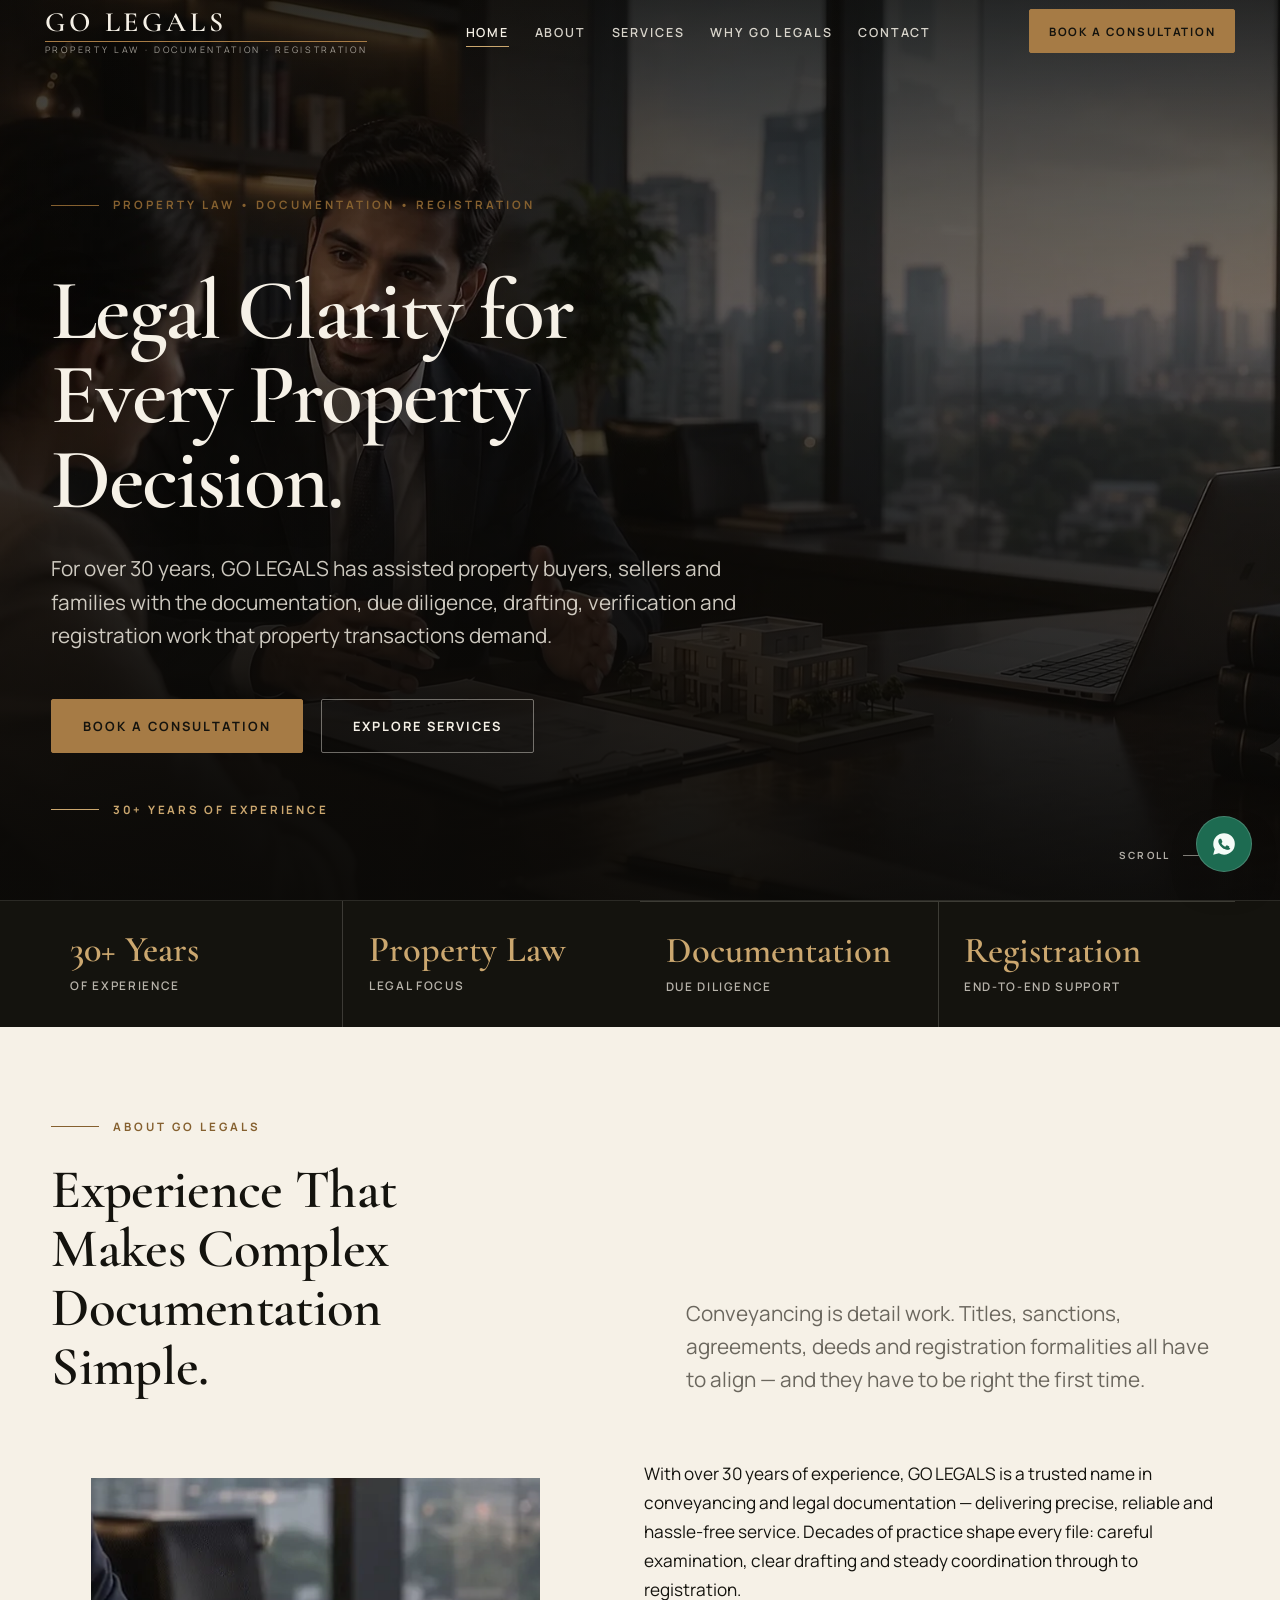
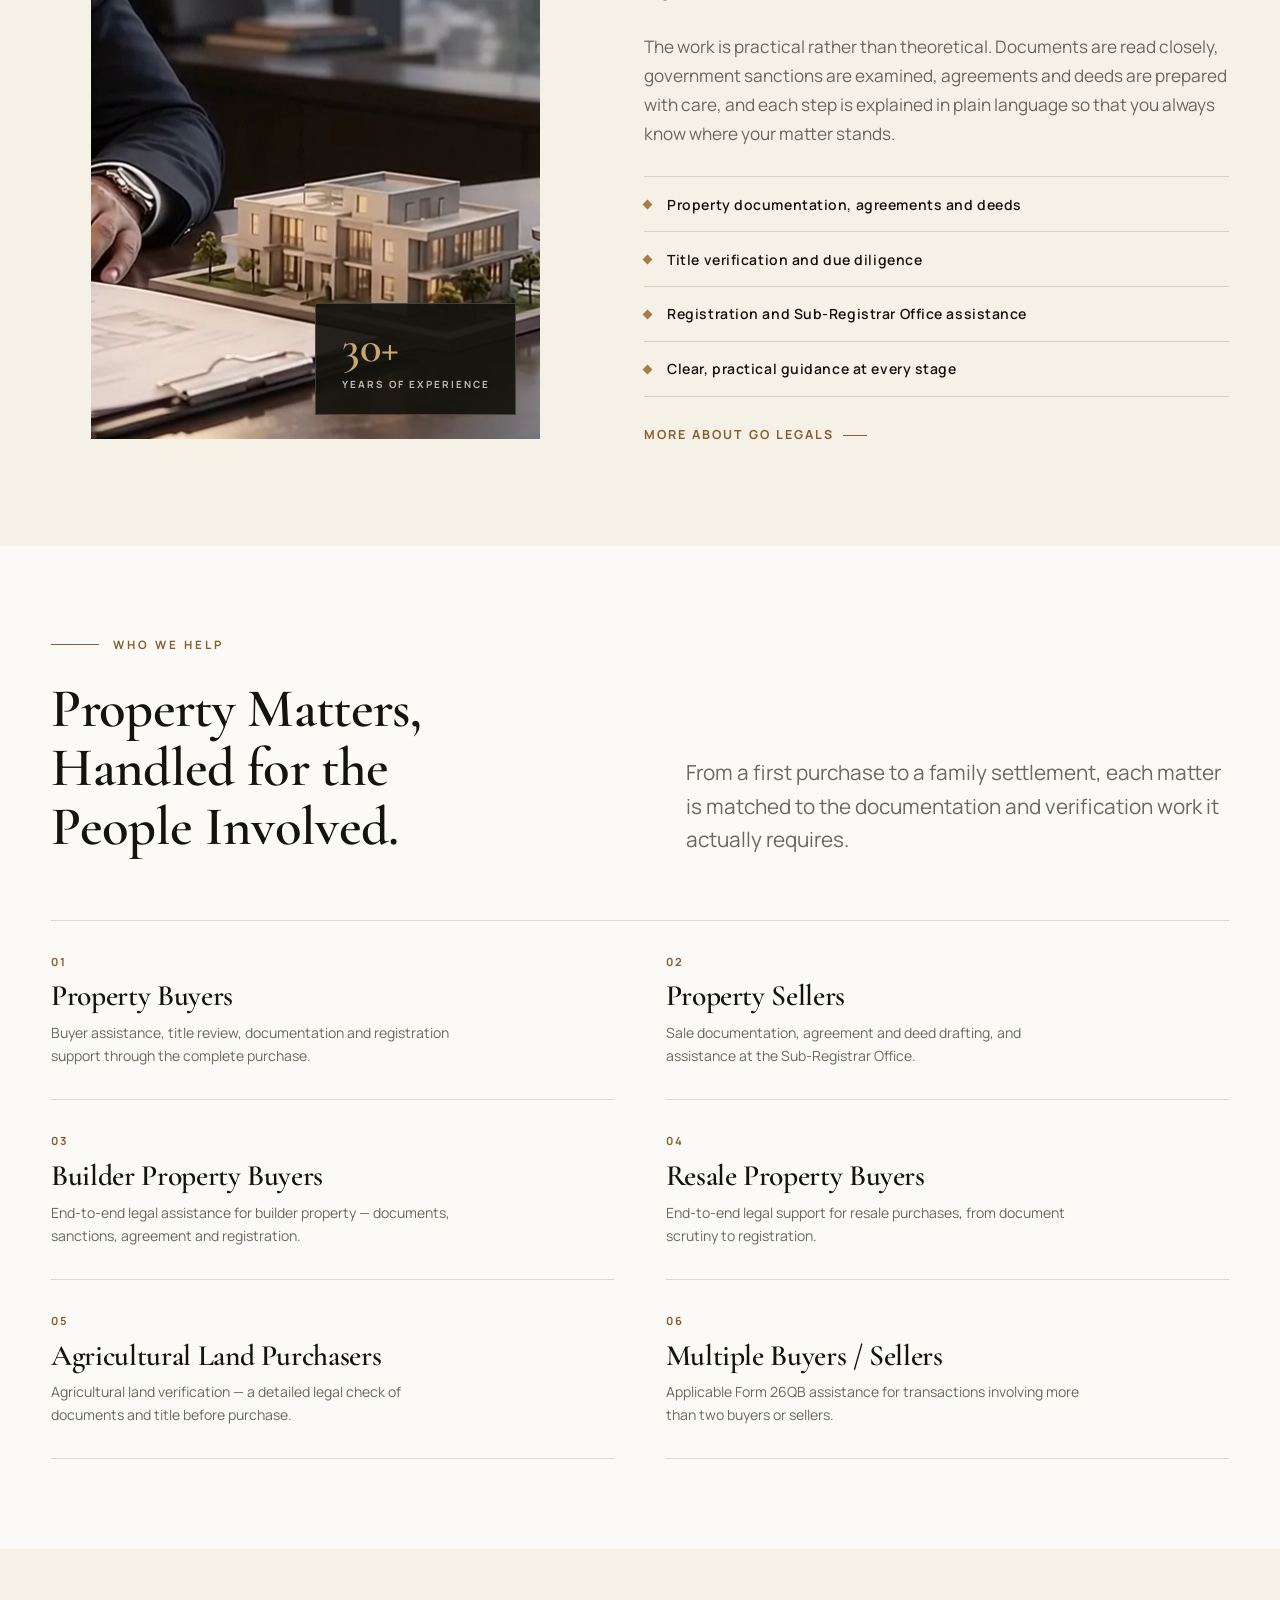
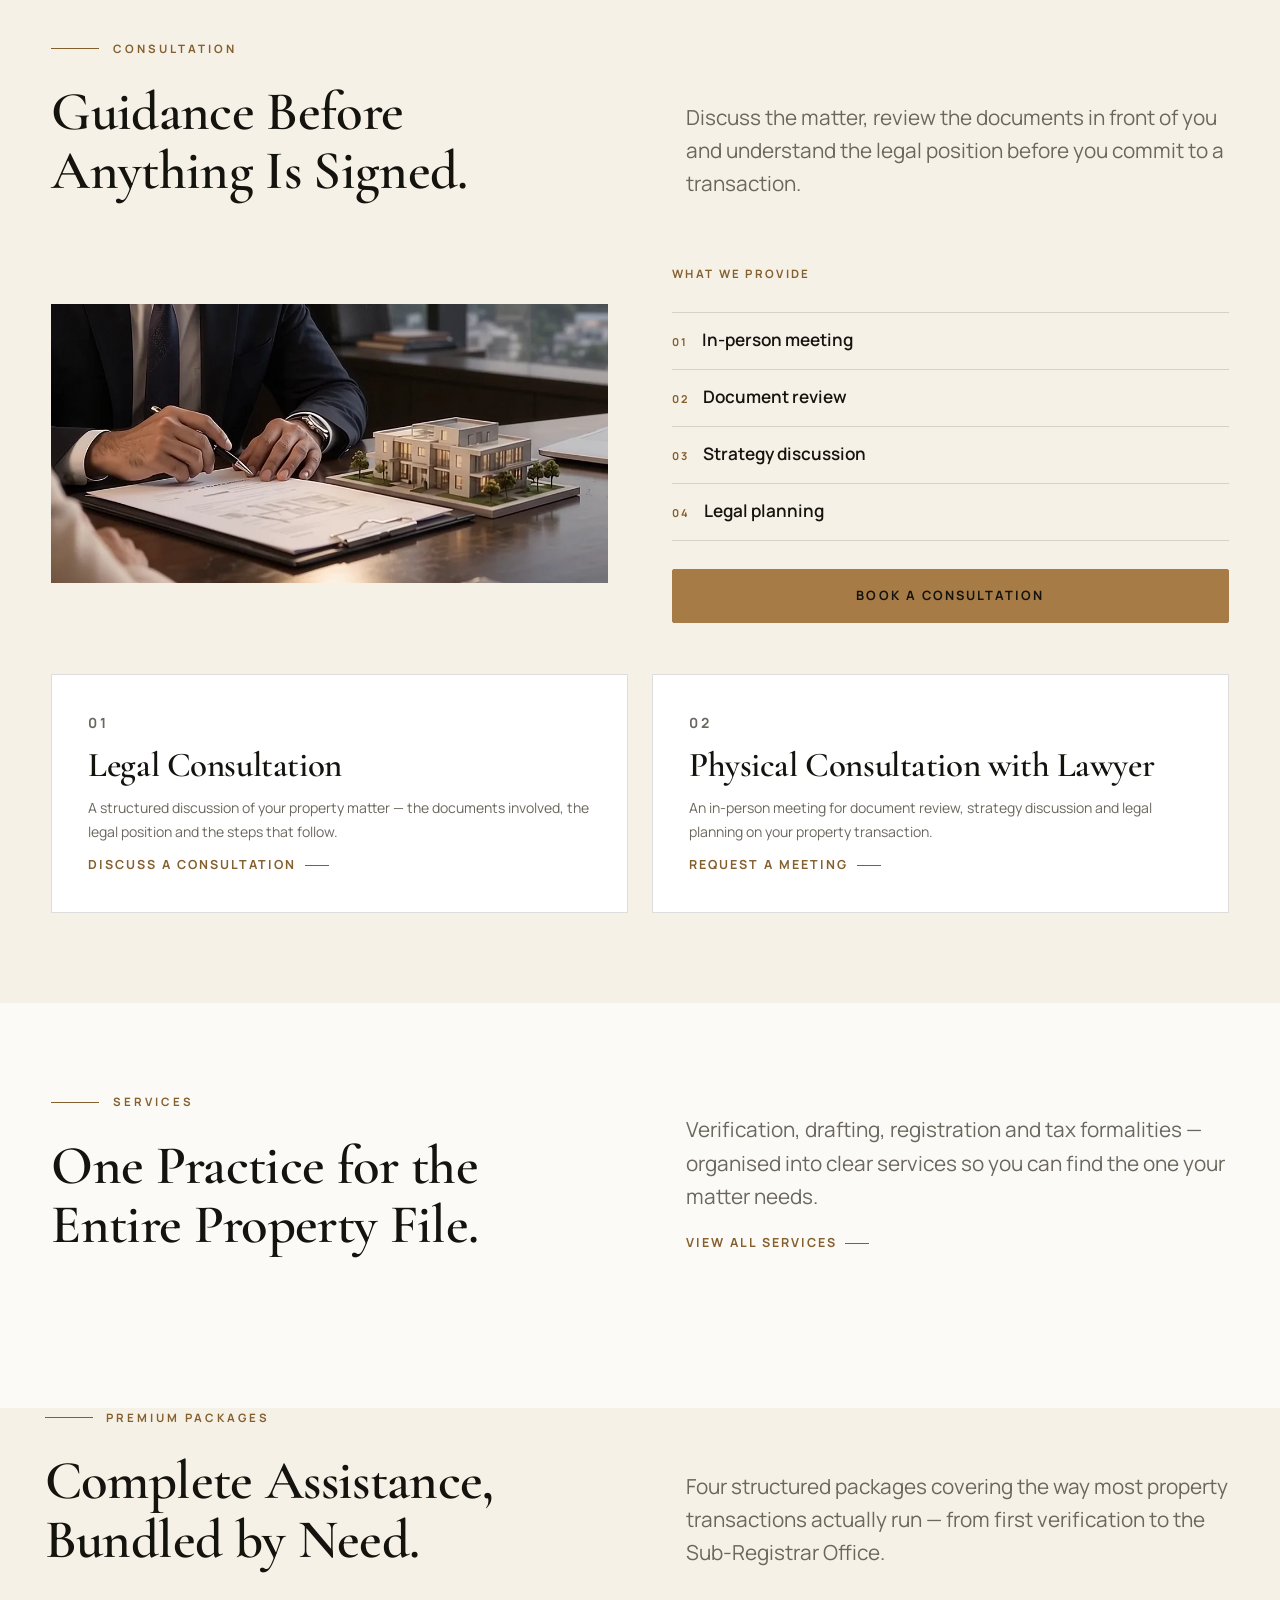
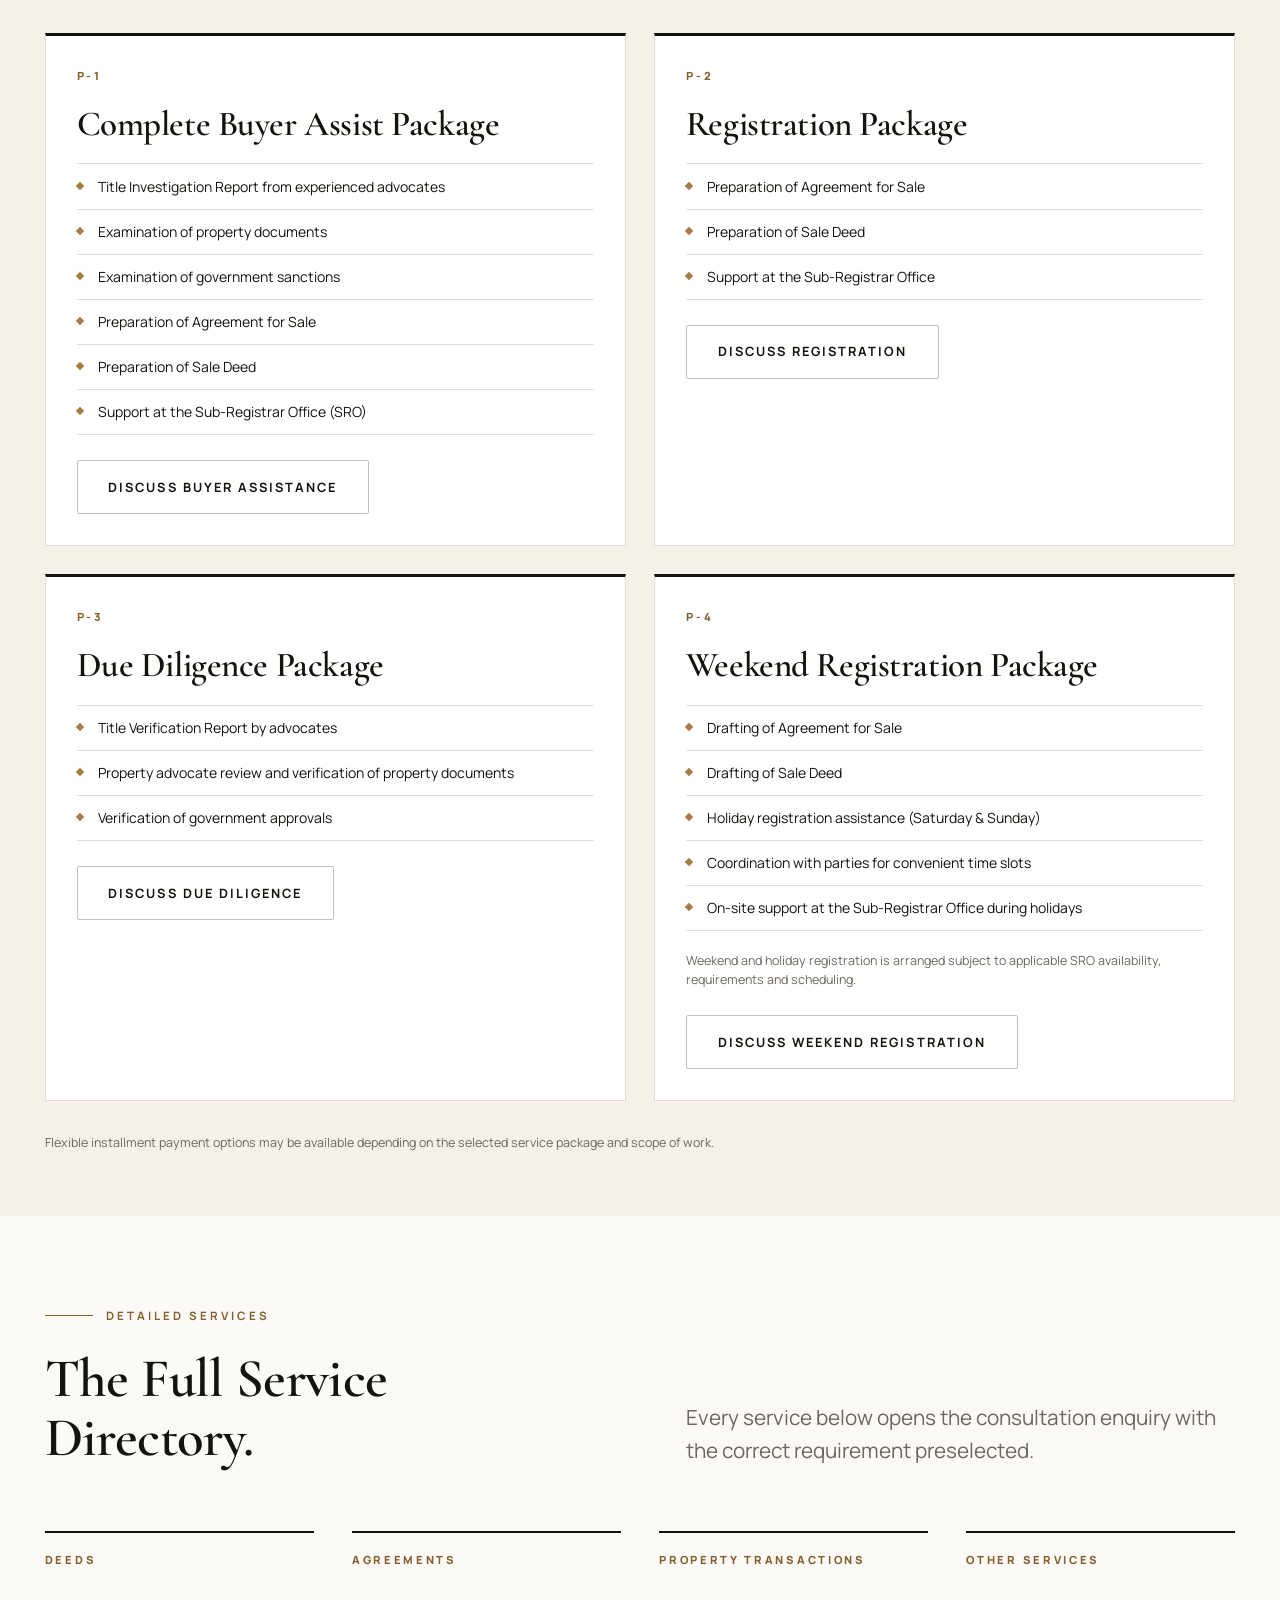
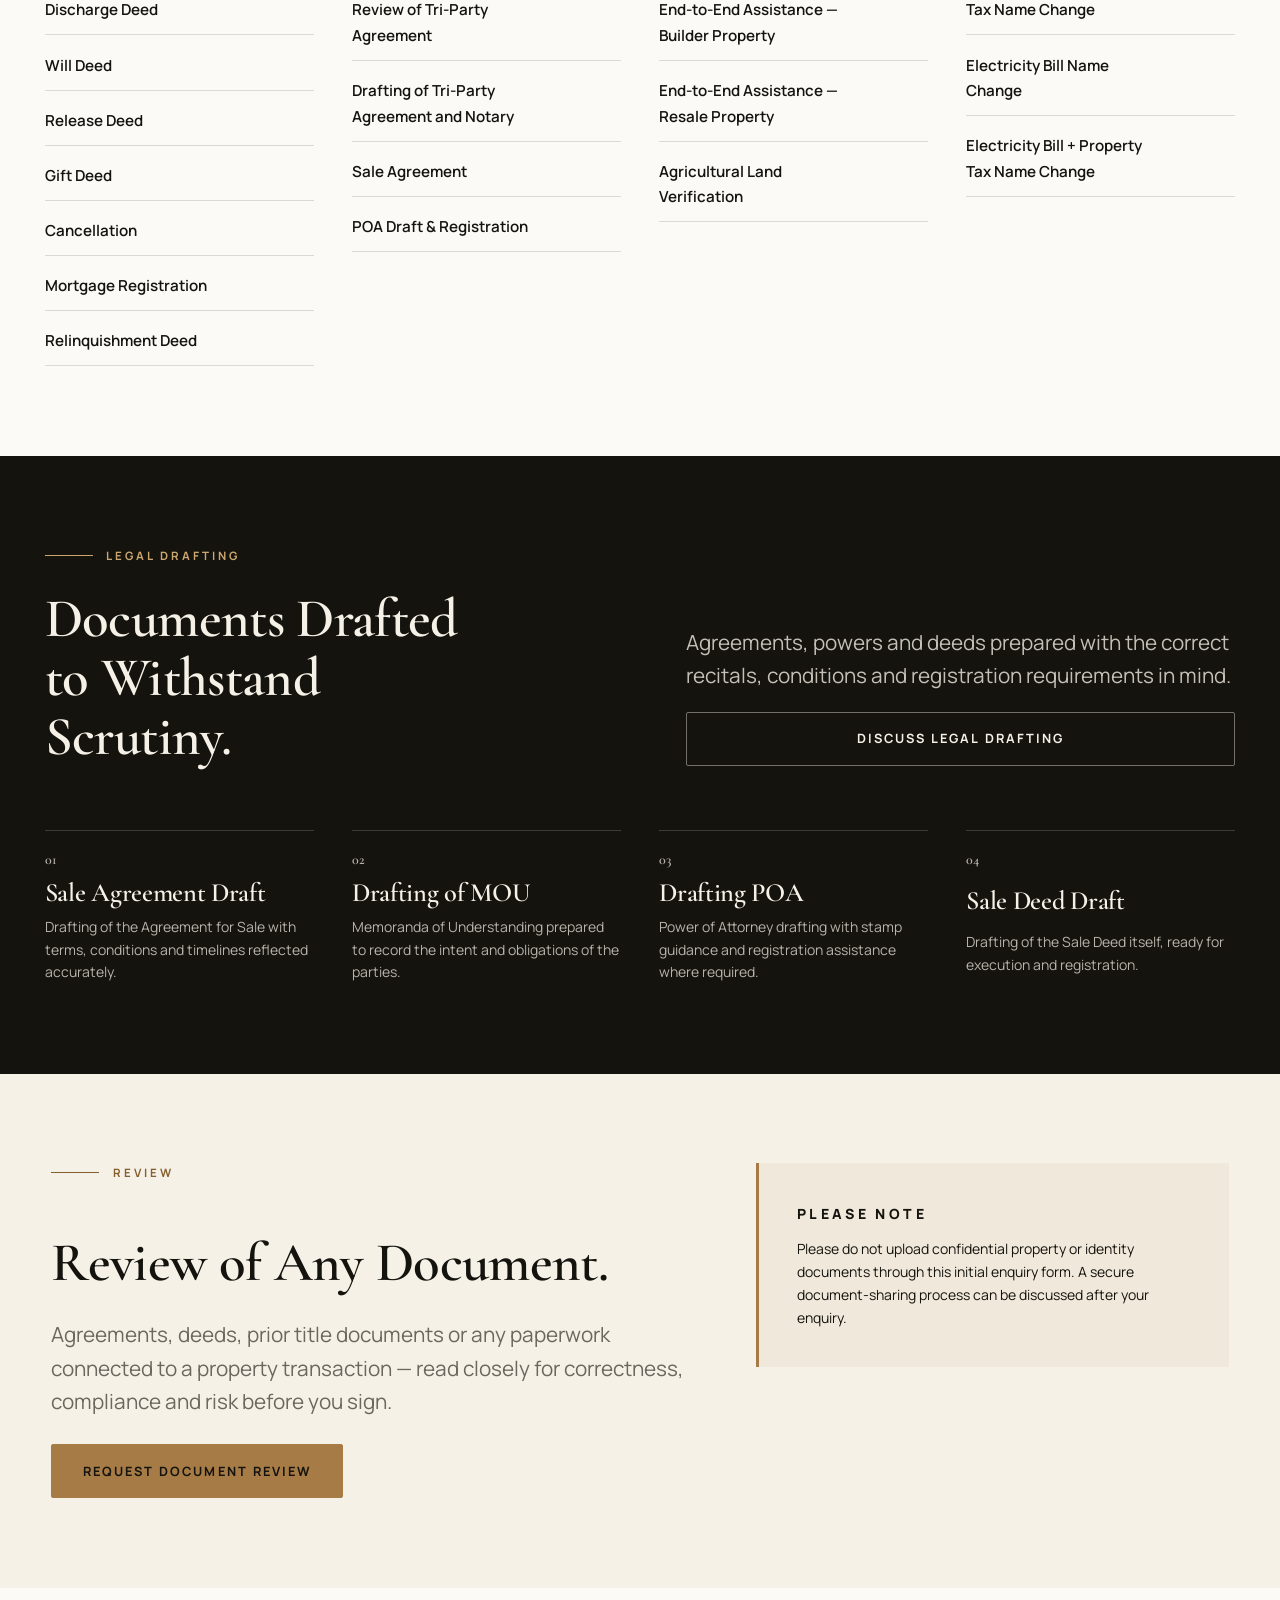
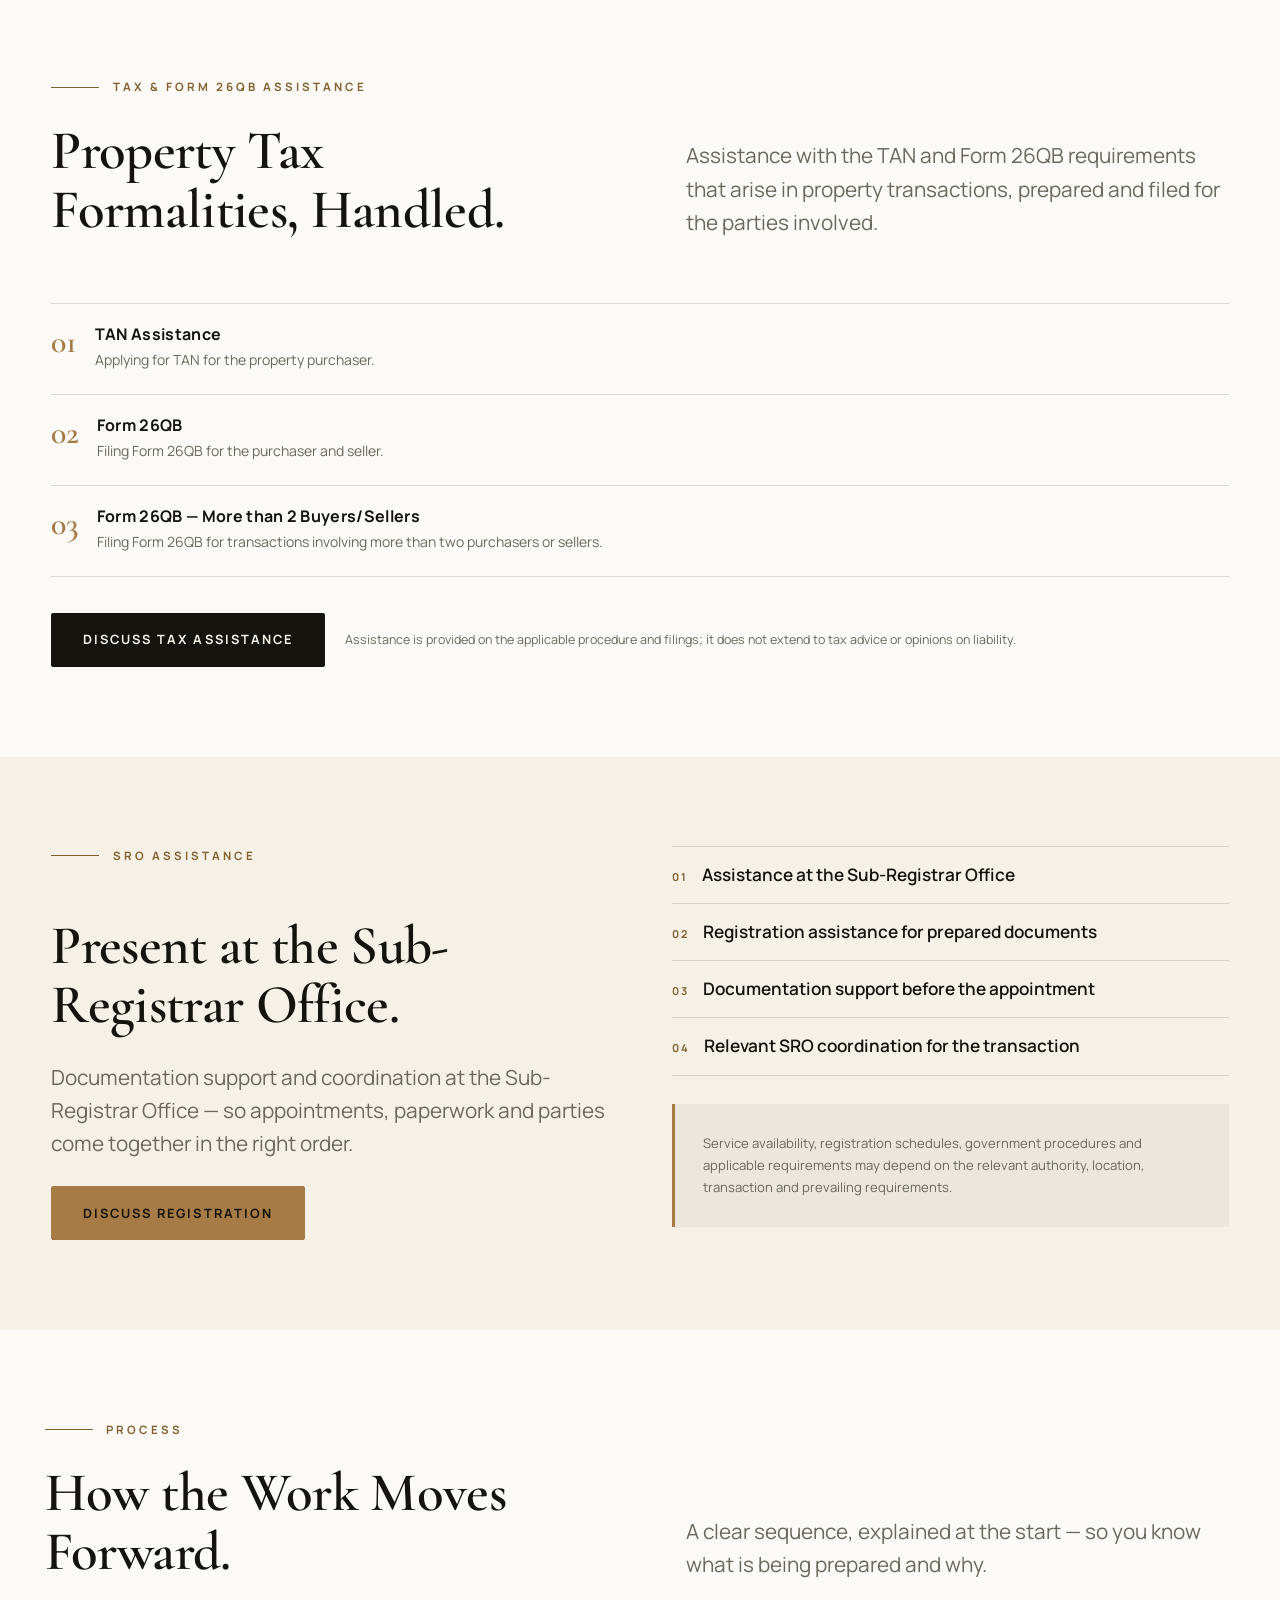
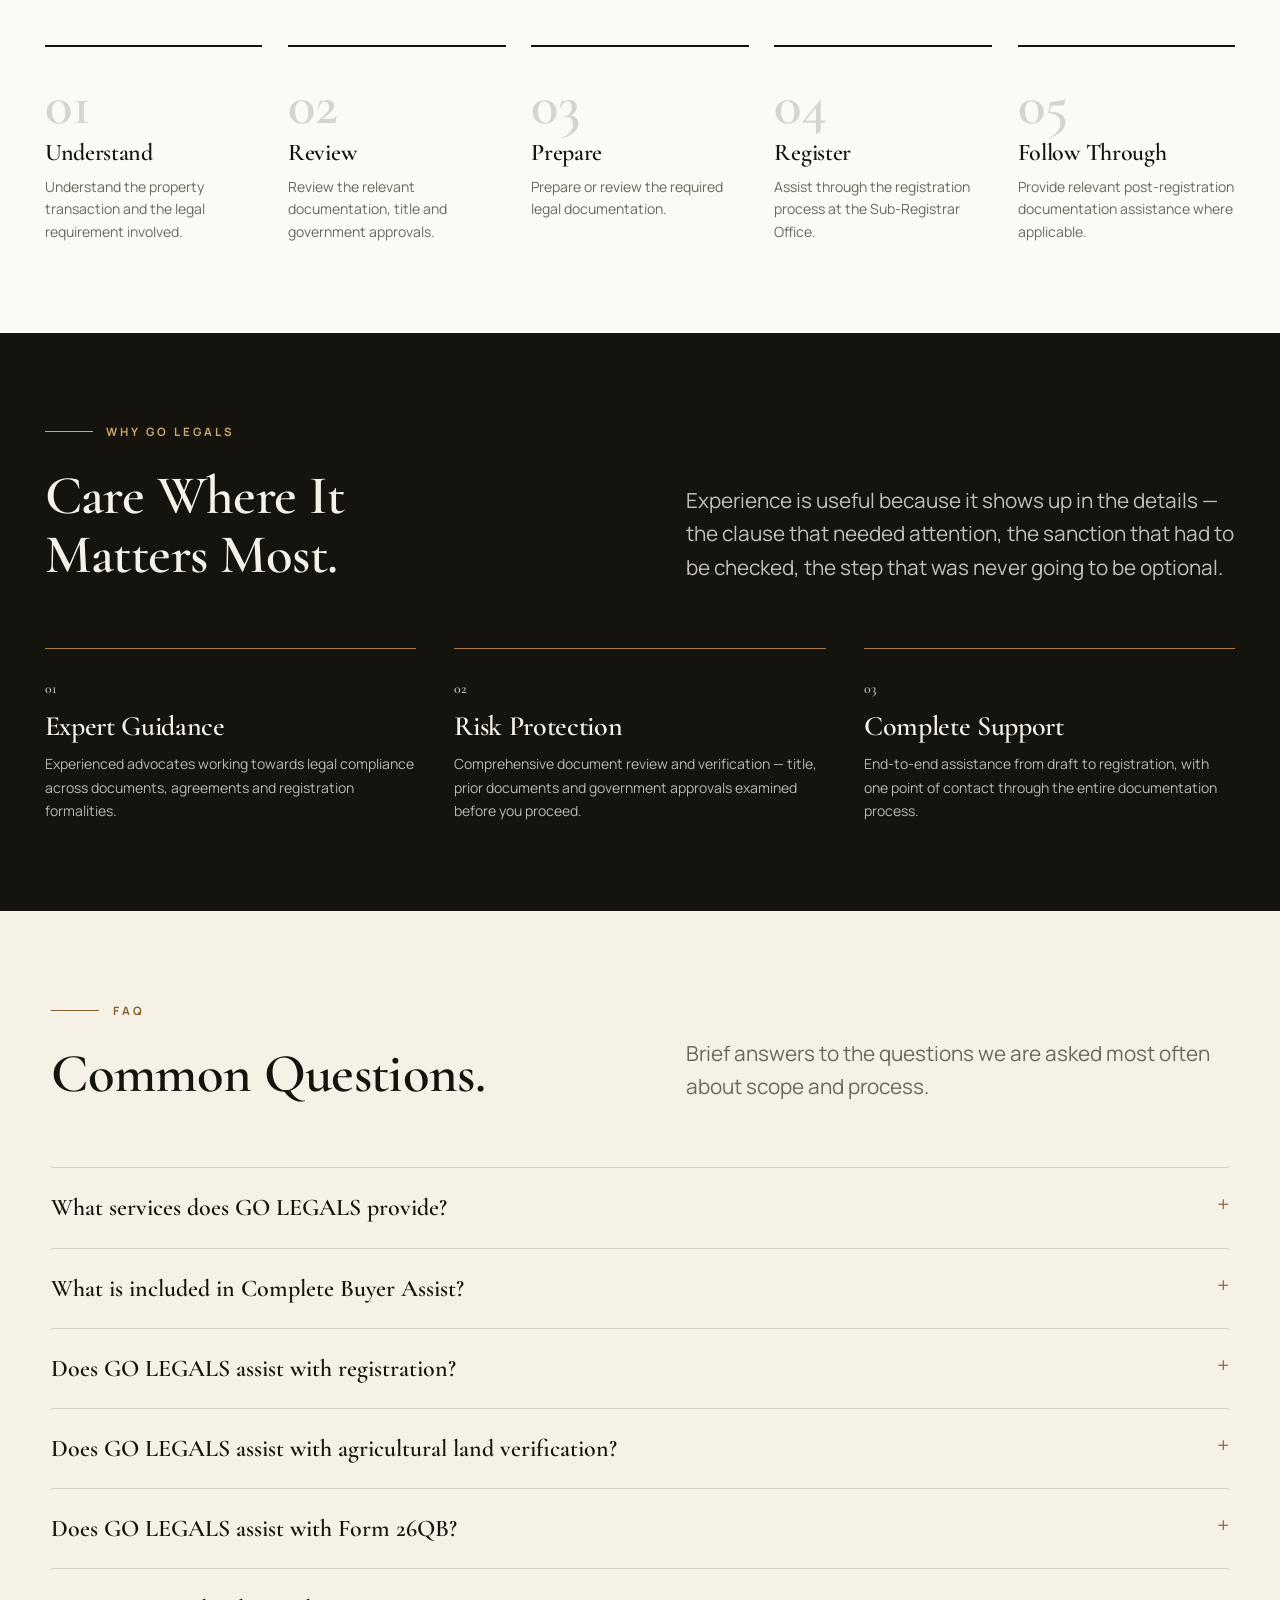
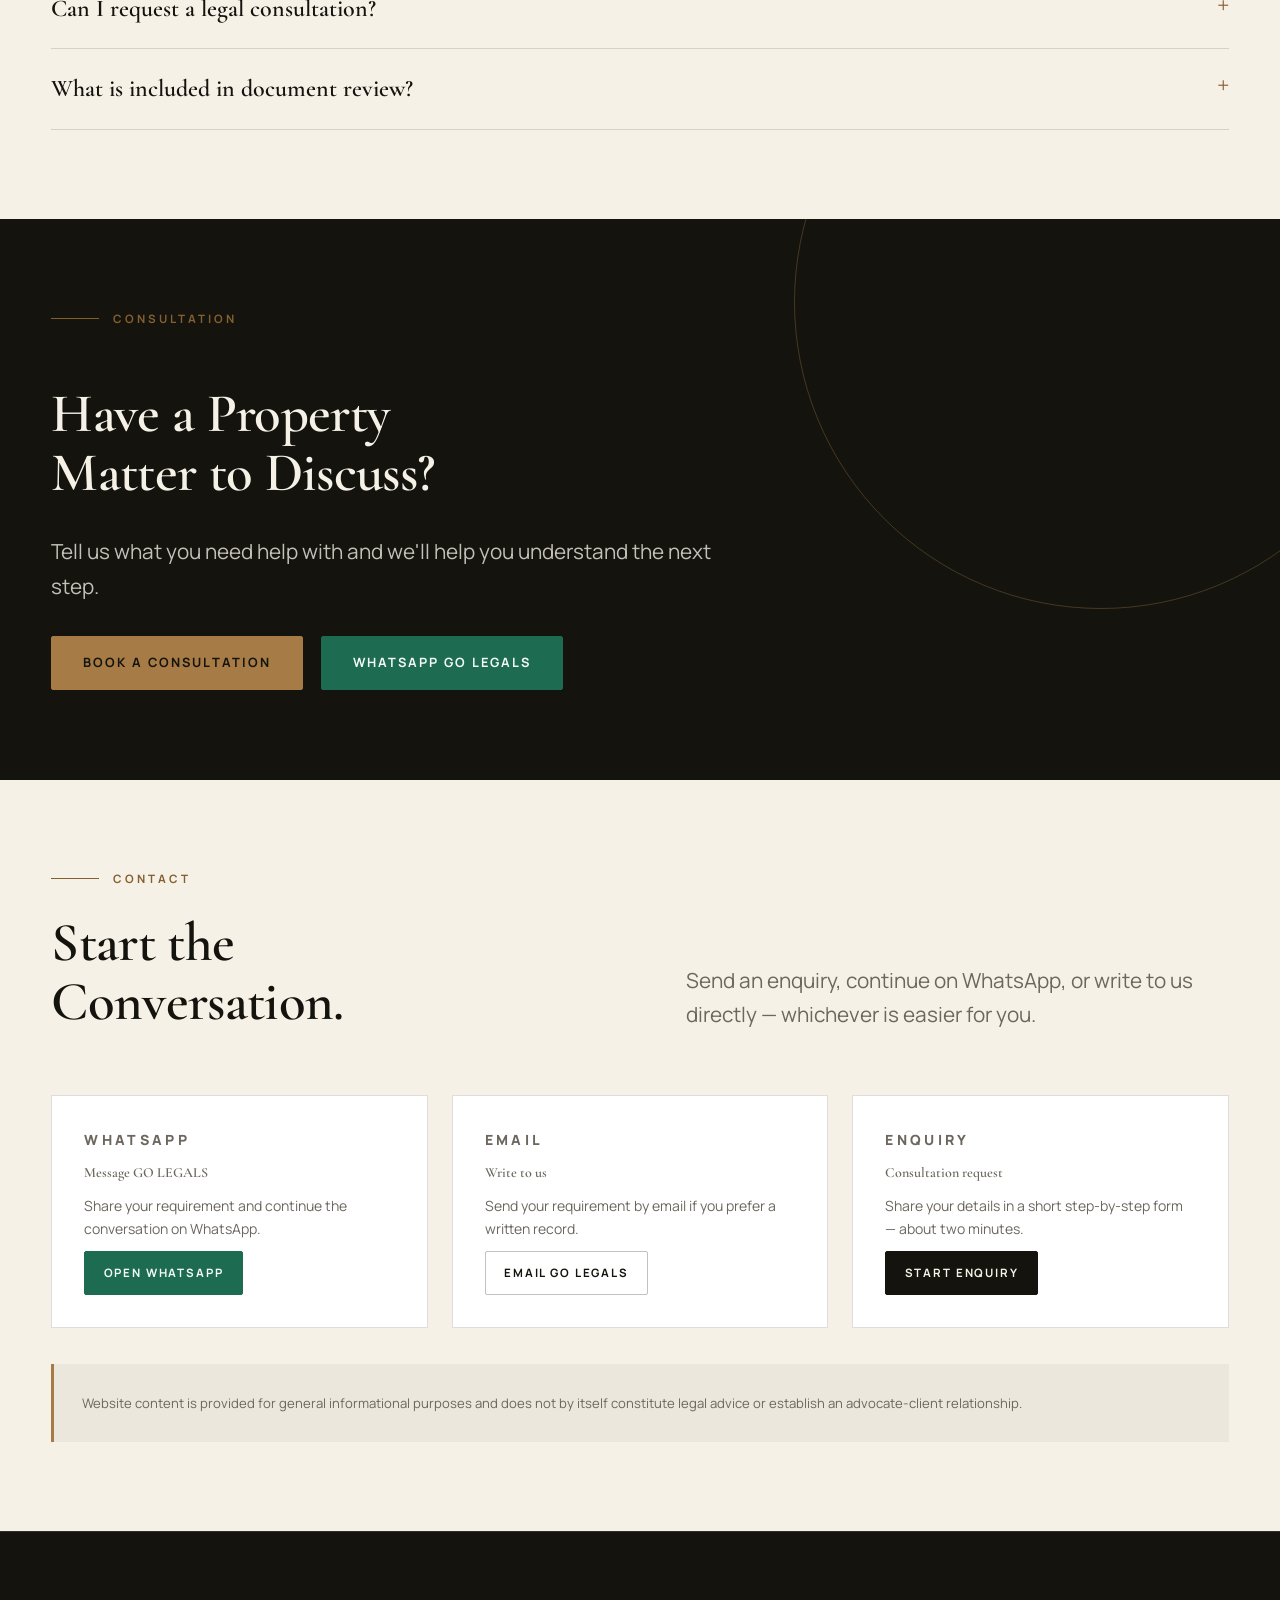
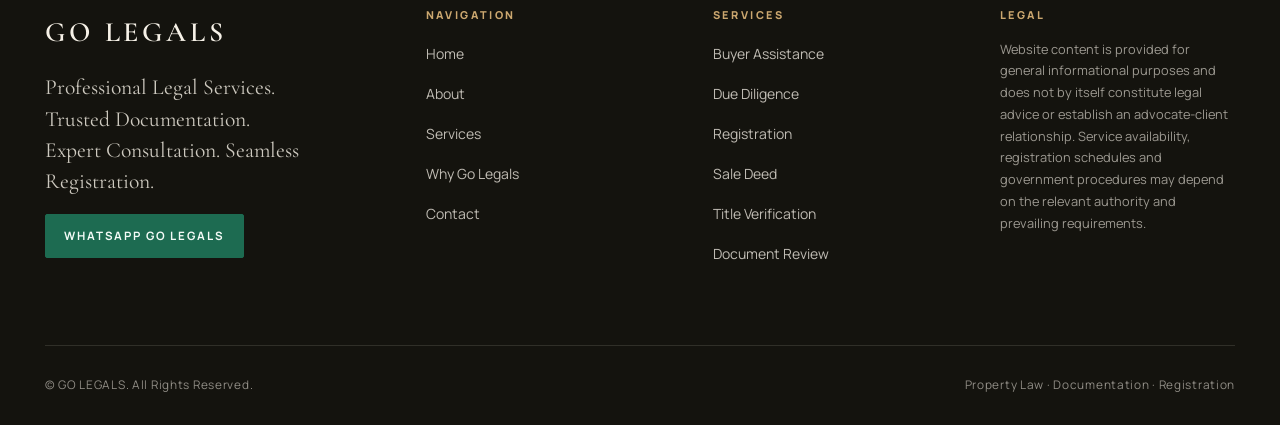
<file: index.html>
<!DOCTYPE html>
<html lang="en">
<head>
<meta charset="utf-8">
<meta name="viewport" content="width=device-width, initial-scale=1">
<title>GO LEGALS | Property Law, Documentation &amp; Registration</title>
<meta name="description" content="GO LEGALS provides professional legal services for property documentation, title verification, due diligence, drafting and registration assistance.">
<meta name="robots" content="index, follow">
<meta name="theme-color" content="#14130E">
<meta property="og:type" content="website">
<meta property="og:title" content="GO LEGALS | Property Law, Documentation &amp; Registration">
<meta property="og:description" content="Professional legal services. Trusted documentation. Expert consultation. Seamless registration — with 30+ years of experience in property law.">
<meta property="og:image" content="assets/images/og-cover.jpg">
<meta name="twitter:card" content="summary_large_image">
<meta name="twitter:title" content="GO LEGALS | Property Law, Documentation &amp; Registration">
<meta name="twitter:description" content="Property documentation, title verification, due diligence, drafting and registration assistance.">
<meta name="twitter:image" content="assets/images/og-cover.jpg">
<link rel="icon" href="assets/logo/favicon.svg" type="image/svg+xml">
<link rel="preload" href="assets/fonts/cormorant-garamond-latin.woff2" as="font" type="font/woff2" crossorigin>
<link rel="preload" href="assets/fonts/manrope-latin.woff2" as="font" type="font/woff2" crossorigin>
<link rel="stylesheet" href="css/style.css">
<link rel="stylesheet" href="css/responsive.css">
<script src="js/script.js" defer></script>
<noscript><style>.reveal{opacity:1;transform:none}</style></noscript>
</head>
<body>
<a class="skip-link" href="#main">Skip to content</a>

<header class="site-header" data-header>
  <div class="site-header__inner container-wide">
    <a class="brand" href="index.html" aria-label="GO LEGALS — home">
      <span class="brand__name">GO LEGALS</span>
      <span class="brand__rule"></span>
      <span class="brand__tag">Property Law · Documentation · Registration</span>
    </a>
    <nav class="nav" aria-label="Primary">
      <ul class="nav-list">
        <li><a class="nav-link" href="index.html" aria-current="page">Home</a></li>
        <li><a class="nav-link" href="about.html">About</a></li>
        <li><a class="nav-link" href="services.html">Services</a></li>
        <li><a class="nav-link" href="index.html#why-go-legals">Why Go Legals</a></li>
        <li><a class="nav-link" href="contact.html">Contact</a></li>
      </ul>
    </nav>
    <a class="btn btn-primary btn-sm header-cta" href="contact.html#enquire" data-enquiry="">Book a Consultation</a>
    <button class="nav-toggle" type="button" data-nav-toggle aria-expanded="false" aria-controls="mobileNav">
      <span class="nav-toggle__bars" aria-hidden="true"><span></span><span></span></span>
      Menu
    </button>
  </div>
</header>

<div class="mobile-nav" id="mobileNav" data-mobile-nav aria-hidden="true">
  <div class="mobile-nav__top">
    <span class="brand__name">GO LEGALS</span>
    <button class="mobile-nav__close" type="button" data-nav-close aria-label="Close menu">&times;</button>
  </div>
  <nav class="mobile-nav__list" aria-label="Mobile">
    <a class="mobile-nav__link" href="index.html"><span>01</span> Home</a>
    <a class="mobile-nav__link" href="about.html"><span>02</span> About</a>
    <a class="mobile-nav__link" href="services.html"><span>03</span> Services</a>
    <a class="mobile-nav__link" href="index.html#why-go-legals"><span>04</span> Why Go Legals</a>
    <a class="mobile-nav__link" href="contact.html"><span>05</span> Contact</a>
  </nav>
  <div class="mobile-nav__foot">
    <a class="btn btn-primary" href="contact.html#enquire" data-enquiry="">Book a Consultation</a>
    <a class="btn btn-outline-light" data-wa-link href="https://wa.me/91XXXXXXXXXX" target="_blank" rel="noopener">WhatsApp GO LEGALS</a>
  </div>
</div>

<main id="main" class="site-main">

  <section class="hero">
    <div class="hero__media">
      <video class="hero-video" data-hero-video autoplay muted loop playsinline preload="metadata" poster="assets/images/hero-poster.webp" aria-hidden="true">
        <source src="assets/video/go-legals-hero.mp4" type="video/mp4">
      </video>
    </div>
    <div class="hero__overlay"></div>
    <div class="hero__content">
      <p class="eyebrow">Property Law • Documentation • Registration</p>
      <h1 class="display hero__title">Legal Clarity for Every Property Decision.</h1>
      <p class="hero__copy">For over 30 years, GO LEGALS has assisted property buyers, sellers and families with the documentation, due diligence, drafting, verification and registration work that property transactions demand.</p>
      <div class="hero__actions">
        <a class="btn btn-primary" href="contact.html#enquire" data-enquiry="">Book a Consultation</a>
        <a class="btn btn-outline-light" href="services.html">Explore Services</a>
      </div>
      <p class="hero__trust">30+ Years of Experience</p>
    </div>
    <p class="scroll-cue" aria-hidden="true">Scroll</p>
  </section>

  <section class="trust-strip" aria-label="GO LEGALS at a glance">
    <div class="container-wide trust-strip__grid">
      <div class="trust-item"><span class="trust-item__k">30+ Years</span><span class="trust-item__v">Of Experience</span></div>
      <div class="trust-item"><span class="trust-item__k">Property Law</span><span class="trust-item__v">Legal Focus</span></div>
      <div class="trust-item"><span class="trust-item__k">Documentation</span><span class="trust-item__v">Due Diligence</span></div>
      <div class="trust-item"><span class="trust-item__k">Registration</span><span class="trust-item__v">End-to-End Support</span></div>
    </div>
  </section>

  <section class="section" id="about">
    <div class="container">
      <div class="section-head reveal">
        <div class="section-head__title">
          <p class="eyebrow">About GO LEGALS</p>
          <h2 class="h2">Experience That Makes Complex Documentation Simple.</h2>
        </div>
        <div class="section-head__body">
          <p class="lede">Conveyancing is detail work. Titles, sanctions, agreements, deeds and registration formalities all have to align — and they have to be right the first time.</p>
        </div>
      </div>

      <div class="about">
        <figure class="about__media reveal">
          <img src="assets/images/property-detail.webp" width="900" height="560" loading="lazy" decoding="async" alt="Architectural property model beside legal reference books on a consultation desk">
          <figcaption class="about__badge"><b>30+</b><span>Years of Experience</span></figcaption>
        </figure>
        <div class="about__body reveal" style="--d:.1s">
          <p>With over 30 years of experience, GO LEGALS is a trusted name in conveyancing and legal documentation — delivering precise, reliable and hassle-free service. Decades of practice shape every file: careful examination, clear drafting and steady coordination through to registration.</p>
          <p class="muted">The work is practical rather than theoretical. Documents are read closely, government sanctions are examined, agreements and deeds are prepared with care, and each step is explained in plain language so that you always know where your matter stands.</p>
          <ul class="about__points">
            <li class="about__point">Property documentation, agreements and deeds</li>
            <li class="about__point">Title verification and due diligence</li>
            <li class="about__point">Registration and Sub-Registrar Office assistance</li>
            <li class="about__point">Clear, practical guidance at every stage</li>
          </ul>
          <a class="link-arrow" href="about.html">More about GO LEGALS</a>
        </div>
      </div>
    </div>
  </section>

  <section class="section section--paper" id="who-we-help">
    <div class="container">
      <div class="section-head reveal">
        <div class="section-head__title">
          <p class="eyebrow">Who We Help</p>
          <h2 class="h2">Property Matters, Handled for the People Involved.</h2>
        </div>
        <div class="section-head__body">
          <p class="lede">From a first purchase to a family settlement, each matter is matched to the documentation and verification work it actually requires.</p>
        </div>
      </div>

      <div class="audience-grid reveal">
        <article class="audience-item">
          <p class="audience-item__idx">01</p>
          <h3 class="audience-item__title">Property Buyers</h3>
          <p class="audience-item__copy">Buyer assistance, title review, documentation and registration support through the complete purchase.</p>
        </article>
        <article class="audience-item">
          <p class="audience-item__idx">02</p>
          <h3 class="audience-item__title">Property Sellers</h3>
          <p class="audience-item__copy">Sale documentation, agreement and deed drafting, and assistance at the Sub-Registrar Office.</p>
        </article>
        <article class="audience-item">
          <p class="audience-item__idx">03</p>
          <h3 class="audience-item__title">Builder Property Buyers</h3>
          <p class="audience-item__copy">End-to-end legal assistance for builder property — documents, sanctions, agreement and registration.</p>
        </article>
        <article class="audience-item">
          <p class="audience-item__idx">04</p>
          <h3 class="audience-item__title">Resale Property Buyers</h3>
          <p class="audience-item__copy">End-to-end legal support for resale purchases, from document scrutiny to registration.</p>
        </article>
        <article class="audience-item">
          <p class="audience-item__idx">05</p>
          <h3 class="audience-item__title">Agricultural Land Purchasers</h3>
          <p class="audience-item__copy">Agricultural land verification — a detailed legal check of documents and title before purchase.</p>
        </article>
        <article class="audience-item">
          <p class="audience-item__idx">06</p>
          <h3 class="audience-item__title">Multiple Buyers / Sellers</h3>
          <p class="audience-item__copy">Applicable Form 26QB assistance for transactions involving more than two buyers or sellers.</p>
        </article>
      </div>
    </div>
  </section>

  <section class="section" id="consultation">
    <div class="container">
      <div class="section-head reveal">
        <div class="section-head__title">
          <p class="eyebrow">Consultation</p>
          <h2 class="h2">Guidance Before Anything Is Signed.</h2>
        </div>
        <div class="section-head__body">
          <p class="lede">Discuss the matter, review the documents in front of you and understand the legal position before you commit to a transaction.</p>
        </div>
      </div>

      <div class="consult">
        <div class="consult__media reveal">
          <img src="assets/images/documentation-detail.webp" width="1000" height="500" loading="lazy" decoding="async" alt="Property documents being reviewed during a legal consultation">
        </div>
        <div class="consult__body reveal" style="--d:.1s">
          <p class="tag">What we provide</p>
          <ul class="consult__list">
            <li data-idx="01">In-person meeting</li>
            <li data-idx="02">Document review</li>
            <li data-idx="03">Strategy discussion</li>
            <li data-idx="04">Legal planning</li>
          </ul>
          <a class="btn btn-primary" href="contact.html#enquire" data-enquiry="Legal Consultation">Book a Consultation</a>
        </div>
      </div>

      <div class="consult-cards reveal" style="margin-top: clamp(2rem, 4vw, 3.5rem)">
        <article class="consult-card">
          <p class="tag">01</p>
          <h3 class="h3">Legal Consultation</h3>
          <p>A structured discussion of your property matter — the documents involved, the legal position and the steps that follow.</p>
          <a class="link-arrow" href="contact.html#enquire" data-enquiry="Legal Consultation">Discuss a consultation</a>
        </article>
        <article class="consult-card">
          <p class="tag">02</p>
          <h3 class="h3">Physical Consultation with Lawyer</h3>
          <p>An in-person meeting for document review, strategy discussion and legal planning on your property transaction.</p>
          <a class="link-arrow" href="contact.html#enquire" data-enquiry="Physical Consultation with Lawyer">Request a meeting</a>
        </article>
      </div>
    </div>
  </section>

  <section class="section section--paper" id="services-intro">
    <div class="container">
      <div class="section-head reveal">
        <div class="section-head__title">
          <p class="eyebrow">Services</p>
          <h2 class="h2">One Practice for the Entire Property File.</h2>
        </div>
        <div class="section-head__body">
          <p class="lede">Verification, drafting, registration and tax formalities — organised into clear services so you can find the one your matter needs.</p>
          <a class="link-arrow" href="services.html">View all services</a>
        </div>
      </div>
    </div>
  </section>

  <section class="section section--tight" id="packages" style="padding-top: 0">
    <div class="container-wide">
      <div class="section-head reveal">
        <div class="section-head__title">
          <p class="eyebrow">Premium Packages</p>
          <h2 class="h2">Complete Assistance, Bundled by Need.</h2>
        </div>
        <div class="section-head__body">
          <p class="lede">Four structured packages covering the way most property transactions actually run — from first verification to the Sub-Registrar Office.</p>
        </div>
      </div>

      <div class="pkg-grid">
        <article class="pkg reveal">
          <p class="pkg__code">P-1</p>
          <h3 class="pkg__title">Complete Buyer Assist Package</h3>
          <ul class="pkg__list">
            <li>Title Investigation Report from experienced advocates</li>
            <li>Examination of property documents</li>
            <li>Examination of government sanctions</li>
            <li>Preparation of Agreement for Sale</li>
            <li>Preparation of Sale Deed</li>
            <li>Support at the Sub-Registrar Office (SRO)</li>
          </ul>
          <a class="btn btn-outline pkg__cta" href="contact.html#enquire" data-enquiry="Complete Buyer Assist Package">Discuss Buyer Assistance</a>
        </article>

        <article class="pkg reveal" style="--d:.08s">
          <p class="pkg__code">P-2</p>
          <h3 class="pkg__title">Registration Package</h3>
          <ul class="pkg__list">
            <li>Preparation of Agreement for Sale</li>
            <li>Preparation of Sale Deed</li>
            <li>Support at the Sub-Registrar Office</li>
          </ul>
          <a class="btn btn-outline pkg__cta" href="contact.html#enquire" data-enquiry="Registration Package">Discuss Registration</a>
        </article>

        <article class="pkg reveal" style="--d:.16s">
          <p class="pkg__code">P-3</p>
          <h3 class="pkg__title">Due Diligence Package</h3>
          <ul class="pkg__list">
            <li>Title Verification Report by advocates</li>
            <li>Property advocate review and verification of property documents</li>
            <li>Verification of government approvals</li>
          </ul>
          <a class="btn btn-outline pkg__cta" href="contact.html#enquire" data-enquiry="Due Diligence Package">Discuss Due Diligence</a>
        </article>

        <article class="pkg reveal" style="--d:.24s">
          <p class="pkg__code">P-4</p>
          <h3 class="pkg__title">Weekend Registration Package</h3>
          <ul class="pkg__list">
            <li>Drafting of Agreement for Sale</li>
            <li>Drafting of Sale Deed</li>
            <li>Holiday registration assistance (Saturday &amp; Sunday)</li>
            <li>Coordination with parties for convenient time slots</li>
            <li>On-site support at the Sub-Registrar Office during holidays</li>
          </ul>
          <p class="pkg__note">Weekend and holiday registration is arranged subject to applicable SRO availability, requirements and scheduling.</p>
          <a class="btn btn-outline pkg__cta" href="contact.html#enquire" data-enquiry="Weekend Registration Package">Discuss Weekend Registration</a>
        </article>
      </div>

      <p class="pkg__note reveal" style="margin-top: clamp(1.25rem, 3vw, 2rem)">Flexible installment payment options may be available depending on the selected service package and scope of work.</p>
    </div>
  </section>

  <section class="section section--paper" id="detailed-services">
    <div class="container-wide">
      <div class="section-head reveal">
        <div class="section-head__title">
          <p class="eyebrow">Detailed Services</p>
          <h2 class="h2">The Full Service Directory.</h2>
        </div>
        <div class="section-head__body">
          <p class="lede">Every service below opens the consultation enquiry with the correct requirement preselected.</p>
        </div>
      </div>

      <div class="dir-grid reveal">
        <div class="dir-col">
          <p class="dir-col__title">Deeds</p>
          <a class="dir-item" href="contact.html#enquire" data-enquiry="Discharge Deed"><span>Discharge Deed</span><span>Discuss</span></a>
          <a class="dir-item" href="contact.html#enquire" data-enquiry="Will Deed"><span>Will Deed</span><span>Discuss</span></a>
          <a class="dir-item" href="contact.html#enquire" data-enquiry="Release Deed"><span>Release Deed</span><span>Discuss</span></a>
          <a class="dir-item" href="contact.html#enquire" data-enquiry="Gift Deed"><span>Gift Deed</span><span>Discuss</span></a>
          <a class="dir-item" href="contact.html#enquire" data-enquiry="Cancellation"><span>Cancellation</span><span>Discuss</span></a>
          <a class="dir-item" href="contact.html#enquire" data-enquiry="Mortgage Registration"><span>Mortgage Registration</span><span>Discuss</span></a>
          <a class="dir-item" href="contact.html#enquire" data-enquiry="Relinquishment Deed"><span>Relinquishment Deed</span><span>Discuss</span></a>
        </div>

        <div class="dir-col">
          <p class="dir-col__title">Agreements</p>
          <a class="dir-item" href="contact.html#enquire" data-enquiry="Review of Tri-Party Agreement"><span>Review of Tri-Party Agreement</span><span>Discuss</span></a>
          <a class="dir-item" href="contact.html#enquire" data-enquiry="Tri-Party Agreement"><span>Drafting of Tri-Party Agreement and Notary</span><span>Discuss</span></a>
          <a class="dir-item" href="contact.html#enquire" data-enquiry="Sale Agreement"><span>Sale Agreement</span><span>Discuss</span></a>
          <a class="dir-item" href="contact.html#enquire" data-enquiry="POA Draft & Registration"><span>POA Draft &amp; Registration</span><span>Discuss</span></a>
        </div>

        <div class="dir-col">
          <p class="dir-col__title">Property Transactions</p>
          <a class="dir-item" href="contact.html#enquire" data-enquiry="Builder Property"><span>End-to-End Assistance — Builder Property</span><span>Discuss</span></a>
          <a class="dir-item" href="contact.html#enquire" data-enquiry="Resale Property"><span>End-to-End Assistance — Resale Property</span><span>Discuss</span></a>
          <a class="dir-item" href="contact.html#enquire" data-enquiry="Agricultural Land Verification"><span>Agricultural Land Verification</span><span>Discuss</span></a>
        </div>

        <div class="dir-col">
          <p class="dir-col__title">Other Services</p>
          <a class="dir-item" href="contact.html#enquire" data-enquiry="Tax Name Change"><span>Tax Name Change</span><span>Discuss</span></a>
          <a class="dir-item" href="contact.html#enquire" data-enquiry="Electricity Bill Name Change"><span>Electricity Bill Name Change</span><span>Discuss</span></a>
          <a class="dir-item" href="contact.html#enquire" data-enquiry="Electricity Bill Name Change with Property Tax Name Change"><span>Electricity Bill + Property Tax Name Change</span><span>Discuss</span></a>
        </div>
      </div>
    </div>
  </section>

  <section class="section section--ink" id="legal-drafting">
    <div class="container-wide">
      <div class="section-head reveal">
        <div class="section-head__title">
          <p class="eyebrow">Legal Drafting</p>
          <h2 class="h2">Documents Drafted to Withstand Scrutiny.</h2>
        </div>
        <div class="section-head__body">
          <p class="lede">Agreements, powers and deeds prepared with the correct recitals, conditions and registration requirements in mind.</p>
          <a class="btn btn-outline-light" href="contact.html#enquire" data-enquiry="Legal Drafting">Discuss Legal Drafting</a>
        </div>
      </div>

      <div class="feature-grid reveal">
        <article class="feature-item">
          <p class="feature-item__num">01</p>
          <h3>Sale Agreement Draft</h3>
          <p>Drafting of the Agreement for Sale with terms, conditions and timelines reflected accurately.</p>
        </article>
        <article class="feature-item">
          <p class="feature-item__num">02</p>
          <h3>Drafting of MOU</h3>
          <p>Memoranda of Understanding prepared to record the intent and obligations of the parties.</p>
        </article>
        <article class="feature-item">
          <p class="feature-item__num">03</p>
          <h3>Drafting POA</h3>
          <p>Power of Attorney drafting with stamp guidance and registration assistance where required.</p>
        </article>
        <article class="feature-item">
          <p class="feature-item__num">04</p>
          <h3>Sale Deed Draft</h3>
          <p>Drafting of the Sale Deed itself, ready for execution and registration.</p>
        </article>
      </div>
    </div>
  </section>

  <section class="section" id="document-review">
    <div class="container">
      <div class="split split--wide-left reveal">
        <div class="split__body">
          <p class="eyebrow">Review</p>
          <h2 class="h2">Review of Any Document.</h2>
          <p class="lede">Agreements, deeds, prior title documents or any paperwork connected to a property transaction — read closely for correctness, compliance and risk before you sign.</p>
          <div>
            <a class="btn btn-primary" href="contact.html#enquire" data-enquiry="Document Review">Request Document Review</a>
          </div>
        </div>
        <div class="panel panel--notice">
          <p class="panel__title">Please note</p>
          <p>Please do not upload confidential property or identity documents through this initial enquiry form. A secure document-sharing process can be discussed after your enquiry.</p>
        </div>
      </div>
    </div>
  </section>

  <section class="section section--paper" id="tax-26qb">
    <div class="container">
      <div class="section-head reveal">
        <div class="section-head__title">
          <p class="eyebrow">Tax &amp; Form 26QB Assistance</p>
          <h2 class="h2">Property Tax Formalities, Handled.</h2>
        </div>
        <div class="section-head__body">
          <p class="lede">Assistance with the TAN and Form 26QB requirements that arise in property transactions, prepared and filed for the parties involved.</p>
        </div>
      </div>

      <ol class="numbered reveal">
        <li>
          <span class="numbered__idx">01</span>
          <h3>TAN Assistance</h3>
          <p>Applying for TAN for the property purchaser.</p>
        </li>
        <li>
          <span class="numbered__idx">02</span>
          <h3>Form 26QB</h3>
          <p>Filing Form 26QB for the purchaser and seller.</p>
        </li>
        <li>
          <span class="numbered__idx">03</span>
          <h3>Form 26QB — More than 2 Buyers/Sellers</h3>
          <p>Filing Form 26QB for transactions involving more than two purchasers or sellers.</p>
        </li>
      </ol>

      <div style="display:flex;flex-wrap:wrap;gap:clamp(.75rem,2vw,1.25rem);align-items:center;margin-top:clamp(1.5rem,3vw,2.25rem)">
        <a class="btn btn-secondary" href="contact.html#enquire" data-enquiry="Tax / Form 26QB">Discuss Tax Assistance</a>
        <p class="pkg__note">Assistance is provided on the applicable procedure and filings; it does not extend to tax advice or opinions on liability.</p>
      </div>
    </div>
  </section>

  <section class="section" id="sro-assistance">
    <div class="container">
      <div class="split reveal">
        <div class="split__body">
          <p class="eyebrow">SRO Assistance</p>
          <h2 class="h2">Present at the Sub-Registrar Office.</h2>
          <p class="lede">Documentation support and coordination at the Sub-Registrar Office — so appointments, paperwork and parties come together in the right order.</p>
          <div>
            <a class="btn btn-primary" href="contact.html#enquire" data-enquiry="Registration Assistance">Discuss Registration</a>
          </div>
        </div>
        <div>
          <ul class="consult__list">
            <li data-idx="01">Assistance at the Sub-Registrar Office</li>
            <li data-idx="02">Registration assistance for prepared documents</li>
            <li data-idx="03">Documentation support before the appointment</li>
            <li data-idx="04">Relevant SRO coordination for the transaction</li>
          </ul>
          <p class="disclaimer" style="margin-top:clamp(1.25rem,3vw,1.75rem)">Service availability, registration schedules, government procedures and applicable requirements may depend on the relevant authority, location, transaction and prevailing requirements.</p>
        </div>
      </div>
    </div>
  </section>

  <section class="section section--paper" id="process">
    <div class="container-wide">
      <div class="section-head reveal">
        <div class="section-head__title">
          <p class="eyebrow">Process</p>
          <h2 class="h2">How the Work Moves Forward.</h2>
        </div>
        <div class="section-head__body">
          <p class="lede">A clear sequence, explained at the start — so you know what is being prepared and why.</p>
        </div>
      </div>

      <div class="process-grid reveal">
        <article class="process-step">
          <h3>Understand</h3>
          <p>Understand the property transaction and the legal requirement involved.</p>
        </article>
        <article class="process-step">
          <h3>Review</h3>
          <p>Review the relevant documentation, title and government approvals.</p>
        </article>
        <article class="process-step">
          <h3>Prepare</h3>
          <p>Prepare or review the required legal documentation.</p>
        </article>
        <article class="process-step">
          <h3>Register</h3>
          <p>Assist through the registration process at the Sub-Registrar Office.</p>
        </article>
        <article class="process-step">
          <h3>Follow Through</h3>
          <p>Provide relevant post-registration documentation assistance where applicable.</p>
        </article>
      </div>
    </div>
  </section>

  <section class="section section--ink" id="why-go-legals">
    <div class="container-wide">
      <div class="section-head reveal">
        <div class="section-head__title">
          <p class="eyebrow">Why GO LEGALS</p>
          <h2 class="h2">Care Where It Matters Most.</h2>
        </div>
        <div class="section-head__body">
          <p class="lede">Experience is useful because it shows up in the details — the clause that needed attention, the sanction that had to be checked, the step that was never going to be optional.</p>
        </div>
      </div>

      <div class="why-grid reveal">
        <article class="why-item">
          <p class="why-item__num">01</p>
          <h3>Expert Guidance</h3>
          <p>Experienced advocates working towards legal compliance across documents, agreements and registration formalities.</p>
        </article>
        <article class="why-item">
          <p class="why-item__num">02</p>
          <h3>Risk Protection</h3>
          <p>Comprehensive document review and verification — title, prior documents and government approvals examined before you proceed.</p>
        </article>
        <article class="why-item">
          <p class="why-item__num">03</p>
          <h3>Complete Support</h3>
          <p>End-to-end assistance from draft to registration, with one point of contact through the entire documentation process.</p>
        </article>
      </div>
    </div>
  </section>

  <section class="section" id="faq">
    <div class="container">
      <div class="section-head reveal">
        <div class="section-head__title">
          <p class="eyebrow">FAQ</p>
          <h2 class="h2">Common Questions.</h2>
        </div>
        <div class="section-head__body">
          <p class="lede">Brief answers to the questions we are asked most often about scope and process.</p>
        </div>
      </div>

      <div class="faq reveal">
        <details class="faq-item">
          <summary>What services does GO LEGALS provide?</summary>
          <div class="faq-item__a">GO LEGALS assists with property documentation, title verification, due diligence, legal drafting, registration assistance, SRO assistance and property-related tax and Form 26QB formalities, along with consultations and document review.</div>
        </details>
        <details class="faq-item">
          <summary>What is included in Complete Buyer Assist?</summary>
          <div class="faq-item__a">The Complete Buyer Assist Package includes a Title Investigation Report from experienced advocates, examination of property documents, examination of government sanctions, preparation of the Agreement for Sale, preparation of the Sale Deed and support at the Sub-Registrar Office.</div>
        </details>
        <details class="faq-item">
          <summary>Does GO LEGALS assist with registration?</summary>
          <div class="faq-item__a">Yes. Registration assistance includes preparation of the Agreement for Sale and Sale Deed, coordination for the appointment, and support at the Sub-Registrar Office. Schedules and procedures depend on the relevant authority and prevailing requirements.</div>
        </details>
        <details class="faq-item">
          <summary>Does GO LEGALS assist with agricultural land verification?</summary>
          <div class="faq-item__a">Yes. Agricultural land verification is a detailed legal check of the documents, title and applicable approvals connected to the land before purchase.</div>
        </details>
        <details class="faq-item">
          <summary>Does GO LEGALS assist with Form 26QB?</summary>
          <div class="faq-item__a">Yes. Form 26QB filing assistance is available for purchasers and sellers, including a dedicated service for transactions with more than two buyers or sellers, along with TAN assistance for the property purchaser.</div>
        </details>
        <details class="faq-item">
          <summary>Can I request a legal consultation?</summary>
          <div class="faq-item__a">Yes. You can request a Legal Consultation or a Physical Consultation with Lawyer. Consultations cover an in-person meeting, document review, strategy discussion and legal planning for the matter at hand.</div>
        </details>
        <details class="faq-item">
          <summary>What is included in document review?</summary>
          <div class="faq-item__a">Document review covers the review of any document connected to your matter — agreements, deeds, prior title papers or related paperwork — for correctness, compliance and risk. Confidential documents are shared only after your enquiry, through an agreed secure process.</div>
        </details>
      </div>
    </div>
  </section>

  <section class="cta-band" id="enquire">
    <div class="container cta-band__inner reveal">
      <p class="eyebrow">Consultation</p>
      <h2 class="h2 cta-band__title">Have a Property Matter to Discuss?</h2>
      <p class="cta-band__copy">Tell us what you need help with and we'll help you understand the next step.</p>
      <div class="cta-band__actions">
        <a class="btn btn-primary" href="contact.html#enquire" data-enquiry="">Book a Consultation</a>
        <a class="btn btn-whatsapp" data-wa-link href="https://wa.me/91XXXXXXXXXX" target="_blank" rel="noopener">WhatsApp GO LEGALS</a>
      </div>
    </div>
  </section>

  <section class="section" id="contact">
    <div class="container">
      <div class="section-head reveal">
        <div class="section-head__title">
          <p class="eyebrow">Contact</p>
          <h2 class="h2">Start the Conversation.</h2>
        </div>
        <div class="section-head__body">
          <p class="lede">Send an enquiry, continue on WhatsApp, or write to us directly — whichever is easier for you.</p>
        </div>
      </div>

      <div class="methods reveal">
        <div class="method">
          <p class="method__label">WhatsApp</p>
          <p class="method__value">Message GO LEGALS</p>
          <p>Share your requirement and continue the conversation on WhatsApp.</p>
          <div><a class="btn btn-whatsapp btn-sm" data-wa-link href="https://wa.me/91XXXXXXXXXX" target="_blank" rel="noopener">Open WhatsApp</a></div>
        </div>
        <div class="method">
          <p class="method__label">Email</p>
          <p class="method__value">Write to us</p>
          <p>Send your requirement by email if you prefer a written record.</p>
          <div><a class="btn btn-outline btn-sm" data-mail-link href="#">Email GO LEGALS</a></div>
        </div>
        <div class="method">
          <p class="method__label">Enquiry</p>
          <p class="method__value">Consultation request</p>
          <p>Share your details in a short step-by-step form — about two minutes.</p>
          <div><a class="btn btn-secondary btn-sm" href="contact.html#enquire" data-enquiry="">Start Enquiry</a></div>
        </div>
      </div>

      <p class="disclaimer reveal" style="margin-top:clamp(1.5rem,3vw,2.25rem)">Website content is provided for general informational purposes and does not by itself constitute legal advice or establish an advocate-client relationship.</p>
    </div>
  </section>

</main>

<footer class="site-footer">
  <div class="container-wide">
    <div class="site-footer__grid">
      <div class="footer-brand">
        <span class="brand__name">GO LEGALS</span>
        <p>Professional Legal Services. Trusted Documentation. Expert Consultation. Seamless Registration.</p>
        <div><a class="btn btn-whatsapp btn-sm" data-wa-link href="https://wa.me/91XXXXXXXXXX" target="_blank" rel="noopener">WhatsApp GO LEGALS</a></div>
      </div>

      <div class="footer-col">
        <h2>Navigation</h2>
        <ul>
          <li><a href="index.html">Home</a></li>
          <li><a href="about.html">About</a></li>
          <li><a href="services.html">Services</a></li>
          <li><a href="index.html#why-go-legals">Why Go Legals</a></li>
          <li><a href="contact.html">Contact</a></li>
        </ul>
      </div>

      <div class="footer-col">
        <h2>Services</h2>
        <ul>
          <li><a href="contact.html#enquire" data-enquiry="Complete Buyer Assist Package">Buyer Assistance</a></li>
          <li><a href="contact.html#enquire" data-enquiry="Due Diligence Package">Due Diligence</a></li>
          <li><a href="contact.html#enquire" data-enquiry="Registration Package">Registration</a></li>
          <li><a href="contact.html#enquire" data-enquiry="Sale Deed">Sale Deed</a></li>
          <li><a href="contact.html#enquire" data-enquiry="Title Verification">Title Verification</a></li>
          <li><a href="contact.html#enquire" data-enquiry="Document Review">Document Review</a></li>
        </ul>
      </div>

      <div class="footer-col">
        <h2>Legal</h2>
        <p class="footer-note">Website content is provided for general informational purposes and does not by itself constitute legal advice or establish an advocate-client relationship. Service availability, registration schedules and government procedures may depend on the relevant authority and prevailing requirements.</p>
      </div>
    </div>

    <div class="site-footer__bottom">
      <p>&copy; GO LEGALS. All Rights Reserved.</p>
      <p>Property Law · Documentation · Registration</p>
    </div>
  </div>
</footer>

<a class="float-wa" data-wa-link href="https://wa.me/91XXXXXXXXXX" target="_blank" rel="noopener" aria-label="Chat with GO LEGALS on WhatsApp">
  <svg viewBox="0 0 24 24" fill="currentColor" aria-hidden="true"><path d="M12.04 2A9.9 9.9 0 0 0 2.1 11.9c0 1.75.46 3.45 1.34 4.95L2 22l5.3-1.38a9.9 9.9 0 0 0 4.74 1.2h.01A9.9 9.9 0 0 0 22 11.9 9.9 9.9 0 0 0 12.04 2Zm5.8 14.06c-.24.68-1.4 1.3-1.94 1.34-.5.04-.98.22-3.3-.7-2.78-1.1-4.54-3.94-4.68-4.12-.14-.18-1.12-1.48-1.12-2.82 0-1.34.7-2 .96-2.28.24-.26.52-.32.7-.32h.5c.16 0 .38-.06.6.46.24.54.8 1.86.86 2 .06.14.1.3.02.48-.08.18-.12.3-.24.46l-.36.42c-.12.12-.24.26-.1.5.14.24.62 1.02 1.32 1.66.9.8 1.66 1.06 1.9 1.18.24.12.38.1.52-.06.14-.16.6-.7.76-.94.16-.24.32-.2.54-.12.22.08 1.4.66 1.64.78.24.12.4.18.46.28.06.1.06.58-.18 1.26Z"/></svg>
</a>

<div class="action-bar" aria-label="Quick contact">
  <a class="action-bar__btn" data-tel-link href="#">
    <svg viewBox="0 0 24 24" fill="none" stroke="currentColor" stroke-width="1.6" stroke-linecap="round" stroke-linejoin="round" aria-hidden="true"><path d="M22 16.92v3a2 2 0 0 1-2.18 2 19.79 19.79 0 0 1-8.63-3.07 19.5 19.5 0 0 1-6-6 19.79 19.79 0 0 1-3.07-8.67A2 2 0 0 1 4.11 2h3a2 2 0 0 1 2 1.72c.13.96.36 1.9.7 2.81a2 2 0 0 1-.45 2.11L8.09 9.91a16 16 0 0 0 6 6l1.27-1.27a2 2 0 0 1 2.11-.45c.9.34 1.85.57 2.81.7A2 2 0 0 1 22 16.92z"/></svg>
    Call
  </a>
  <a class="action-bar__btn action-bar__btn--wa" data-wa-link href="https://wa.me/91XXXXXXXXXX" target="_blank" rel="noopener">
    <svg viewBox="0 0 24 24" fill="currentColor" aria-hidden="true"><path d="M12.04 2A9.9 9.9 0 0 0 2.1 11.9c0 1.75.46 3.45 1.34 4.95L2 22l5.3-1.38a9.9 9.9 0 0 0 4.74 1.2h.01A9.9 9.9 0 0 0 22 11.9 9.9 9.9 0 0 0 12.04 2Zm5.8 14.06c-.24.68-1.4 1.3-1.94 1.34-.5.04-.98.22-3.3-.7-2.78-1.1-4.54-3.94-4.68-4.12-.14-.18-1.12-1.48-1.12-2.82 0-1.34.7-2 .96-2.28.24-.26.52-.32.7-.32h.5c.16 0 .38-.06.6.46.24.54.8 1.86.86 2 .06.14.1.3.02.48-.08.18-.12.3-.24.46l-.36.42c-.12.12-.24.26-.1.5.14.24.62 1.02 1.32 1.66.9.8 1.66 1.06 1.9 1.18.24.12.38.1.52-.06.14-.16.6-.7.76-.94.16-.24.32-.2.54-.12.22.08 1.4.66 1.64.78.24.12.4.18.46.28.06.1.06.58-.18 1.26Z"/></svg>
    WhatsApp
  </a>
  <button class="action-bar__btn" type="button" data-enquiry="">
    <svg viewBox="0 0 24 24" fill="none" stroke="currentColor" stroke-width="1.6" aria-hidden="true"><path d="M4 5.5h16v13H4z"/><path d="M4 7l8 5.5L20 7"/></svg>
    Enquire
  </button>
</div>

</body>
</html>
</file>
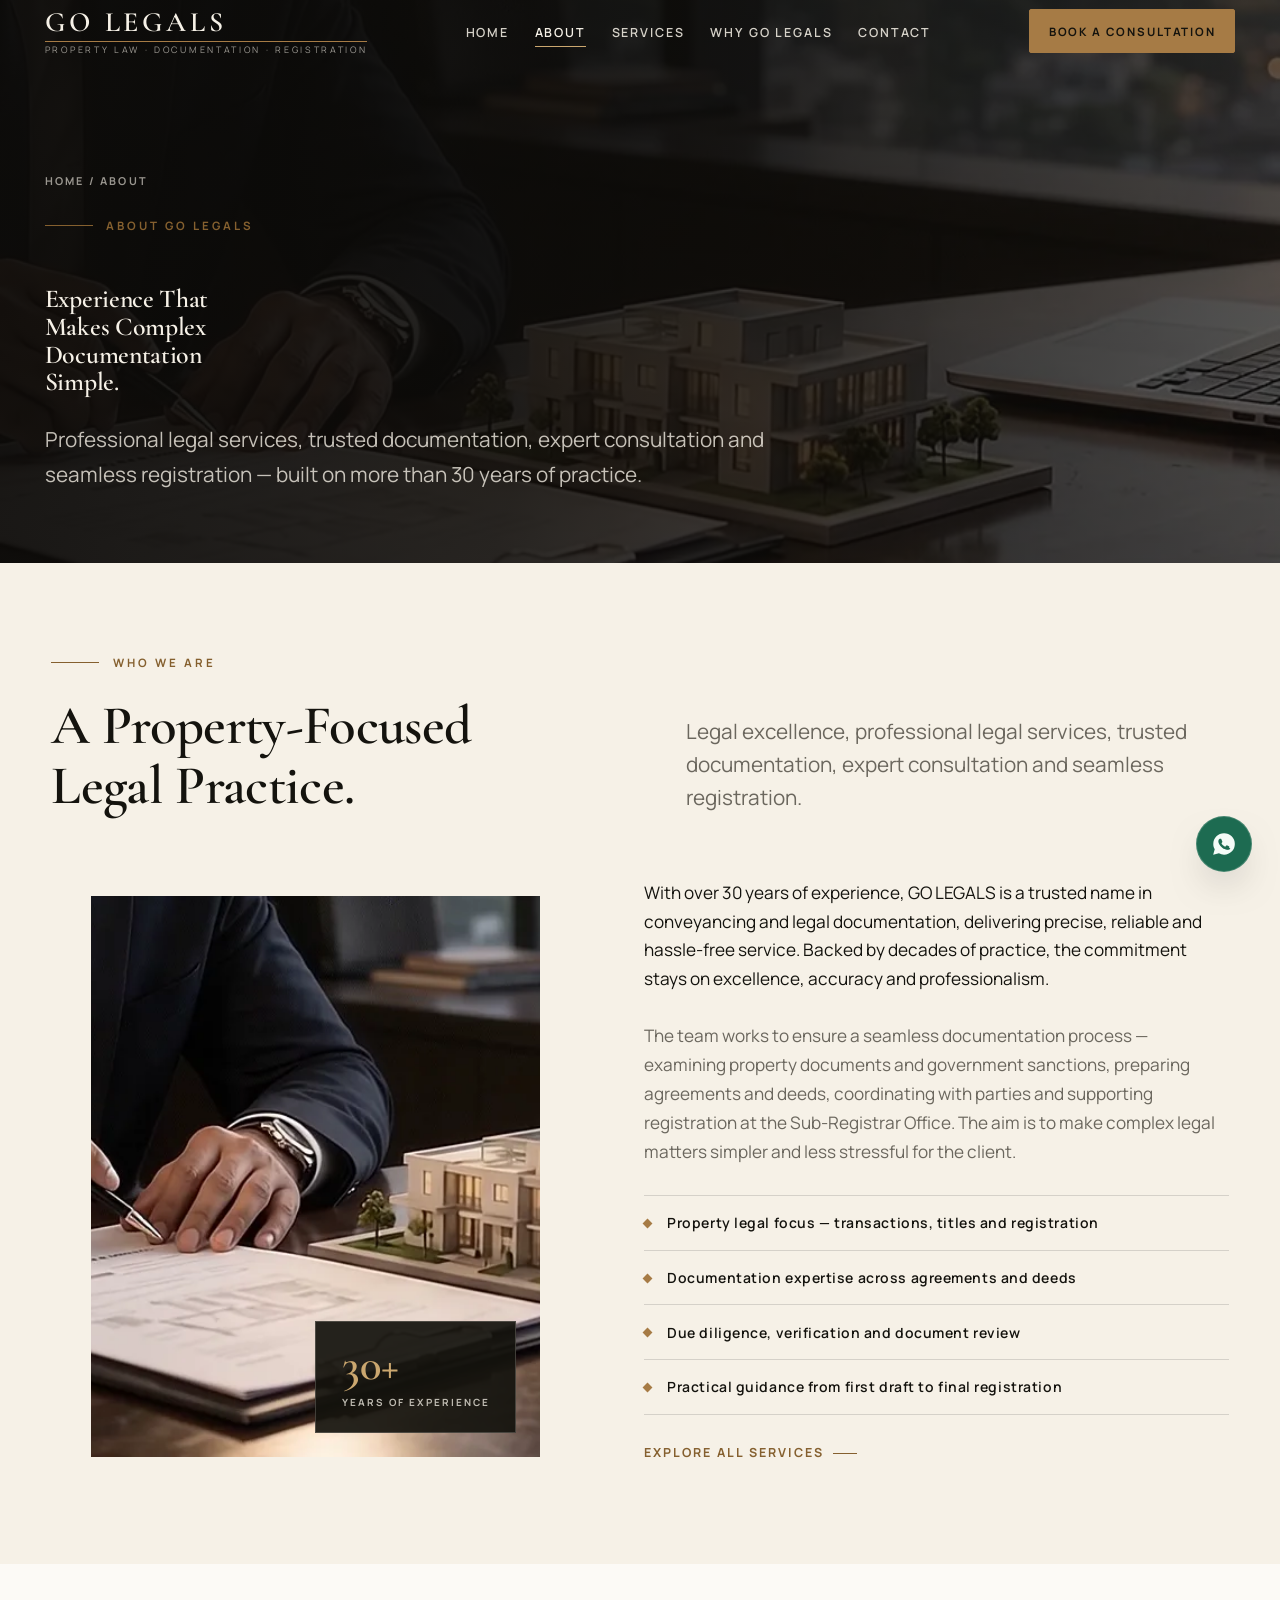
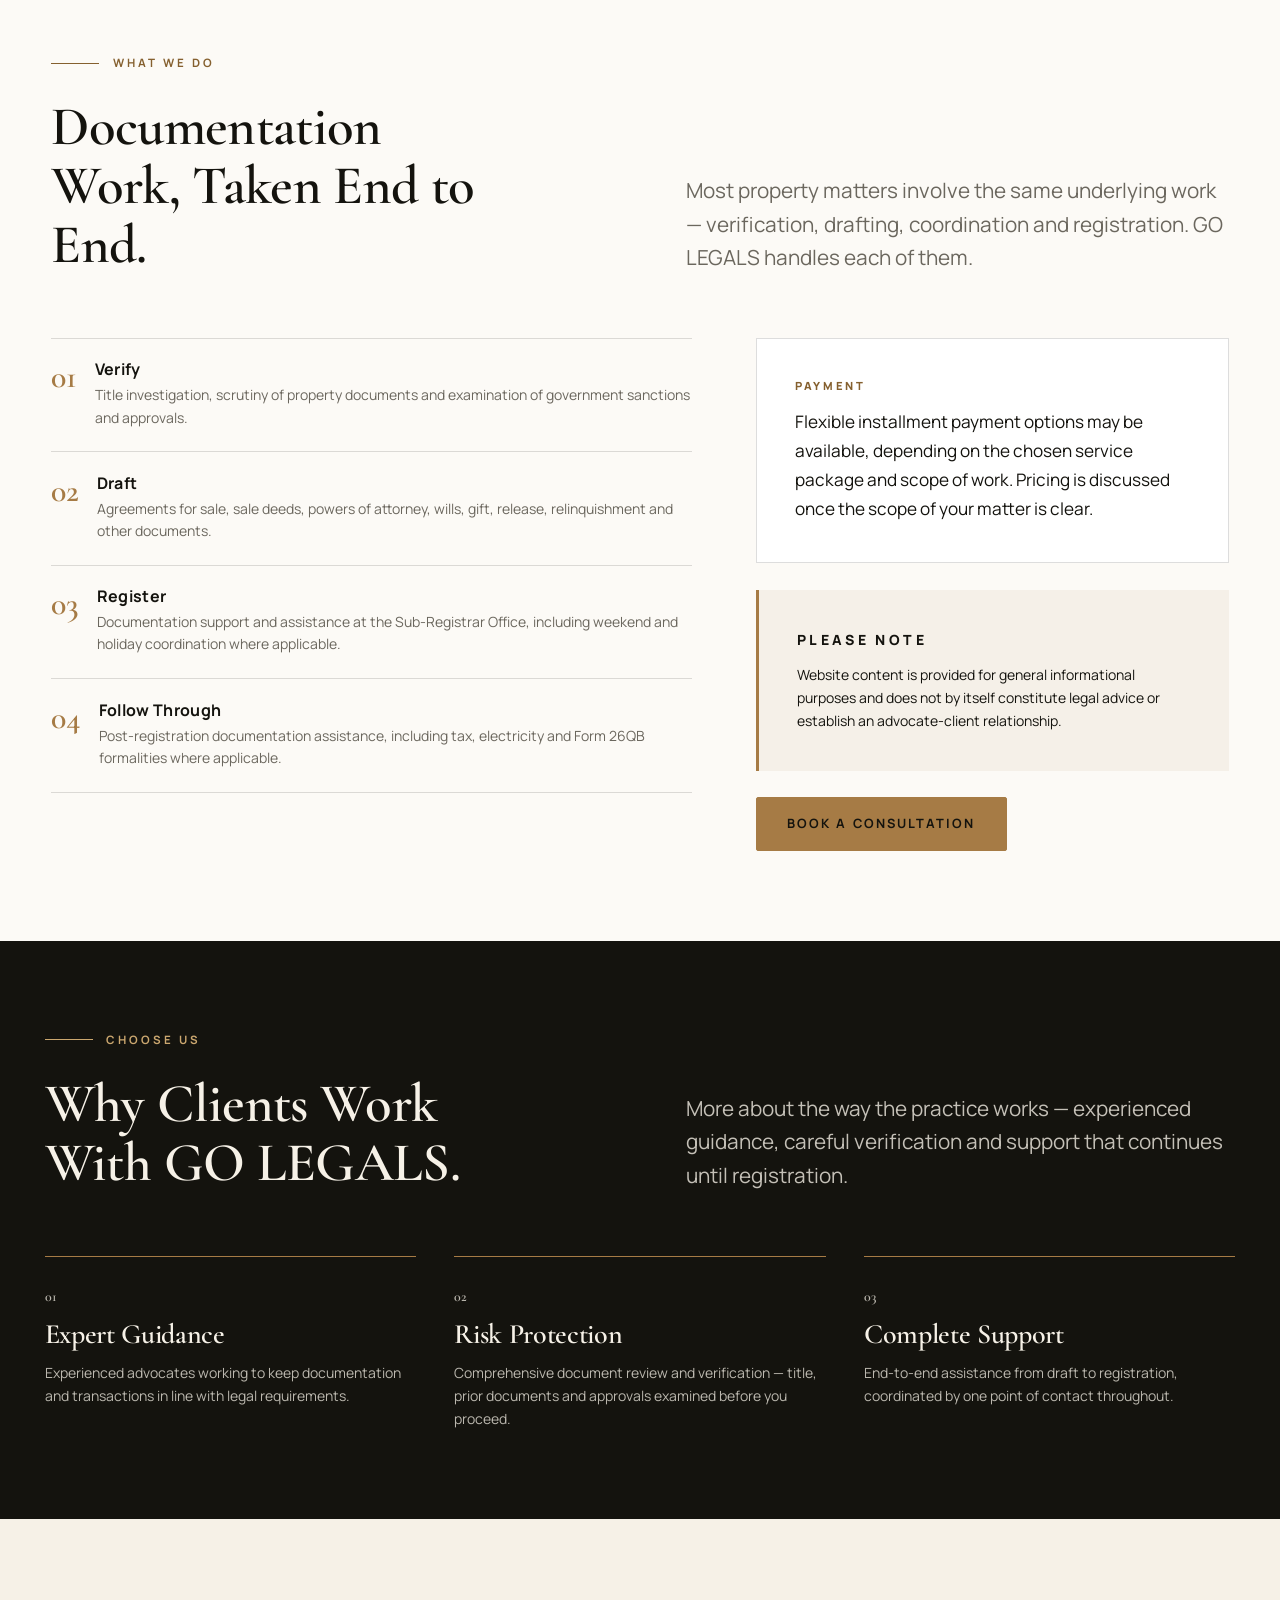
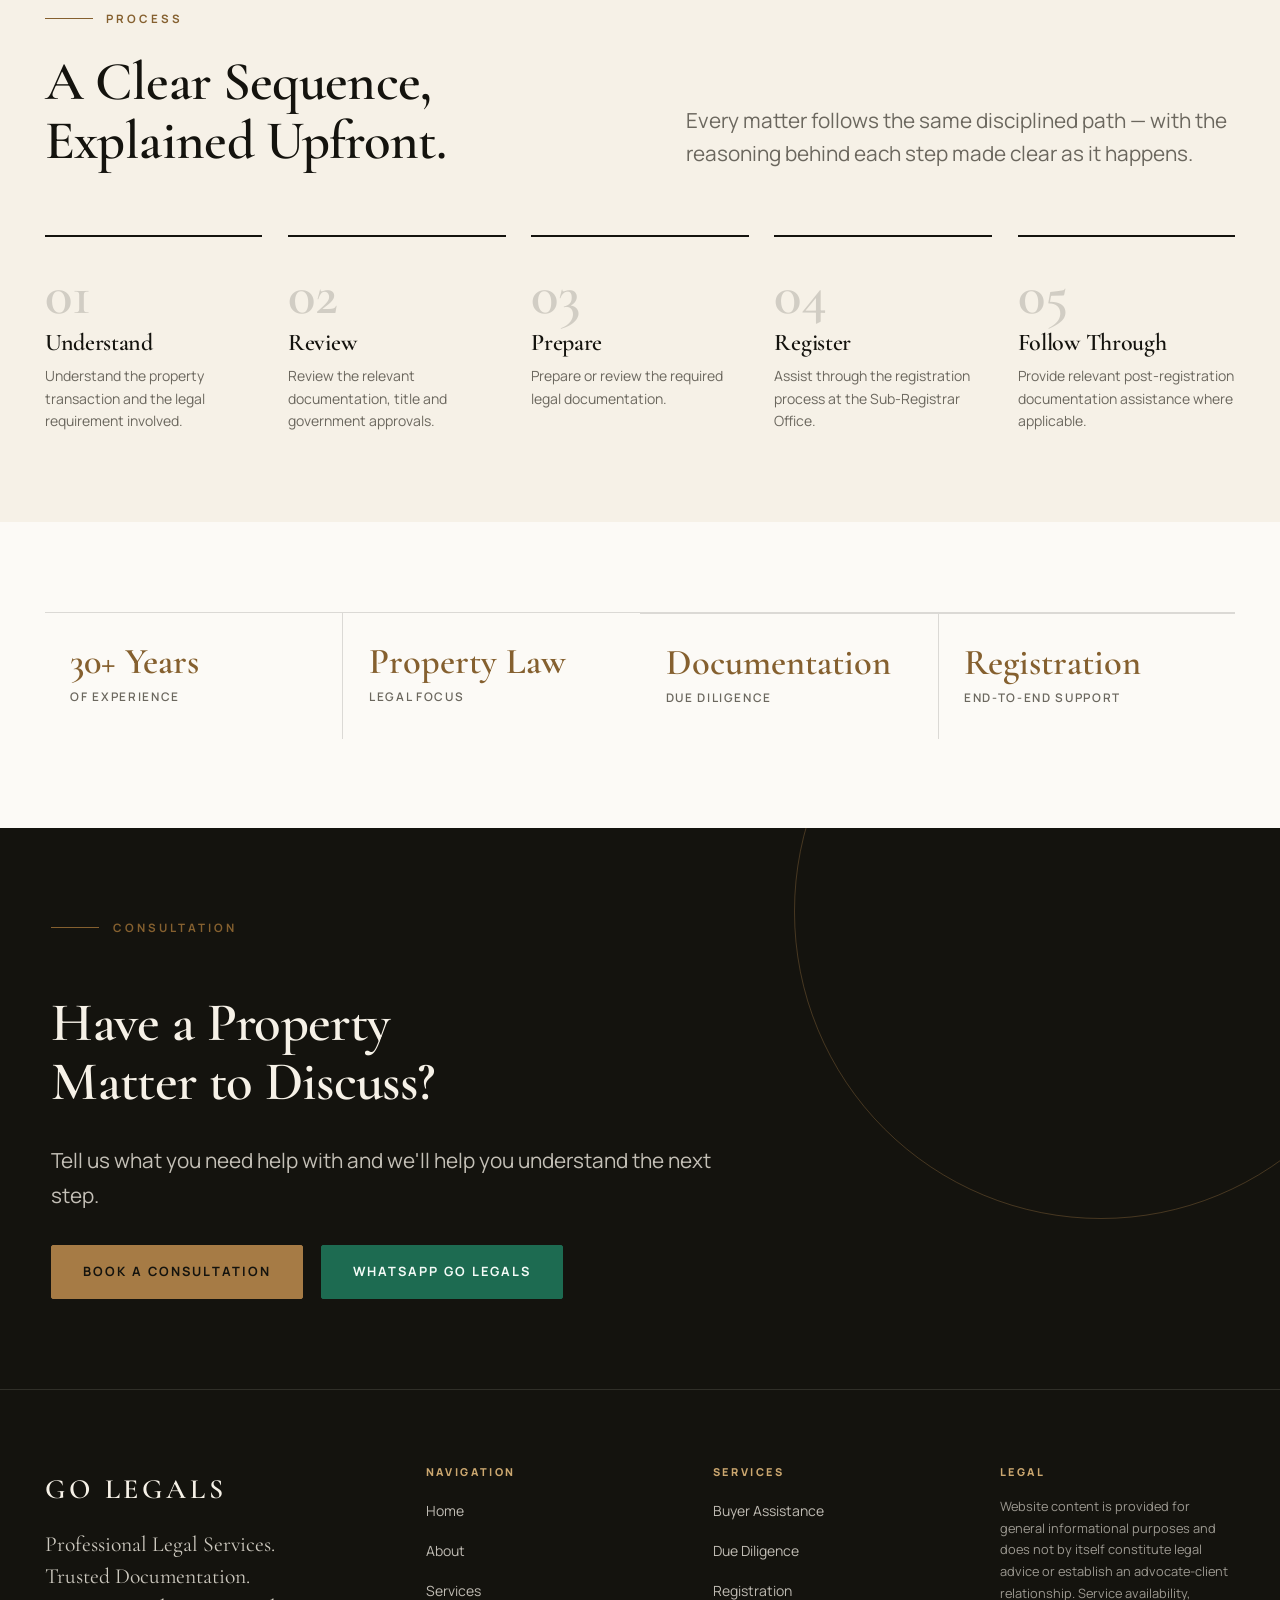
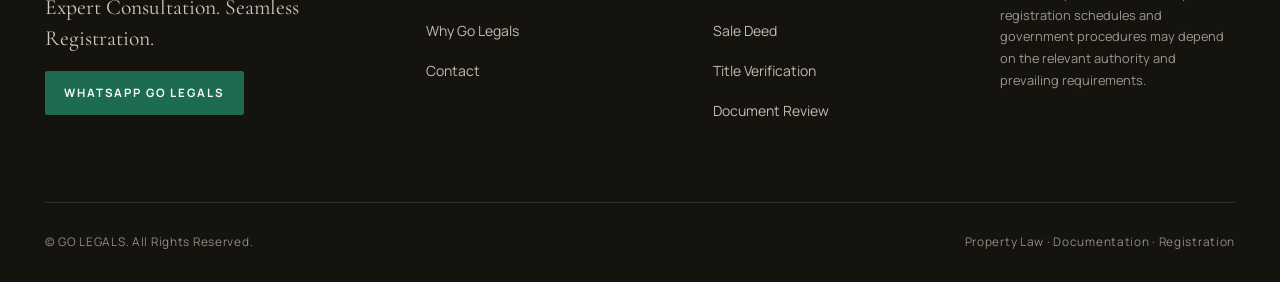
<file: about.html>
<!DOCTYPE html>
<html lang="en">
<head>
<meta charset="utf-8">
<meta name="viewport" content="width=device-width, initial-scale=1">
<title>About GO LEGALS | Property Legal Services</title>
<meta name="description" content="30+ years of experience in conveyancing and legal documentation — property focus, documentation expertise, due diligence, drafting and registration assistance.">
<meta name="robots" content="index, follow">
<meta name="theme-color" content="#14130E">
<meta property="og:type" content="website">
<meta property="og:title" content="About GO LEGALS | Property Legal Services">
<meta property="og:description" content="Experience that makes complex documentation simple — property law, documentation and registration assistance.">
<meta property="og:image" content="assets/images/og-cover.jpg">
<meta name="twitter:card" content="summary_large_image">
<link rel="icon" href="assets/logo/favicon.svg" type="image/svg+xml">
<link rel="preload" href="assets/fonts/cormorant-garamond-latin.woff2" as="font" type="font/woff2" crossorigin>
<link rel="preload" href="assets/fonts/manrope-latin.woff2" as="font" type="font/woff2" crossorigin>
<link rel="stylesheet" href="css/style.css">
<link rel="stylesheet" href="css/responsive.css">
<script src="js/script.js" defer></script>
<noscript><style>.reveal{opacity:1;transform:none}</style></noscript>
</head>
<body>
<a class="skip-link" href="#main">Skip to content</a>

<header class="site-header" data-header>
  <div class="site-header__inner container-wide">
    <a class="brand" href="index.html" aria-label="GO LEGALS — home">
      <span class="brand__name">GO LEGALS</span>
      <span class="brand__rule"></span>
      <span class="brand__tag">Property Law · Documentation · Registration</span>
    </a>
    <nav class="nav" aria-label="Primary">
      <ul class="nav-list">
        <li><a class="nav-link" href="index.html">Home</a></li>
        <li><a class="nav-link" href="about.html" aria-current="page">About</a></li>
        <li><a class="nav-link" href="services.html">Services</a></li>
        <li><a class="nav-link" href="index.html#why-go-legals">Why Go Legals</a></li>
        <li><a class="nav-link" href="contact.html">Contact</a></li>
      </ul>
    </nav>
    <a class="btn btn-primary btn-sm header-cta" href="contact.html#enquire" data-enquiry="">Book a Consultation</a>
    <button class="nav-toggle" type="button" data-nav-toggle aria-expanded="false" aria-controls="mobileNav">
      <span class="nav-toggle__bars" aria-hidden="true"><span></span><span></span></span>
      Menu
    </button>
  </div>
</header>

<div class="mobile-nav" id="mobileNav" data-mobile-nav aria-hidden="true">
  <div class="mobile-nav__top">
    <span class="brand__name">GO LEGALS</span>
    <button class="mobile-nav__close" type="button" data-nav-close aria-label="Close menu">&times;</button>
  </div>
  <nav class="mobile-nav__list" aria-label="Mobile">
    <a class="mobile-nav__link" href="index.html"><span>01</span> Home</a>
    <a class="mobile-nav__link" href="about.html"><span>02</span> About</a>
    <a class="mobile-nav__link" href="services.html"><span>03</span> Services</a>
    <a class="mobile-nav__link" href="index.html#why-go-legals"><span>04</span> Why Go Legals</a>
    <a class="mobile-nav__link" href="contact.html"><span>05</span> Contact</a>
  </nav>
  <div class="mobile-nav__foot">
    <a class="btn btn-primary" href="contact.html#enquire" data-enquiry="">Book a Consultation</a>
    <a class="btn btn-outline-light" data-wa-link href="https://wa.me/91XXXXXXXXXX" target="_blank" rel="noopener">WhatsApp GO LEGALS</a>
  </div>
</div>

<main id="main" class="site-main">

  <section class="page-hero">
    <div class="container-wide page-hero__inner">
      <p class="breadcrumb"><a href="index.html">Home</a> / About</p>
      <p class="eyebrow">About GO LEGALS</p>
      <h1 class="h1 page-hero__title">Experience That Makes Complex Documentation Simple.</h1>
      <p class="page-hero__copy">Professional legal services, trusted documentation, expert consultation and seamless registration — built on more than 30 years of practice.</p>
    </div>
  </section>

  <section class="section">
    <div class="container">
      <div class="section-head reveal">
        <div class="section-head__title">
          <p class="eyebrow">Who We Are</p>
          <h2 class="h2">A Property-Focused Legal Practice.</h2>
        </div>
        <div class="section-head__body">
          <p class="lede">Legal excellence, professional legal services, trusted documentation, expert consultation and seamless registration.</p>
        </div>
      </div>

      <div class="about">
        <figure class="about__media reveal">
          <img src="assets/images/documentation-detail.webp" width="1000" height="500" loading="lazy" decoding="async" alt="Property paperwork being reviewed beside an architectural model during a consultation">
          <figcaption class="about__badge"><b>30+</b><span>Years of Experience</span></figcaption>
        </figure>
        <div class="about__body reveal" style="--d:.1s">
          <p>With over 30 years of experience, GO LEGALS is a trusted name in conveyancing and legal documentation, delivering precise, reliable and hassle-free service. Backed by decades of practice, the commitment stays on excellence, accuracy and professionalism.</p>
          <p class="muted">The team works to ensure a seamless documentation process — examining property documents and government sanctions, preparing agreements and deeds, coordinating with parties and supporting registration at the Sub-Registrar Office. The aim is to make complex legal matters simpler and less stressful for the client.</p>
          <ul class="about__points">
            <li class="about__point">Property legal focus — transactions, titles and registration</li>
            <li class="about__point">Documentation expertise across agreements and deeds</li>
            <li class="about__point">Due diligence, verification and document review</li>
            <li class="about__point">Practical guidance from first draft to final registration</li>
          </ul>
          <a class="link-arrow" href="services.html">Explore all services</a>
        </div>
      </div>
    </div>
  </section>

  <section class="section section--paper" id="what-we-do">
    <div class="container">
      <div class="section-head reveal">
        <div class="section-head__title">
          <p class="eyebrow">What We Do</p>
          <h2 class="h2">Documentation Work, Taken End to End.</h2>
        </div>
        <div class="section-head__body">
          <p class="lede">Most property matters involve the same underlying work — verification, drafting, coordination and registration. GO LEGALS handles each of them.</p>
        </div>
      </div>

      <div class="split split--wide-left reveal">
        <ol class="numbered">
          <li>
            <span class="numbered__idx">01</span>
            <h3>Verify</h3>
            <p>Title investigation, scrutiny of property documents and examination of government sanctions and approvals.</p>
          </li>
          <li>
            <span class="numbered__idx">02</span>
            <h3>Draft</h3>
            <p>Agreements for sale, sale deeds, powers of attorney, wills, gift, release, relinquishment and other documents.</p>
          </li>
          <li>
            <span class="numbered__idx">03</span>
            <h3>Register</h3>
            <p>Documentation support and assistance at the Sub-Registrar Office, including weekend and holiday coordination where applicable.</p>
          </li>
          <li>
            <span class="numbered__idx">04</span>
            <h3>Follow Through</h3>
            <p>Post-registration documentation assistance, including tax, electricity and Form 26QB formalities where applicable.</p>
          </li>
        </ol>

        <div class="split__body">
          <div class="panel">
            <p class="panel__title">Payment</p>
            <p>Flexible installment payment options may be available, depending on the chosen service package and scope of work. Pricing is discussed once the scope of your matter is clear.</p>
          </div>
          <div class="panel panel--notice">
            <p class="panel__title">Please note</p>
            <p>Website content is provided for general informational purposes and does not by itself constitute legal advice or establish an advocate-client relationship.</p>
          </div>
          <div><a class="btn btn-primary" href="contact.html#enquire" data-enquiry="">Book a Consultation</a></div>
        </div>
      </div>
    </div>
  </section>

  <section class="section section--ink" id="choose-us">
    <div class="container-wide">
      <div class="section-head reveal">
        <div class="section-head__title">
          <p class="eyebrow">Choose Us</p>
          <h2 class="h2">Why Clients Work With GO LEGALS.</h2>
        </div>
        <div class="section-head__body">
          <p class="lede">More about the way the practice works — experienced guidance, careful verification and support that continues until registration.</p>
        </div>
      </div>

      <div class="why-grid reveal">
        <article class="why-item">
          <p class="why-item__num">01</p>
          <h3>Expert Guidance</h3>
          <p>Experienced advocates working to keep documentation and transactions in line with legal requirements.</p>
        </article>
        <article class="why-item">
          <p class="why-item__num">02</p>
          <h3>Risk Protection</h3>
          <p>Comprehensive document review and verification — title, prior documents and approvals examined before you proceed.</p>
        </article>
        <article class="why-item">
          <p class="why-item__num">03</p>
          <h3>Complete Support</h3>
          <p>End-to-end assistance from draft to registration, coordinated by one point of contact throughout.</p>
        </article>
      </div>
    </div>
  </section>

  <section class="section" id="process">
    <div class="container-wide">
      <div class="section-head reveal">
        <div class="section-head__title">
          <p class="eyebrow">Process</p>
          <h2 class="h2">A Clear Sequence, Explained Upfront.</h2>
        </div>
        <div class="section-head__body">
          <p class="lede">Every matter follows the same disciplined path — with the reasoning behind each step made clear as it happens.</p>
        </div>
      </div>

      <div class="process-grid reveal">
        <article class="process-step">
          <h3>Understand</h3>
          <p>Understand the property transaction and the legal requirement involved.</p>
        </article>
        <article class="process-step">
          <h3>Review</h3>
          <p>Review the relevant documentation, title and government approvals.</p>
        </article>
        <article class="process-step">
          <h3>Prepare</h3>
          <p>Prepare or review the required legal documentation.</p>
        </article>
        <article class="process-step">
          <h3>Register</h3>
          <p>Assist through the registration process at the Sub-Registrar Office.</p>
        </article>
        <article class="process-step">
          <h3>Follow Through</h3>
          <p>Provide relevant post-registration documentation assistance where applicable.</p>
        </article>
      </div>
    </div>
  </section>

  <section class="section section--paper">
    <div class="container-wide">
      <div class="trust-strip trust-strip--light reveal">
        <div class="trust-strip__grid">
          <div class="trust-item"><span class="trust-item__k">30+ Years</span><span class="trust-item__v">Of Experience</span></div>
          <div class="trust-item"><span class="trust-item__k">Property Law</span><span class="trust-item__v">Legal Focus</span></div>
          <div class="trust-item"><span class="trust-item__k">Documentation</span><span class="trust-item__v">Due Diligence</span></div>
          <div class="trust-item"><span class="trust-item__k">Registration</span><span class="trust-item__v">End-to-End Support</span></div>
        </div>
      </div>
    </div>
  </section>

  <section class="cta-band">
    <div class="container cta-band__inner reveal">
      <p class="eyebrow">Consultation</p>
      <h2 class="h2 cta-band__title">Have a Property Matter to Discuss?</h2>
      <p class="cta-band__copy">Tell us what you need help with and we'll help you understand the next step.</p>
      <div class="cta-band__actions">
        <a class="btn btn-primary" href="contact.html#enquire" data-enquiry="">Book a Consultation</a>
        <a class="btn btn-whatsapp" data-wa-link href="https://wa.me/91XXXXXXXXXX" target="_blank" rel="noopener">WhatsApp GO LEGALS</a>
      </div>
    </div>
  </section>

</main>

<footer class="site-footer">
  <div class="container-wide">
    <div class="site-footer__grid">
      <div class="footer-brand">
        <span class="brand__name">GO LEGALS</span>
        <p>Professional Legal Services. Trusted Documentation. Expert Consultation. Seamless Registration.</p>
        <div><a class="btn btn-whatsapp btn-sm" data-wa-link href="https://wa.me/91XXXXXXXXXX" target="_blank" rel="noopener">WhatsApp GO LEGALS</a></div>
      </div>

      <div class="footer-col">
        <h2>Navigation</h2>
        <ul>
          <li><a href="index.html">Home</a></li>
          <li><a href="about.html">About</a></li>
          <li><a href="services.html">Services</a></li>
          <li><a href="index.html#why-go-legals">Why Go Legals</a></li>
          <li><a href="contact.html">Contact</a></li>
        </ul>
      </div>

      <div class="footer-col">
        <h2>Services</h2>
        <ul>
          <li><a href="contact.html#enquire" data-enquiry="Complete Buyer Assist Package">Buyer Assistance</a></li>
          <li><a href="contact.html#enquire" data-enquiry="Due Diligence Package">Due Diligence</a></li>
          <li><a href="contact.html#enquire" data-enquiry="Registration Package">Registration</a></li>
          <li><a href="contact.html#enquire" data-enquiry="Sale Deed">Sale Deed</a></li>
          <li><a href="contact.html#enquire" data-enquiry="Title Verification">Title Verification</a></li>
          <li><a href="contact.html#enquire" data-enquiry="Document Review">Document Review</a></li>
        </ul>
      </div>

      <div class="footer-col">
        <h2>Legal</h2>
        <p class="footer-note">Website content is provided for general informational purposes and does not by itself constitute legal advice or establish an advocate-client relationship. Service availability, registration schedules and government procedures may depend on the relevant authority and prevailing requirements.</p>
      </div>
    </div>

    <div class="site-footer__bottom">
      <p>&copy; GO LEGALS. All Rights Reserved.</p>
      <p>Property Law · Documentation · Registration</p>
    </div>
  </div>
</footer>

<a class="float-wa" data-wa-link href="https://wa.me/91XXXXXXXXXX" target="_blank" rel="noopener" aria-label="Chat with GO LEGALS on WhatsApp">
  <svg viewBox="0 0 24 24" fill="currentColor" aria-hidden="true"><path d="M12.04 2A9.9 9.9 0 0 0 2.1 11.9c0 1.75.46 3.45 1.34 4.95L2 22l5.3-1.38a9.9 9.9 0 0 0 4.74 1.2h.01A9.9 9.9 0 0 0 22 11.9 9.9 9.9 0 0 0 12.04 2Zm5.8 14.06c-.24.68-1.4 1.3-1.94 1.34-.5.04-.98.22-3.3-.7-2.78-1.1-4.54-3.94-4.68-4.12-.14-.18-1.12-1.48-1.12-2.82 0-1.34.7-2 .96-2.28.24-.26.52-.32.7-.32h.5c.16 0 .38-.06.6.46.24.54.8 1.86.86 2 .06.14.1.3.02.48-.08.18-.12.3-.24.46l-.36.42c-.12.12-.24.26-.1.5.14.24.62 1.02 1.32 1.66.9.8 1.66 1.06 1.9 1.18.24.12.38.1.52-.06.14-.16.6-.7.76-.94.16-.24.32-.2.54-.12.22.08 1.4.66 1.64.78.24.12.4.18.46.28.06.1.06.58-.18 1.26Z"/></svg>
</a>

<div class="action-bar" aria-label="Quick contact">
  <a class="action-bar__btn" data-tel-link href="#">
    <svg viewBox="0 0 24 24" fill="none" stroke="currentColor" stroke-width="1.6" stroke-linecap="round" stroke-linejoin="round" aria-hidden="true"><path d="M22 16.92v3a2 2 0 0 1-2.18 2 19.79 19.79 0 0 1-8.63-3.07 19.5 19.5 0 0 1-6-6 19.79 19.79 0 0 1-3.07-8.67A2 2 0 0 1 4.11 2h3a2 2 0 0 1 2 1.72c.13.96.36 1.9.7 2.81a2 2 0 0 1-.45 2.11L8.09 9.91a16 16 0 0 0 6 6l1.27-1.27a2 2 0 0 1 2.11-.45c.9.34 1.85.57 2.81.7A2 2 0 0 1 22 16.92z"/></svg>
    Call
  </a>
  <a class="action-bar__btn action-bar__btn--wa" data-wa-link href="https://wa.me/91XXXXXXXXXX" target="_blank" rel="noopener">
    <svg viewBox="0 0 24 24" fill="currentColor" aria-hidden="true"><path d="M12.04 2A9.9 9.9 0 0 0 2.1 11.9c0 1.75.46 3.45 1.34 4.95L2 22l5.3-1.38a9.9 9.9 0 0 0 4.74 1.2h.01A9.9 9.9 0 0 0 22 11.9 9.9 9.9 0 0 0 12.04 2Zm5.8 14.06c-.24.68-1.4 1.3-1.94 1.34-.5.04-.98.22-3.3-.7-2.78-1.1-4.54-3.94-4.68-4.12-.14-.18-1.12-1.48-1.12-2.82 0-1.34.7-2 .96-2.28.24-.26.52-.32.7-.32h.5c.16 0 .38-.06.6.46.24.54.8 1.86.86 2 .06.14.1.3.02.48-.08.18-.12.3-.24.46l-.36.42c-.12.12-.24.26-.1.5.14.24.62 1.02 1.32 1.66.9.8 1.66 1.06 1.9 1.18.24.12.38.1.52-.06.14-.16.6-.7.76-.94.16-.24.32-.2.54-.12.22.08 1.4.66 1.64.78.24.12.4.18.46.28.06.1.06.58-.18 1.26Z"/></svg>
    WhatsApp
  </a>
  <button class="action-bar__btn" type="button" data-enquiry="">
    <svg viewBox="0 0 24 24" fill="none" stroke="currentColor" stroke-width="1.6" aria-hidden="true"><path d="M4 5.5h16v13H4z"/><path d="M4 7l8 5.5L20 7"/></svg>
    Enquire
  </button>
</div>

</body>
</html>
</file>
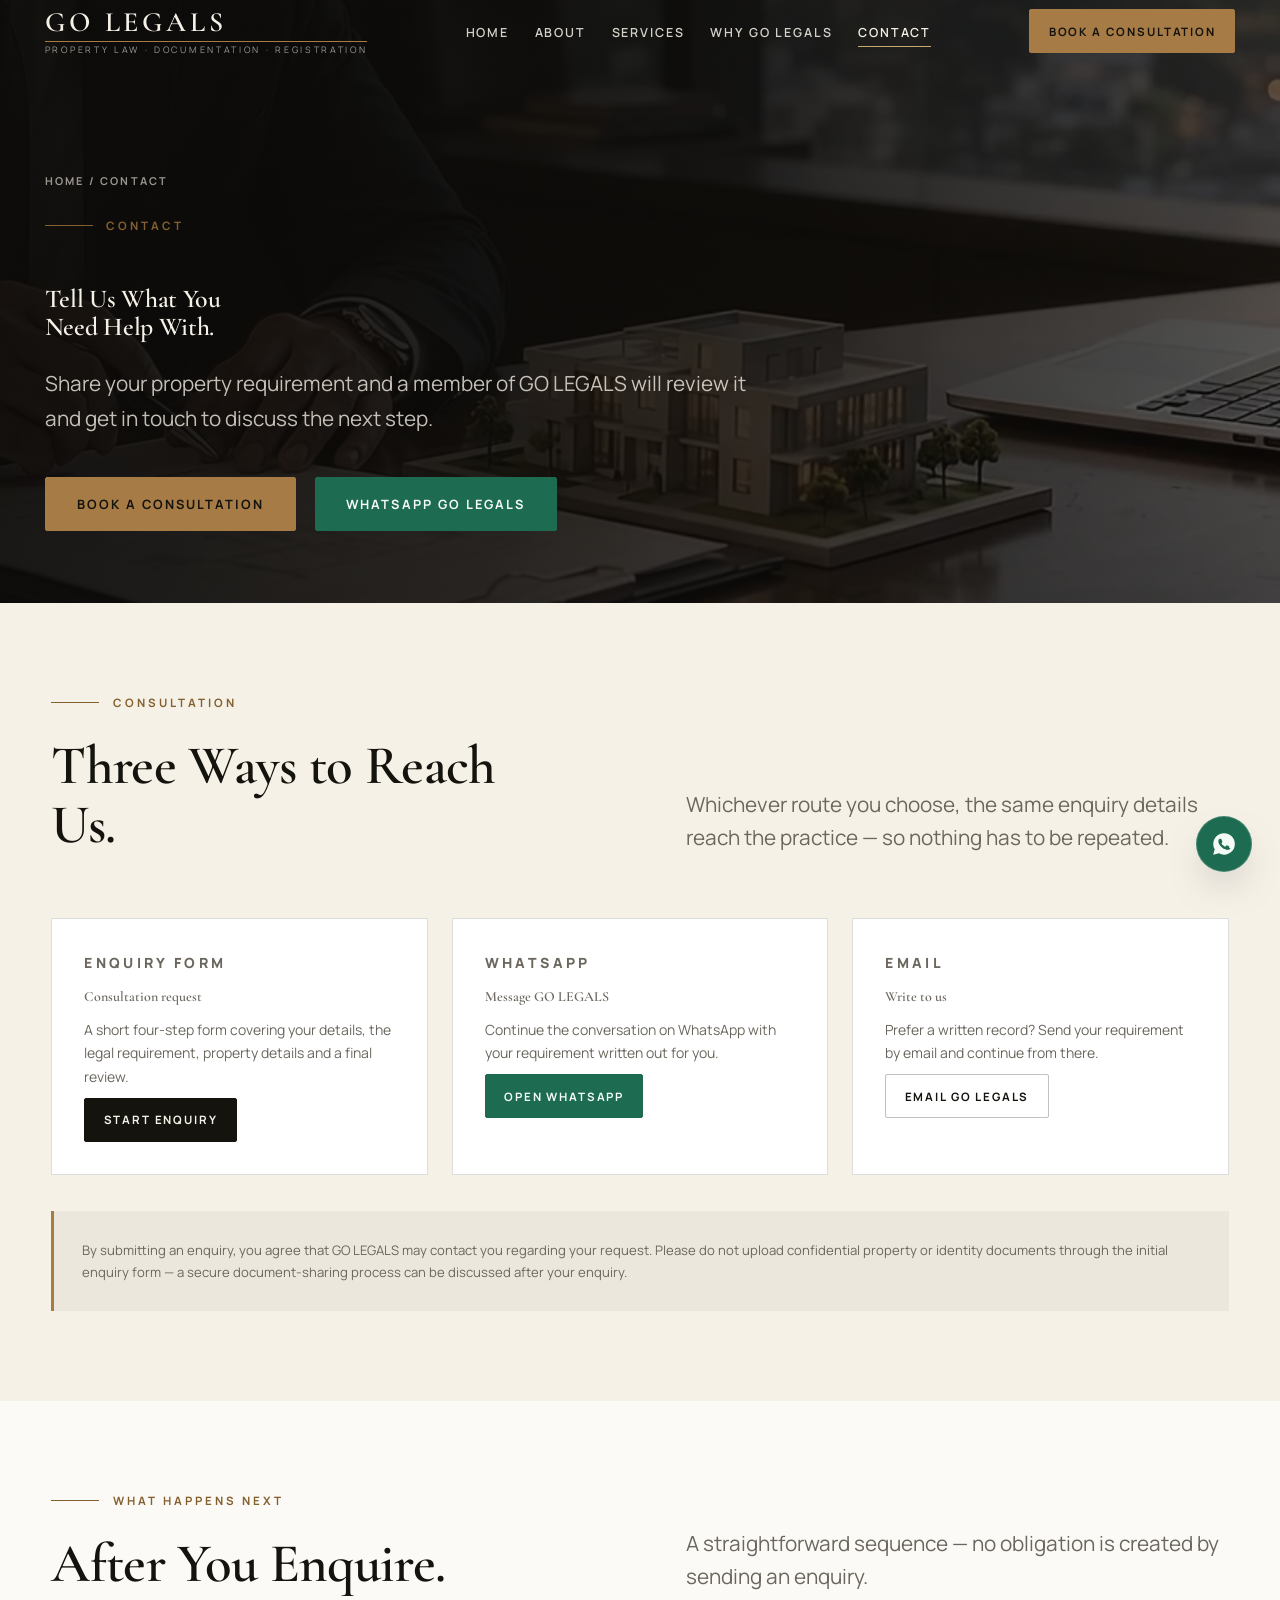
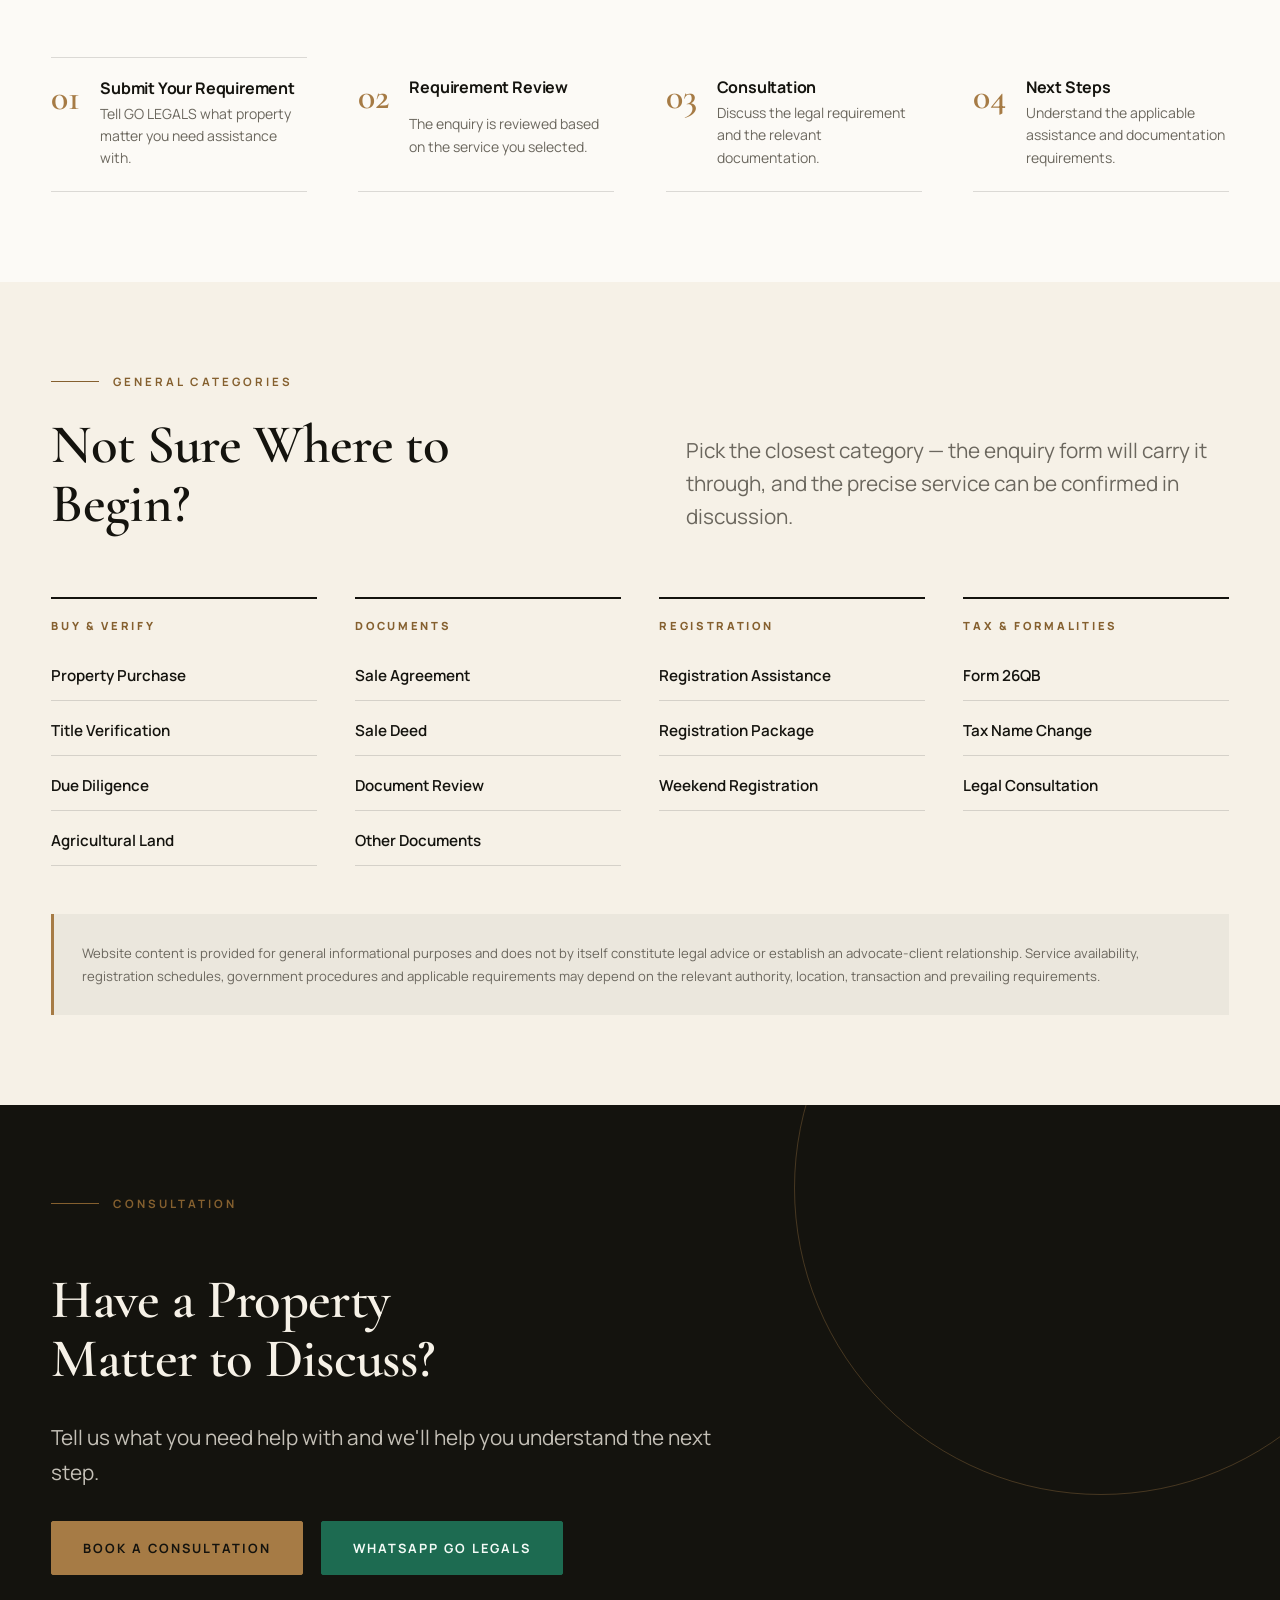
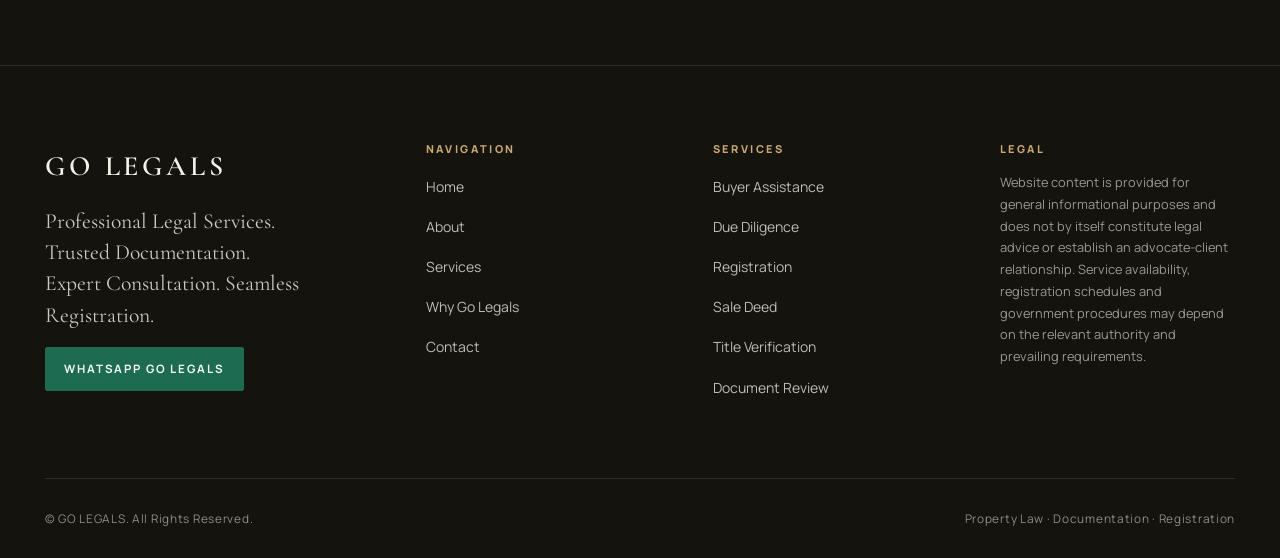
<file: contact.html>
<!DOCTYPE html>
<html lang="en">
<head>
<meta charset="utf-8">
<meta name="viewport" content="width=device-width, initial-scale=1">
<title>Contact GO LEGALS | Legal Consultation</title>
<meta name="description" content="Book a legal consultation with GO LEGALS — share your property requirement by enquiry form, WhatsApp or email.">
<meta name="robots" content="index, follow">
<meta name="theme-color" content="#14130E">
<meta property="og:type" content="website">
<meta property="og:title" content="Contact GO LEGALS | Legal Consultation">
<meta property="og:description" content="Tell us what you need help with and we'll help you understand the next step.">
<meta property="og:image" content="assets/images/og-cover.jpg">
<meta name="twitter:card" content="summary_large_image">
<link rel="icon" href="assets/logo/favicon.svg" type="image/svg+xml">
<link rel="preload" href="assets/fonts/cormorant-garamond-latin.woff2" as="font" type="font/woff2" crossorigin>
<link rel="preload" href="assets/fonts/manrope-latin.woff2" as="font" type="font/woff2" crossorigin>
<link rel="stylesheet" href="css/style.css">
<link rel="stylesheet" href="css/responsive.css">
<script src="js/script.js" defer></script>
<noscript><style>.reveal{opacity:1;transform:none}</style></noscript>
</head>
<body>
<a class="skip-link" href="#main">Skip to content</a>

<header class="site-header" data-header>
  <div class="site-header__inner container-wide">
    <a class="brand" href="index.html" aria-label="GO LEGALS — home">
      <span class="brand__name">GO LEGALS</span>
      <span class="brand__rule"></span>
      <span class="brand__tag">Property Law · Documentation · Registration</span>
    </a>
    <nav class="nav" aria-label="Primary">
      <ul class="nav-list">
        <li><a class="nav-link" href="index.html">Home</a></li>
        <li><a class="nav-link" href="about.html">About</a></li>
        <li><a class="nav-link" href="services.html">Services</a></li>
        <li><a class="nav-link" href="index.html#why-go-legals">Why Go Legals</a></li>
        <li><a class="nav-link" href="contact.html" aria-current="page">Contact</a></li>
      </ul>
    </nav>
    <a class="btn btn-primary btn-sm header-cta" href="contact.html#enquire" data-enquiry="">Book a Consultation</a>
    <button class="nav-toggle" type="button" data-nav-toggle aria-expanded="false" aria-controls="mobileNav">
      <span class="nav-toggle__bars" aria-hidden="true"><span></span><span></span></span>
      Menu
    </button>
  </div>
</header>

<div class="mobile-nav" id="mobileNav" data-mobile-nav aria-hidden="true">
  <div class="mobile-nav__top">
    <span class="brand__name">GO LEGALS</span>
    <button class="mobile-nav__close" type="button" data-nav-close aria-label="Close menu">&times;</button>
  </div>
  <nav class="mobile-nav__list" aria-label="Mobile">
    <a class="mobile-nav__link" href="index.html"><span>01</span> Home</a>
    <a class="mobile-nav__link" href="about.html"><span>02</span> About</a>
    <a class="mobile-nav__link" href="services.html"><span>03</span> Services</a>
    <a class="mobile-nav__link" href="index.html#why-go-legals"><span>04</span> Why Go Legals</a>
    <a class="mobile-nav__link" href="contact.html"><span>05</span> Contact</a>
  </nav>
  <div class="mobile-nav__foot">
    <a class="btn btn-primary" href="contact.html#enquire" data-enquiry="">Book a Consultation</a>
    <a class="btn btn-outline-light" data-wa-link href="https://wa.me/91XXXXXXXXXX" target="_blank" rel="noopener">WhatsApp GO LEGALS</a>
  </div>
</div>

<main id="main" class="site-main">

  <section class="page-hero">
    <div class="container-wide page-hero__inner">
      <p class="breadcrumb"><a href="index.html">Home</a> / Contact</p>
      <p class="eyebrow">Contact</p>
      <h1 class="h1 page-hero__title">Tell Us What You Need Help With.</h1>
      <p class="page-hero__copy">Share your property requirement and a member of GO LEGALS will review it and get in touch to discuss the next step.</p>
      <div class="hero__actions">
        <a class="btn btn-primary" href="contact.html#enquire" data-enquiry="">Book a Consultation</a>
        <a class="btn btn-whatsapp" data-wa-link href="https://wa.me/91XXXXXXXXXX" target="_blank" rel="noopener">WhatsApp GO LEGALS</a>
      </div>
    </div>
  </section>

  <section class="section" id="enquire">
    <div class="container">
      <div class="section-head reveal">
        <div class="section-head__title">
          <p class="eyebrow">Consultation</p>
          <h2 class="h2">Three Ways to Reach Us.</h2>
        </div>
        <div class="section-head__body">
          <p class="lede">Whichever route you choose, the same enquiry details reach the practice — so nothing has to be repeated.</p>
        </div>
      </div>

      <div class="methods reveal">
        <div class="method">
          <p class="method__label">Enquiry Form</p>
          <p class="method__value">Consultation request</p>
          <p>A short four-step form covering your details, the legal requirement, property details and a final review.</p>
          <div><a class="btn btn-secondary btn-sm" href="contact.html#enquire" data-enquiry="">Start Enquiry</a></div>
        </div>
        <div class="method">
          <p class="method__label">WhatsApp</p>
          <p class="method__value">Message GO LEGALS</p>
          <p>Continue the conversation on WhatsApp with your requirement written out for you.</p>
          <div><a class="btn btn-whatsapp btn-sm" data-wa-link href="https://wa.me/91XXXXXXXXXX" target="_blank" rel="noopener">Open WhatsApp</a></div>
        </div>
        <div class="method">
          <p class="method__label">Email</p>
          <p class="method__value">Write to us</p>
          <p>Prefer a written record? Send your requirement by email and continue from there.</p>
          <div><a class="btn btn-outline btn-sm" data-mail-link href="#">Email GO LEGALS</a></div>
        </div>
      </div>

      <p class="disclaimer reveal" style="margin-top:clamp(1.5rem,3vw,2.25rem)">By submitting an enquiry, you agree that GO LEGALS may contact you regarding your request. Please do not upload confidential property or identity documents through the initial enquiry form — a secure document-sharing process can be discussed after your enquiry.</p>
    </div>
  </section>

  <section class="section section--paper" id="after-enquiry">
    <div class="container">
      <div class="section-head reveal">
        <div class="section-head__title">
          <p class="eyebrow">What Happens Next</p>
          <h2 class="h2">After You Enquire.</h2>
        </div>
        <div class="section-head__body">
          <p class="lede">A straightforward sequence — no obligation is created by sending an enquiry.</p>
        </div>
      </div>

      <div class="steps reveal">
        <article class="step">
          <span class="step__num">01</span>
          <h3>Submit Your Requirement</h3>
          <p>Tell GO LEGALS what property matter you need assistance with.</p>
        </article>
        <article class="step">
          <span class="step__num">02</span>
          <h3>Requirement Review</h3>
          <p>The enquiry is reviewed based on the service you selected.</p>
        </article>
        <article class="step">
          <span class="step__num">03</span>
          <h3>Consultation</h3>
          <p>Discuss the legal requirement and the relevant documentation.</p>
        </article>
        <article class="step">
          <span class="step__num">04</span>
          <h3>Next Steps</h3>
          <p>Understand the applicable assistance and documentation requirements.</p>
        </article>
      </div>
    </div>
  </section>

  <section class="section" id="service-categories">
    <div class="container">
      <div class="section-head reveal">
        <div class="section-head__title">
          <p class="eyebrow">General Categories</p>
          <h2 class="h2">Not Sure Where to Begin?</h2>
        </div>
        <div class="section-head__body">
          <p class="lede">Pick the closest category — the enquiry form will carry it through, and the precise service can be confirmed in discussion.</p>
        </div>
      </div>

      <div class="dir-grid reveal">
        <div class="dir-col">
          <p class="dir-col__title">Buy &amp; Verify</p>
          <a class="dir-item" href="contact.html#enquire" data-enquiry="Property Purchase"><span>Property Purchase</span><span>Select</span></a>
          <a class="dir-item" href="contact.html#enquire" data-enquiry="Title Verification"><span>Title Verification</span><span>Select</span></a>
          <a class="dir-item" href="contact.html#enquire" data-enquiry="Due Diligence"><span>Due Diligence</span><span>Select</span></a>
          <a class="dir-item" href="contact.html#enquire" data-enquiry="Agricultural Land"><span>Agricultural Land</span><span>Select</span></a>
        </div>
        <div class="dir-col">
          <p class="dir-col__title">Documents</p>
          <a class="dir-item" href="contact.html#enquire" data-enquiry="Sale Agreement"><span>Sale Agreement</span><span>Select</span></a>
          <a class="dir-item" href="contact.html#enquire" data-enquiry="Sale Deed"><span>Sale Deed</span><span>Select</span></a>
          <a class="dir-item" href="contact.html#enquire" data-enquiry="Document Review"><span>Document Review</span><span>Select</span></a>
          <a class="dir-item" href="contact.html#enquire" data-enquiry="Other"><span>Other Documents</span><span>Select</span></a>
        </div>
        <div class="dir-col">
          <p class="dir-col__title">Registration</p>
          <a class="dir-item" href="contact.html#enquire" data-enquiry="Registration Assistance"><span>Registration Assistance</span><span>Select</span></a>
          <a class="dir-item" href="contact.html#enquire" data-enquiry="Registration Package"><span>Registration Package</span><span>Select</span></a>
          <a class="dir-item" href="contact.html#enquire" data-enquiry="Weekend Registration Package"><span>Weekend Registration</span><span>Select</span></a>
        </div>
        <div class="dir-col">
          <p class="dir-col__title">Tax &amp; Formalities</p>
          <a class="dir-item" href="contact.html#enquire" data-enquiry="Tax / Form 26QB"><span>Form 26QB</span><span>Select</span></a>
          <a class="dir-item" href="contact.html#enquire" data-enquiry="Tax Name Change"><span>Tax Name Change</span><span>Select</span></a>
          <a class="dir-item" href="contact.html#enquire" data-enquiry="Legal Consultation"><span>Legal Consultation</span><span>Select</span></a>
        </div>
      </div>

      <p class="disclaimer reveal" style="margin-top:clamp(1.75rem,4vw,3rem)">Website content is provided for general informational purposes and does not by itself constitute legal advice or establish an advocate-client relationship. Service availability, registration schedules, government procedures and applicable requirements may depend on the relevant authority, location, transaction and prevailing requirements.</p>
    </div>
  </section>

  <section class="cta-band">
    <div class="container cta-band__inner reveal">
      <p class="eyebrow">Consultation</p>
      <h2 class="h2 cta-band__title">Have a Property Matter to Discuss?</h2>
      <p class="cta-band__copy">Tell us what you need help with and we'll help you understand the next step.</p>
      <div class="cta-band__actions">
        <a class="btn btn-primary" href="contact.html#enquire" data-enquiry="">Book a Consultation</a>
        <a class="btn btn-whatsapp" data-wa-link href="https://wa.me/91XXXXXXXXXX" target="_blank" rel="noopener">WhatsApp GO LEGALS</a>
      </div>
    </div>
  </section>

</main>

<footer class="site-footer">
  <div class="container-wide">
    <div class="site-footer__grid">
      <div class="footer-brand">
        <span class="brand__name">GO LEGALS</span>
        <p>Professional Legal Services. Trusted Documentation. Expert Consultation. Seamless Registration.</p>
        <div><a class="btn btn-whatsapp btn-sm" data-wa-link href="https://wa.me/91XXXXXXXXXX" target="_blank" rel="noopener">WhatsApp GO LEGALS</a></div>
      </div>

      <div class="footer-col">
        <h2>Navigation</h2>
        <ul>
          <li><a href="index.html">Home</a></li>
          <li><a href="about.html">About</a></li>
          <li><a href="services.html">Services</a></li>
          <li><a href="index.html#why-go-legals">Why Go Legals</a></li>
          <li><a href="contact.html">Contact</a></li>
        </ul>
      </div>

      <div class="footer-col">
        <h2>Services</h2>
        <ul>
          <li><a href="contact.html#enquire" data-enquiry="Complete Buyer Assist Package">Buyer Assistance</a></li>
          <li><a href="contact.html#enquire" data-enquiry="Due Diligence Package">Due Diligence</a></li>
          <li><a href="contact.html#enquire" data-enquiry="Registration Package">Registration</a></li>
          <li><a href="contact.html#enquire" data-enquiry="Sale Deed">Sale Deed</a></li>
          <li><a href="contact.html#enquire" data-enquiry="Title Verification">Title Verification</a></li>
          <li><a href="contact.html#enquire" data-enquiry="Document Review">Document Review</a></li>
        </ul>
      </div>

      <div class="footer-col">
        <h2>Legal</h2>
        <p class="footer-note">Website content is provided for general informational purposes and does not by itself constitute legal advice or establish an advocate-client relationship. Service availability, registration schedules and government procedures may depend on the relevant authority and prevailing requirements.</p>
      </div>
    </div>

    <div class="site-footer__bottom">
      <p>&copy; GO LEGALS. All Rights Reserved.</p>
      <p>Property Law · Documentation · Registration</p>
    </div>
  </div>
</footer>

<a class="float-wa" data-wa-link href="https://wa.me/91XXXXXXXXXX" target="_blank" rel="noopener" aria-label="Chat with GO LEGALS on WhatsApp">
  <svg viewBox="0 0 24 24" fill="currentColor" aria-hidden="true"><path d="M12.04 2A9.9 9.9 0 0 0 2.1 11.9c0 1.75.46 3.45 1.34 4.95L2 22l5.3-1.38a9.9 9.9 0 0 0 4.74 1.2h.01A9.9 9.9 0 0 0 22 11.9 9.9 9.9 0 0 0 12.04 2Zm5.8 14.06c-.24.68-1.4 1.3-1.94 1.34-.5.04-.98.22-3.3-.7-2.78-1.1-4.54-3.94-4.68-4.12-.14-.18-1.12-1.48-1.12-2.82 0-1.34.7-2 .96-2.28.24-.26.52-.32.7-.32h.5c.16 0 .38-.06.6.46.24.54.8 1.86.86 2 .06.14.1.3.02.48-.08.18-.12.3-.24.46l-.36.42c-.12.12-.24.26-.1.5.14.24.62 1.02 1.32 1.66.9.8 1.66 1.06 1.9 1.18.24.12.38.1.52-.06.14-.16.6-.7.76-.94.16-.24.32-.2.54-.12.22.08 1.4.66 1.64.78.24.12.4.18.46.28.06.1.06.58-.18 1.26Z"/></svg>
</a>

<div class="action-bar" aria-label="Quick contact">
  <a class="action-bar__btn" data-tel-link href="#">
    <svg viewBox="0 0 24 24" fill="none" stroke="currentColor" stroke-width="1.6" stroke-linecap="round" stroke-linejoin="round" aria-hidden="true"><path d="M22 16.92v3a2 2 0 0 1-2.18 2 19.79 19.79 0 0 1-8.63-3.07 19.5 19.5 0 0 1-6-6 19.79 19.79 0 0 1-3.07-8.67A2 2 0 0 1 4.11 2h3a2 2 0 0 1 2 1.72c.13.96.36 1.9.7 2.81a2 2 0 0 1-.45 2.11L8.09 9.91a16 16 0 0 0 6 6l1.27-1.27a2 2 0 0 1 2.11-.45c.9.34 1.85.57 2.81.7A2 2 0 0 1 22 16.92z"/></svg>
    Call
  </a>
  <a class="action-bar__btn action-bar__btn--wa" data-wa-link href="https://wa.me/91XXXXXXXXXX" target="_blank" rel="noopener">
    <svg viewBox="0 0 24 24" fill="currentColor" aria-hidden="true"><path d="M12.04 2A9.9 9.9 0 0 0 2.1 11.9c0 1.75.46 3.45 1.34 4.95L2 22l5.3-1.38a9.9 9.9 0 0 0 4.74 1.2h.01A9.9 9.9 0 0 0 22 11.9 9.9 9.9 0 0 0 12.04 2Zm5.8 14.06c-.24.68-1.4 1.3-1.94 1.34-.5.04-.98.22-3.3-.7-2.78-1.1-4.54-3.94-4.68-4.12-.14-.18-1.12-1.48-1.12-2.82 0-1.34.7-2 .96-2.28.24-.26.52-.32.7-.32h.5c.16 0 .38-.06.6.46.24.54.8 1.86.86 2 .06.14.1.3.02.48-.08.18-.12.3-.24.46l-.36.42c-.12.12-.24.26-.1.5.14.24.62 1.02 1.32 1.66.9.8 1.66 1.06 1.9 1.18.24.12.38.1.52-.06.14-.16.6-.7.76-.94.16-.24.32-.2.54-.12.22.08 1.4.66 1.64.78.24.12.4.18.46.28.06.1.06.58-.18 1.26Z"/></svg>
    WhatsApp
  </a>
  <button class="action-bar__btn" type="button" data-enquiry="">
    <svg viewBox="0 0 24 24" fill="none" stroke="currentColor" stroke-width="1.6" aria-hidden="true"><path d="M4 5.5h16v13H4z"/><path d="M4 7l8 5.5L20 7"/></svg>
    Enquire
  </button>
</div>

</body>
</html>
</file>
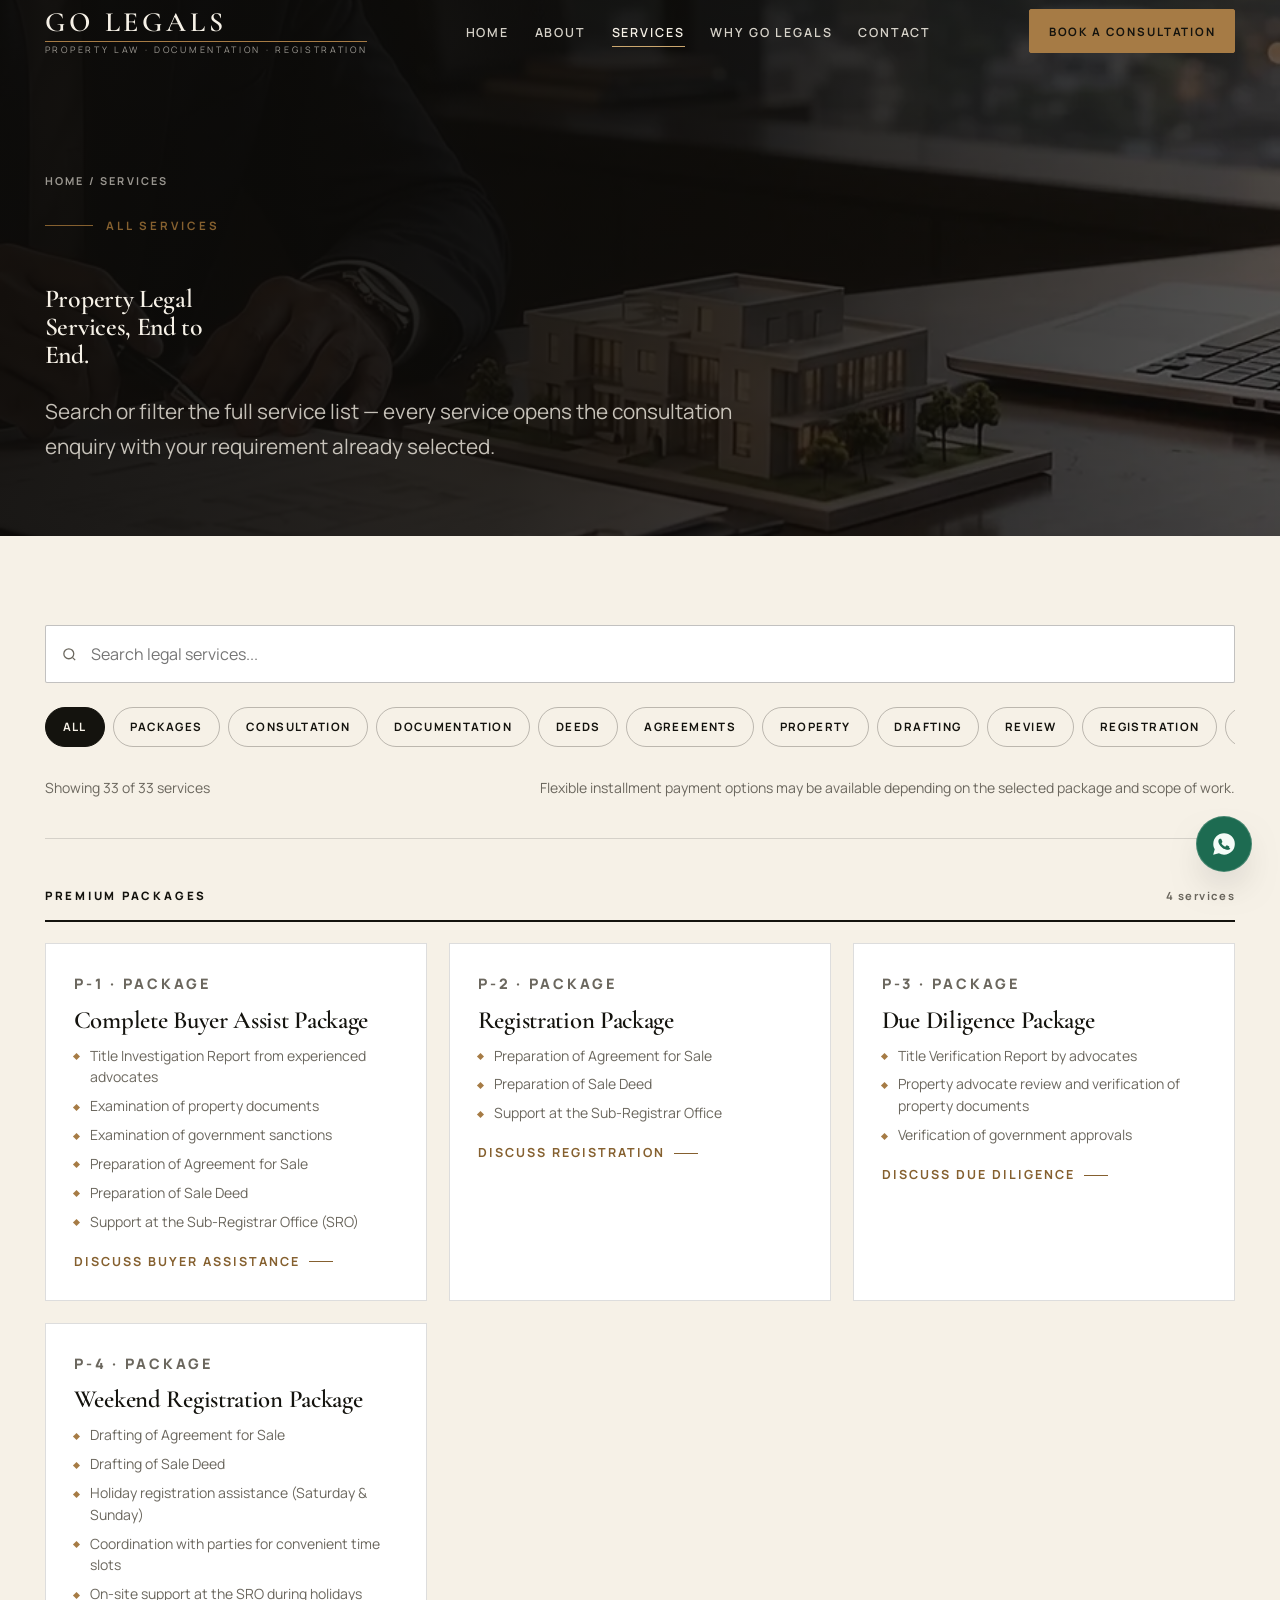
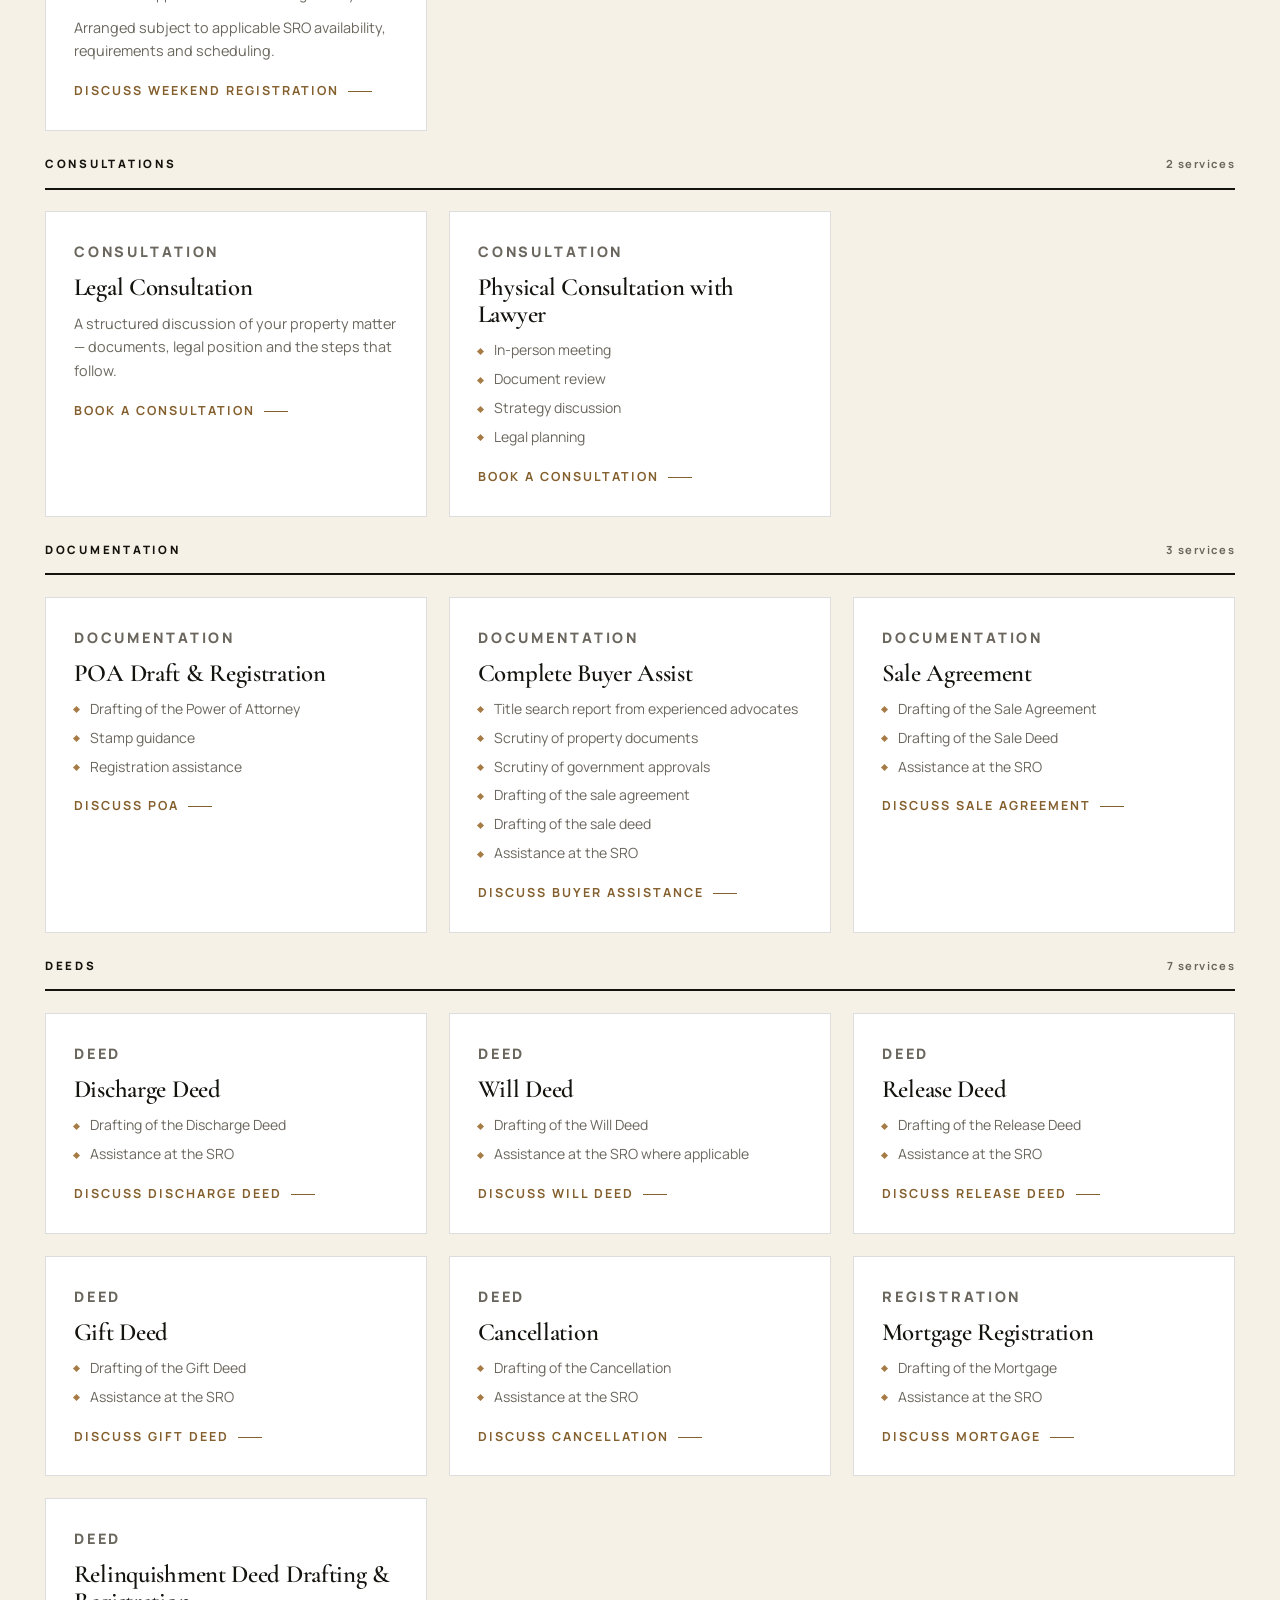
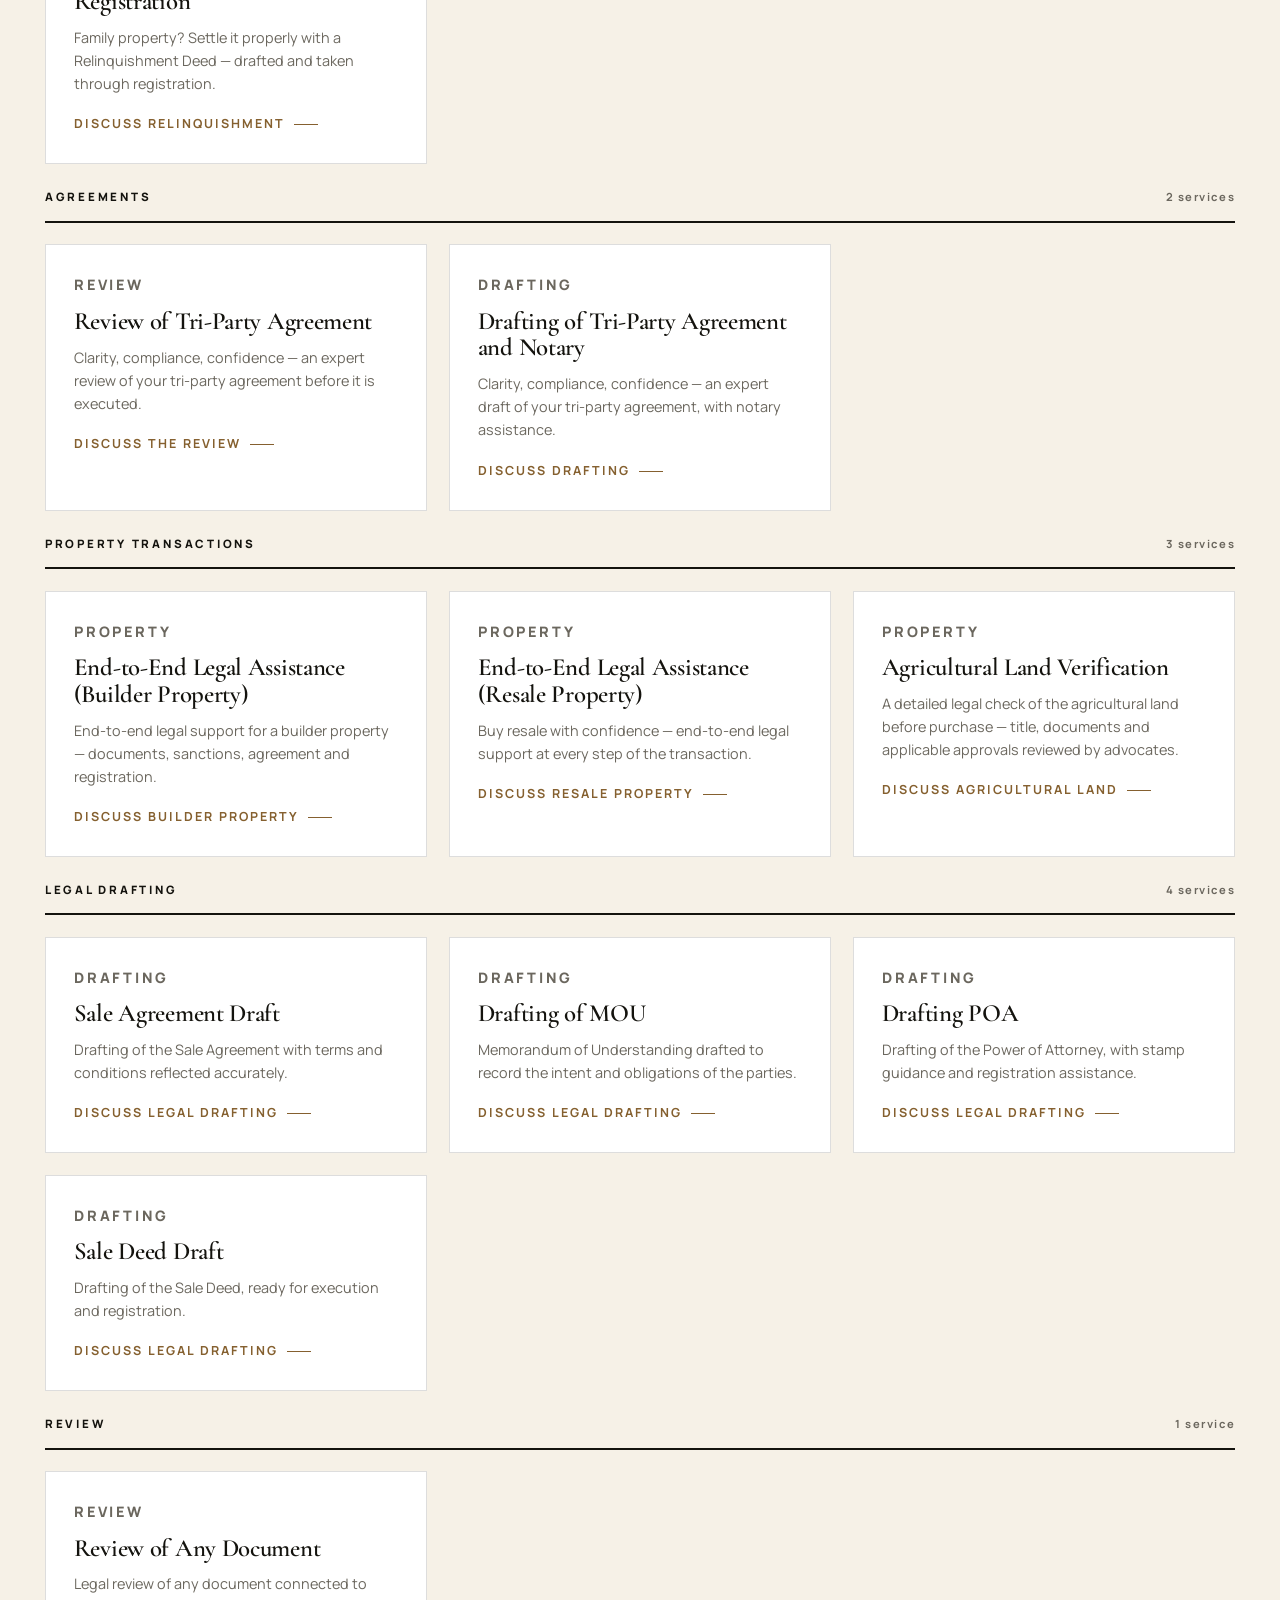
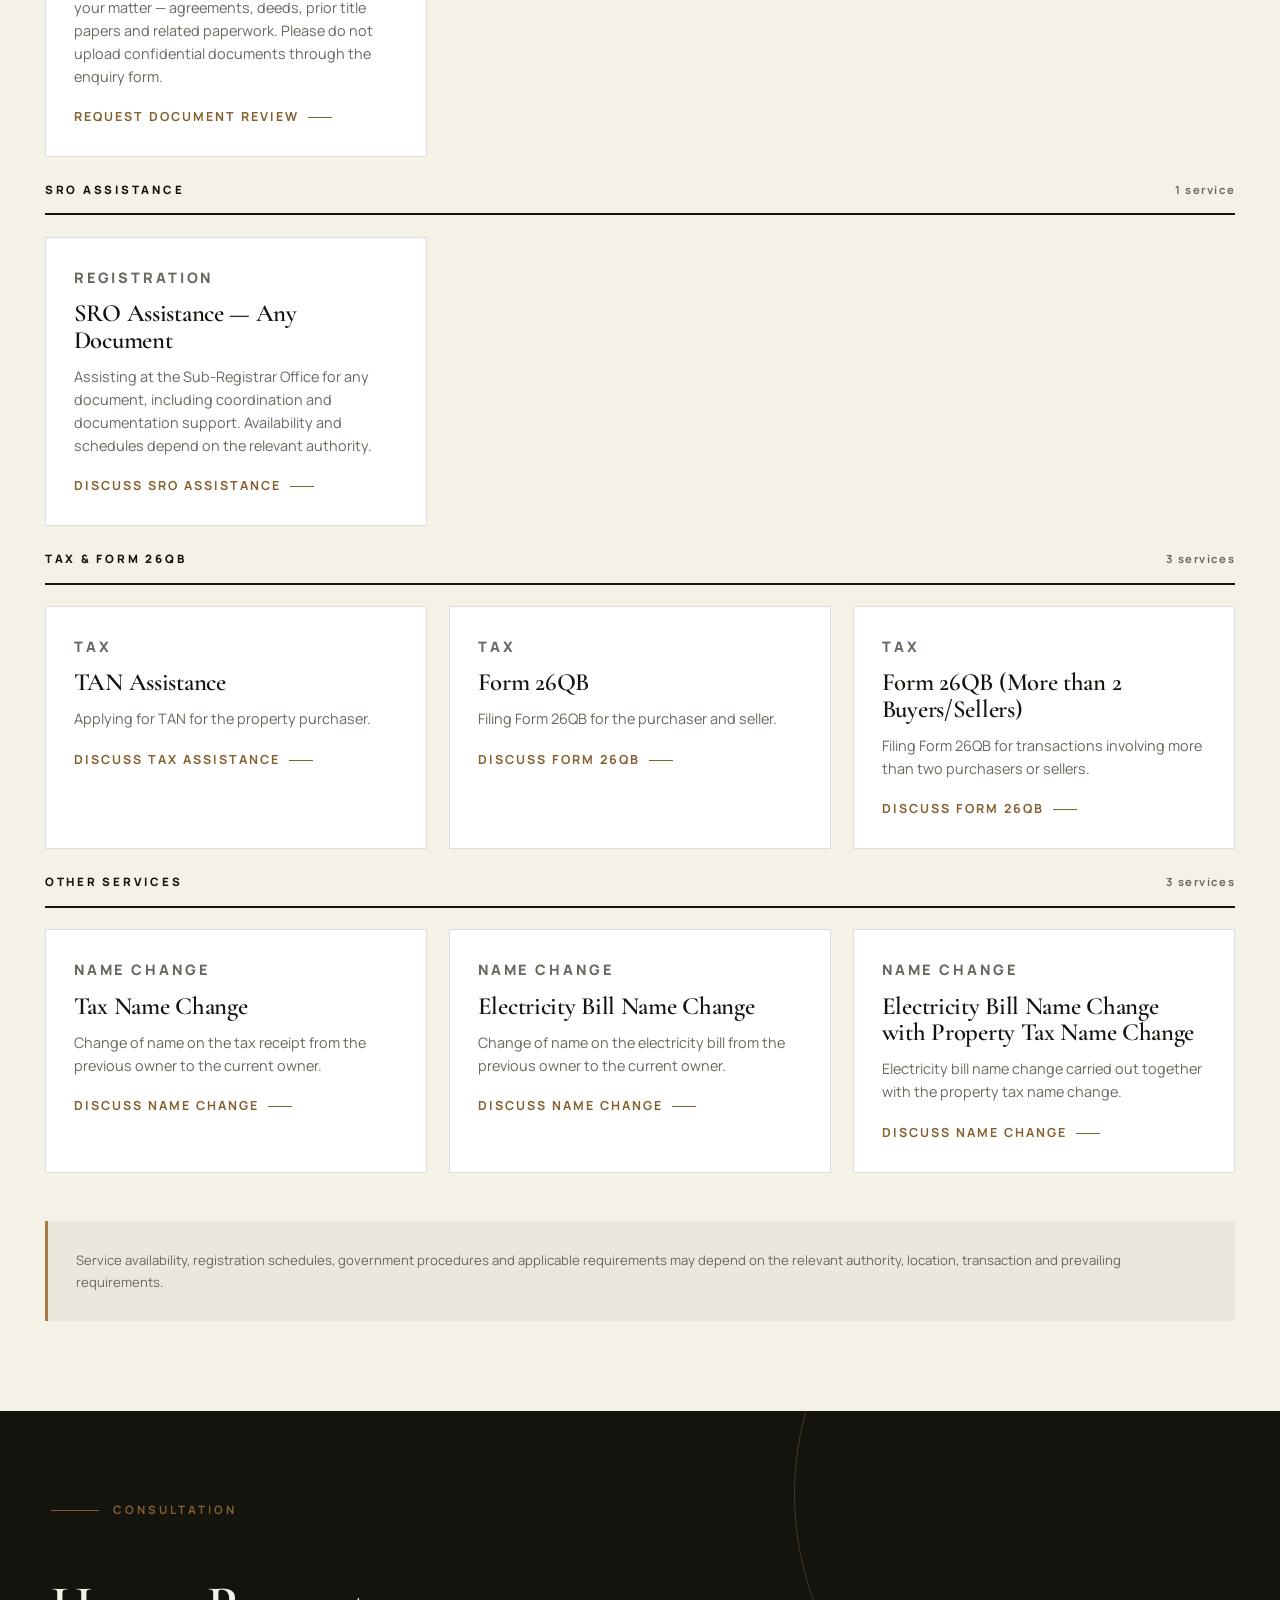
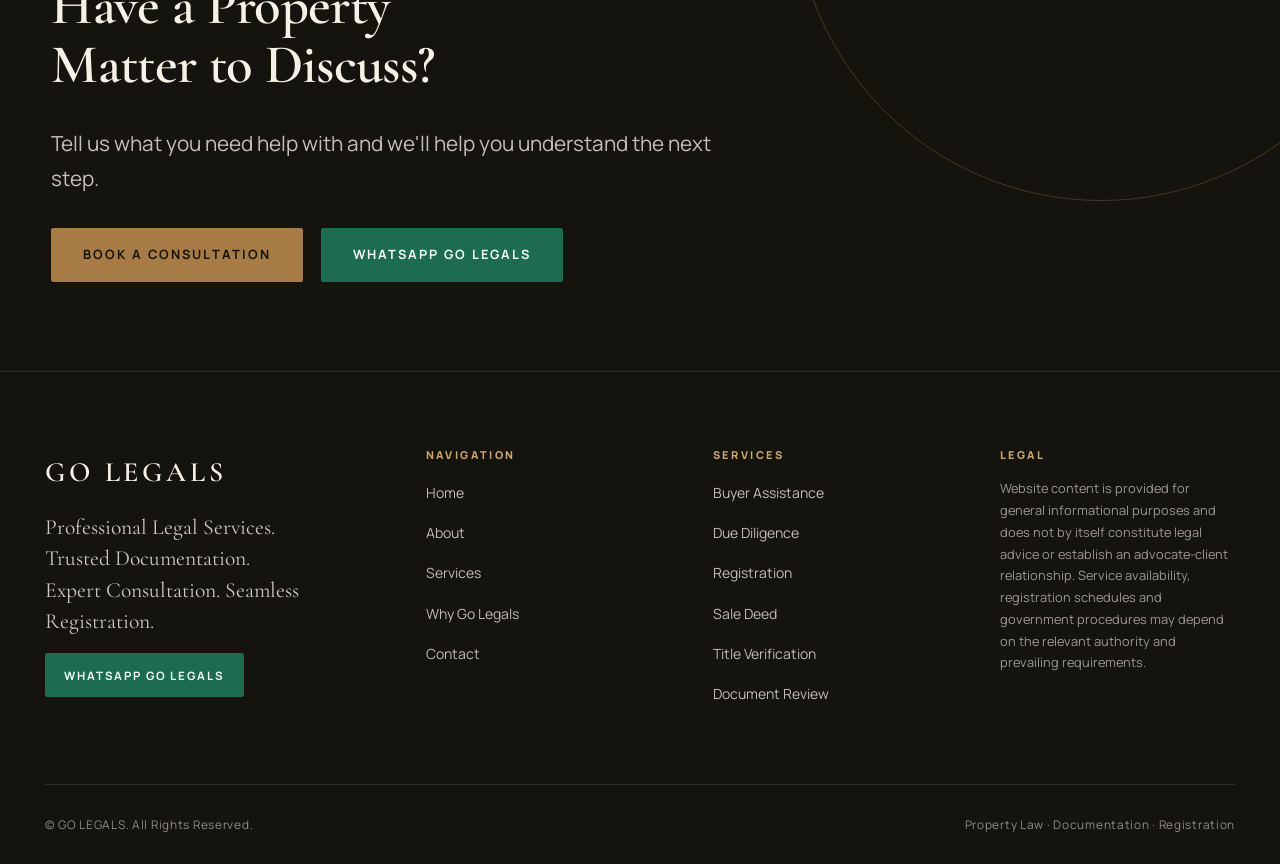
<file: services.html>
<!DOCTYPE html>
<html lang="en">
<head>
<meta charset="utf-8">
<meta name="viewport" content="width=device-width, initial-scale=1">
<title>Property Legal Services | GO LEGALS</title>
<meta name="description" content="Premium packages, consultations, deeds, agreements, drafting, review, SRO assistance, Form 26QB and name-change services from GO LEGALS.">
<meta name="robots" content="index, follow">
<meta name="theme-color" content="#14130E">
<meta property="og:type" content="website">
<meta property="og:title" content="Property Legal Services | GO LEGALS">
<meta property="og:description" content="Property documentation, verification, due diligence, drafting, registration and Form 26QB assistance.">
<meta property="og:image" content="assets/images/og-cover.jpg">
<meta name="twitter:card" content="summary_large_image">
<link rel="icon" href="assets/logo/favicon.svg" type="image/svg+xml">
<link rel="preload" href="assets/fonts/cormorant-garamond-latin.woff2" as="font" type="font/woff2" crossorigin>
<link rel="preload" href="assets/fonts/manrope-latin.woff2" as="font" type="font/woff2" crossorigin>
<link rel="stylesheet" href="css/style.css">
<link rel="stylesheet" href="css/responsive.css">
<script src="js/script.js" defer></script>
<noscript><style>.reveal{opacity:1;transform:none}</style></noscript>
</head>
<body>
<a class="skip-link" href="#main">Skip to content</a>

<header class="site-header" data-header>
  <div class="site-header__inner container-wide">
    <a class="brand" href="index.html" aria-label="GO LEGALS — home">
      <span class="brand__name">GO LEGALS</span>
      <span class="brand__rule"></span>
      <span class="brand__tag">Property Law · Documentation · Registration</span>
    </a>
    <nav class="nav" aria-label="Primary">
      <ul class="nav-list">
        <li><a class="nav-link" href="index.html">Home</a></li>
        <li><a class="nav-link" href="about.html">About</a></li>
        <li><a class="nav-link" href="services.html" aria-current="page">Services</a></li>
        <li><a class="nav-link" href="index.html#why-go-legals">Why Go Legals</a></li>
        <li><a class="nav-link" href="contact.html">Contact</a></li>
      </ul>
    </nav>
    <a class="btn btn-primary btn-sm header-cta" href="contact.html#enquire" data-enquiry="">Book a Consultation</a>
    <button class="nav-toggle" type="button" data-nav-toggle aria-expanded="false" aria-controls="mobileNav">
      <span class="nav-toggle__bars" aria-hidden="true"><span></span><span></span></span>
      Menu
    </button>
  </div>
</header>

<div class="mobile-nav" id="mobileNav" data-mobile-nav aria-hidden="true">
  <div class="mobile-nav__top">
    <span class="brand__name">GO LEGALS</span>
    <button class="mobile-nav__close" type="button" data-nav-close aria-label="Close menu">&times;</button>
  </div>
  <nav class="mobile-nav__list" aria-label="Mobile">
    <a class="mobile-nav__link" href="index.html"><span>01</span> Home</a>
    <a class="mobile-nav__link" href="about.html"><span>02</span> About</a>
    <a class="mobile-nav__link" href="services.html"><span>03</span> Services</a>
    <a class="mobile-nav__link" href="index.html#why-go-legals"><span>04</span> Why Go Legals</a>
    <a class="mobile-nav__link" href="contact.html"><span>05</span> Contact</a>
  </nav>
  <div class="mobile-nav__foot">
    <a class="btn btn-primary" href="contact.html#enquire" data-enquiry="">Book a Consultation</a>
    <a class="btn btn-outline-light" data-wa-link href="https://wa.me/91XXXXXXXXXX" target="_blank" rel="noopener">WhatsApp GO LEGALS</a>
  </div>
</div>

<main id="main" class="site-main">

  <section class="page-hero">
    <div class="container-wide page-hero__inner">
      <p class="breadcrumb"><a href="index.html">Home</a> / Services</p>
      <p class="eyebrow">All Services</p>
      <h1 class="h1 page-hero__title">Property Legal Services, End to End.</h1>
      <p class="page-hero__copy">Search or filter the full service list — every service opens the consultation enquiry with your requirement already selected.</p>
    </div>
  </section>

  <section class="section">
    <div class="container-wide">

      <div class="filter-bar">
        <div class="search">
          <svg viewBox="0 0 24 24" fill="none" stroke="currentColor" stroke-width="1.8" aria-hidden="true"><circle cx="11" cy="11" r="7"></circle><path d="m20 20-3.6-3.6"></path></svg>
          <label class="visually-hidden" for="svcSearch">Search legal services</label>
          <input type="search" id="svcSearch" data-svc-search placeholder="Search legal services..." autocomplete="off">
        </div>
        <div class="chips" role="group" aria-label="Filter services by category">
          <button type="button" class="chip" data-filter="all" aria-pressed="true">All</button>
          <button type="button" class="chip" data-filter="packages" aria-pressed="false">Packages</button>
          <button type="button" class="chip" data-filter="consultation" aria-pressed="false">Consultation</button>
          <button type="button" class="chip" data-filter="documentation" aria-pressed="false">Documentation</button>
          <button type="button" class="chip" data-filter="deeds" aria-pressed="false">Deeds</button>
          <button type="button" class="chip" data-filter="agreements" aria-pressed="false">Agreements</button>
          <button type="button" class="chip" data-filter="property" aria-pressed="false">Property</button>
          <button type="button" class="chip" data-filter="drafting" aria-pressed="false">Drafting</button>
          <button type="button" class="chip" data-filter="review" aria-pressed="false">Review</button>
          <button type="button" class="chip" data-filter="registration" aria-pressed="false">Registration</button>
          <button type="button" class="chip" data-filter="tax" aria-pressed="false">Tax</button>
          <button type="button" class="chip" data-filter="other" aria-pressed="false">Other</button>
        </div>
        <div class="filter-meta">
          <p data-svc-count role="status" aria-live="polite">Showing all services</p>
          <p>Flexible installment payment options may be available depending on the selected package and scope of work.</p>
        </div>
      </div>

      <div class="svc-grid">

        <section class="svc-cat" data-cat-block>
          <div class="svc-cat__head">
            <h2>Premium Packages</h2>
            <span class="svc-cat__count" data-cat-count>4 services</span>
          </div>
          <div class="svc-items">

            <article class="svc" data-svc data-category="packages">
              <p class="svc__tag">P-1 · Package</p>
              <h3>Complete Buyer Assist Package</h3>
              <ul class="svc__list">
                <li>Title Investigation Report from experienced advocates</li>
                <li>Examination of property documents</li>
                <li>Examination of government sanctions</li>
                <li>Preparation of Agreement for Sale</li>
                <li>Preparation of Sale Deed</li>
                <li>Support at the Sub-Registrar Office (SRO)</li>
              </ul>
              <a class="link-arrow svc__cta" href="contact.html#enquire" data-enquiry="Complete Buyer Assist Package">Discuss Buyer Assistance</a>
            </article>

            <article class="svc" data-svc data-category="packages">
              <p class="svc__tag">P-2 · Package</p>
              <h3>Registration Package</h3>
              <ul class="svc__list">
                <li>Preparation of Agreement for Sale</li>
                <li>Preparation of Sale Deed</li>
                <li>Support at the Sub-Registrar Office</li>
              </ul>
              <a class="link-arrow svc__cta" href="contact.html#enquire" data-enquiry="Registration Package">Discuss Registration</a>
            </article>

            <article class="svc" data-svc data-category="packages">
              <p class="svc__tag">P-3 · Package</p>
              <h3>Due Diligence Package</h3>
              <ul class="svc__list">
                <li>Title Verification Report by advocates</li>
                <li>Property advocate review and verification of property documents</li>
                <li>Verification of government approvals</li>
              </ul>
              <a class="link-arrow svc__cta" href="contact.html#enquire" data-enquiry="Due Diligence Package">Discuss Due Diligence</a>
            </article>

            <article class="svc" data-svc data-category="packages">
              <p class="svc__tag">P-4 · Package</p>
              <h3>Weekend Registration Package</h3>
              <ul class="svc__list">
                <li>Drafting of Agreement for Sale</li>
                <li>Drafting of Sale Deed</li>
                <li>Holiday registration assistance (Saturday &amp; Sunday)</li>
                <li>Coordination with parties for convenient time slots</li>
                <li>On-site support at the SRO during holidays</li>
              </ul>
              <p>Arranged subject to applicable SRO availability, requirements and scheduling.</p>
              <a class="link-arrow svc__cta" href="contact.html#enquire" data-enquiry="Weekend Registration Package">Discuss Weekend Registration</a>
            </article>

          </div>
        </section>

        <section class="svc-cat" data-cat-block>
          <div class="svc-cat__head">
            <h2>Consultations</h2>
            <span class="svc-cat__count" data-cat-count>2 services</span>
          </div>
          <div class="svc-items">

            <article class="svc" data-svc data-category="consultation">
              <p class="svc__tag">Consultation</p>
              <h3>Legal Consultation</h3>
              <p>A structured discussion of your property matter — documents, legal position and the steps that follow.</p>
              <a class="link-arrow svc__cta" href="contact.html#enquire" data-enquiry="Legal Consultation">Book a Consultation</a>
            </article>

            <article class="svc" data-svc data-category="consultation">
              <p class="svc__tag">Consultation</p>
              <h3>Physical Consultation with Lawyer</h3>
              <ul class="svc__list">
                <li>In-person meeting</li>
                <li>Document review</li>
                <li>Strategy discussion</li>
                <li>Legal planning</li>
              </ul>
              <a class="link-arrow svc__cta" href="contact.html#enquire" data-enquiry="Physical Consultation with Lawyer">Book a Consultation</a>
            </article>

          </div>
        </section>

        <section class="svc-cat" data-cat-block>
          <div class="svc-cat__head">
            <h2>Documentation</h2>
            <span class="svc-cat__count" data-cat-count>3 services</span>
          </div>
          <div class="svc-items">

            <article class="svc" data-svc data-category="documentation">
              <p class="svc__tag">Documentation</p>
              <h3>POA Draft &amp; Registration</h3>
              <ul class="svc__list">
                <li>Drafting of the Power of Attorney</li>
                <li>Stamp guidance</li>
                <li>Registration assistance</li>
              </ul>
              <a class="link-arrow svc__cta" href="contact.html#enquire" data-enquiry="POA Draft &amp; Registration">Discuss POA</a>
            </article>

            <article class="svc" data-svc data-category="documentation">
              <p class="svc__tag">Documentation</p>
              <h3>Complete Buyer Assist</h3>
              <ul class="svc__list">
                <li>Title search report from experienced advocates</li>
                <li>Scrutiny of property documents</li>
                <li>Scrutiny of government approvals</li>
                <li>Drafting of the sale agreement</li>
                <li>Drafting of the sale deed</li>
                <li>Assistance at the SRO</li>
              </ul>
              <a class="link-arrow svc__cta" href="contact.html#enquire" data-enquiry="Complete Buyer Assist">Discuss Buyer Assistance</a>
            </article>

            <article class="svc" data-svc data-category="documentation">
              <p class="svc__tag">Documentation</p>
              <h3>Sale Agreement</h3>
              <ul class="svc__list">
                <li>Drafting of the Sale Agreement</li>
                <li>Drafting of the Sale Deed</li>
                <li>Assistance at the SRO</li>
              </ul>
              <a class="link-arrow svc__cta" href="contact.html#enquire" data-enquiry="Sale Agreement">Discuss Sale Agreement</a>
            </article>

          </div>
        </section>

        <section class="svc-cat" data-cat-block>
          <div class="svc-cat__head">
            <h2>Deeds</h2>
            <span class="svc-cat__count" data-cat-count>7 services</span>
          </div>
          <div class="svc-items">

            <article class="svc" data-svc data-category="deeds">
              <p class="svc__tag">Deed</p>
              <h3>Discharge Deed</h3>
              <ul class="svc__list"><li>Drafting of the Discharge Deed</li><li>Assistance at the SRO</li></ul>
              <a class="link-arrow svc__cta" href="contact.html#enquire" data-enquiry="Discharge Deed">Discuss Discharge Deed</a>
            </article>

            <article class="svc" data-svc data-category="deeds">
              <p class="svc__tag">Deed</p>
              <h3>Will Deed</h3>
              <ul class="svc__list"><li>Drafting of the Will Deed</li><li>Assistance at the SRO where applicable</li></ul>
              <a class="link-arrow svc__cta" href="contact.html#enquire" data-enquiry="Will Deed">Discuss Will Deed</a>
            </article>

            <article class="svc" data-svc data-category="deeds">
              <p class="svc__tag">Deed</p>
              <h3>Release Deed</h3>
              <ul class="svc__list"><li>Drafting of the Release Deed</li><li>Assistance at the SRO</li></ul>
              <a class="link-arrow svc__cta" href="contact.html#enquire" data-enquiry="Release Deed">Discuss Release Deed</a>
            </article>

            <article class="svc" data-svc data-category="deeds">
              <p class="svc__tag">Deed</p>
              <h3>Gift Deed</h3>
              <ul class="svc__list"><li>Drafting of the Gift Deed</li><li>Assistance at the SRO</li></ul>
              <a class="link-arrow svc__cta" href="contact.html#enquire" data-enquiry="Gift Deed">Discuss Gift Deed</a>
            </article>

            <article class="svc" data-svc data-category="deeds">
              <p class="svc__tag">Deed</p>
              <h3>Cancellation</h3>
              <ul class="svc__list"><li>Drafting of the Cancellation</li><li>Assistance at the SRO</li></ul>
              <a class="link-arrow svc__cta" href="contact.html#enquire" data-enquiry="Cancellation">Discuss Cancellation</a>
            </article>

            <article class="svc" data-svc data-category="deeds">
              <p class="svc__tag">Registration</p>
              <h3>Mortgage Registration</h3>
              <ul class="svc__list"><li>Drafting of the Mortgage</li><li>Assistance at the SRO</li></ul>
              <a class="link-arrow svc__cta" href="contact.html#enquire" data-enquiry="Mortgage Registration">Discuss Mortgage</a>
            </article>

            <article class="svc" data-svc data-category="deeds">
              <p class="svc__tag">Deed</p>
              <h3>Relinquishment Deed Drafting &amp; Registration</h3>
              <p>Family property? Settle it properly with a Relinquishment Deed — drafted and taken through registration.</p>
              <a class="link-arrow svc__cta" href="contact.html#enquire" data-enquiry="Release / Relinquishment">Discuss Relinquishment</a>
            </article>

          </div>
        </section>

        <section class="svc-cat" data-cat-block>
          <div class="svc-cat__head">
            <h2>Agreements</h2>
            <span class="svc-cat__count" data-cat-count>2 services</span>
          </div>
          <div class="svc-items">

            <article class="svc" data-svc data-category="agreements">
              <p class="svc__tag">Review</p>
              <h3>Review of Tri-Party Agreement</h3>
              <p>Clarity, compliance, confidence — an expert review of your tri-party agreement before it is executed.</p>
              <a class="link-arrow svc__cta" href="contact.html#enquire" data-enquiry="Review of Tri-Party Agreement">Discuss the Review</a>
            </article>

            <article class="svc" data-svc data-category="agreements">
              <p class="svc__tag">Drafting</p>
              <h3>Drafting of Tri-Party Agreement and Notary</h3>
              <p>Clarity, compliance, confidence — an expert draft of your tri-party agreement, with notary assistance.</p>
              <a class="link-arrow svc__cta" href="contact.html#enquire" data-enquiry="Tri-Party Agreement">Discuss Drafting</a>
            </article>

          </div>
        </section>

        <section class="svc-cat" data-cat-block>
          <div class="svc-cat__head">
            <h2>Property Transactions</h2>
            <span class="svc-cat__count" data-cat-count>3 services</span>
          </div>
          <div class="svc-items">

            <article class="svc" data-svc data-category="property">
              <p class="svc__tag">Property</p>
              <h3>End-to-End Legal Assistance (Builder Property)</h3>
              <p>End-to-end legal support for a builder property — documents, sanctions, agreement and registration.</p>
              <a class="link-arrow svc__cta" href="contact.html#enquire" data-enquiry="Builder Property">Discuss Builder Property</a>
            </article>

            <article class="svc" data-svc data-category="property">
              <p class="svc__tag">Property</p>
              <h3>End-to-End Legal Assistance (Resale Property)</h3>
              <p>Buy resale with confidence — end-to-end legal support at every step of the transaction.</p>
              <a class="link-arrow svc__cta" href="contact.html#enquire" data-enquiry="Resale Property">Discuss Resale Property</a>
            </article>

            <article class="svc" data-svc data-category="property">
              <p class="svc__tag">Property</p>
              <h3>Agricultural Land Verification</h3>
              <p>A detailed legal check of the agricultural land before purchase — title, documents and applicable approvals reviewed by advocates.</p>
              <a class="link-arrow svc__cta" href="contact.html#enquire" data-enquiry="Agricultural Land Verification">Discuss Agricultural Land</a>
            </article>

          </div>
        </section>

        <section class="svc-cat" data-cat-block>
          <div class="svc-cat__head">
            <h2>Legal Drafting</h2>
            <span class="svc-cat__count" data-cat-count>4 services</span>
          </div>
          <div class="svc-items">

            <article class="svc" data-svc data-category="drafting">
              <p class="svc__tag">Drafting</p>
              <h3>Sale Agreement Draft</h3>
              <p>Drafting of the Sale Agreement with terms and conditions reflected accurately.</p>
              <a class="link-arrow svc__cta" href="contact.html#enquire" data-enquiry="Sale Agreement Draft">Discuss Legal Drafting</a>
            </article>

            <article class="svc" data-svc data-category="drafting">
              <p class="svc__tag">Drafting</p>
              <h3>Drafting of MOU</h3>
              <p>Memorandum of Understanding drafted to record the intent and obligations of the parties.</p>
              <a class="link-arrow svc__cta" href="contact.html#enquire" data-enquiry="Drafting of MOU">Discuss Legal Drafting</a>
            </article>

            <article class="svc" data-svc data-category="drafting">
              <p class="svc__tag">Drafting</p>
              <h3>Drafting POA</h3>
              <p>Drafting of the Power of Attorney, with stamp guidance and registration assistance.</p>
              <a class="link-arrow svc__cta" href="contact.html#enquire" data-enquiry="Drafting POA">Discuss Legal Drafting</a>
            </article>

            <article class="svc" data-svc data-category="drafting">
              <p class="svc__tag">Drafting</p>
              <h3>Sale Deed Draft</h3>
              <p>Drafting of the Sale Deed, ready for execution and registration.</p>
              <a class="link-arrow svc__cta" href="contact.html#enquire" data-enquiry="Sale Deed Draft">Discuss Legal Drafting</a>
            </article>

          </div>
        </section>

        <section class="svc-cat" data-cat-block>
          <div class="svc-cat__head">
            <h2>Review</h2>
            <span class="svc-cat__count" data-cat-count>1 service</span>
          </div>
          <div class="svc-items">

            <article class="svc" data-svc data-category="review">
              <p class="svc__tag">Review</p>
              <h3>Review of Any Document</h3>
              <p>Legal review of any document connected to your matter — agreements, deeds, prior title papers and related paperwork. Please do not upload confidential documents through the enquiry form.</p>
              <a class="link-arrow svc__cta" href="contact.html#enquire" data-enquiry="Document Review">Request Document Review</a>
            </article>

          </div>
        </section>

        <section class="svc-cat" data-cat-block>
          <div class="svc-cat__head">
            <h2>SRO Assistance</h2>
            <span class="svc-cat__count" data-cat-count>1 service</span>
          </div>
          <div class="svc-items">

            <article class="svc" data-svc data-category="registration">
              <p class="svc__tag">Registration</p>
              <h3>SRO Assistance — Any Document</h3>
              <p>Assisting at the Sub-Registrar Office for any document, including coordination and documentation support. Availability and schedules depend on the relevant authority.</p>
              <a class="link-arrow svc__cta" href="contact.html#enquire" data-enquiry="SRO Assistance">Discuss SRO Assistance</a>
            </article>

          </div>
        </section>

        <section class="svc-cat" data-cat-block>
          <div class="svc-cat__head">
            <h2>Tax &amp; Form 26QB</h2>
            <span class="svc-cat__count" data-cat-count>3 services</span>
          </div>
          <div class="svc-items">

            <article class="svc" data-svc data-category="tax">
              <p class="svc__tag">Tax</p>
              <h3>TAN Assistance</h3>
              <p>Applying for TAN for the property purchaser.</p>
              <a class="link-arrow svc__cta" href="contact.html#enquire" data-enquiry="TAN Assistance">Discuss Tax Assistance</a>
            </article>

            <article class="svc" data-svc data-category="tax">
              <p class="svc__tag">Tax</p>
              <h3>Form 26QB</h3>
              <p>Filing Form 26QB for the purchaser and seller.</p>
              <a class="link-arrow svc__cta" href="contact.html#enquire" data-enquiry="Form 26QB">Discuss Form 26QB</a>
            </article>

            <article class="svc" data-svc data-category="tax">
              <p class="svc__tag">Tax</p>
              <h3>Form 26QB (More than 2 Buyers/Sellers)</h3>
              <p>Filing Form 26QB for transactions involving more than two purchasers or sellers.</p>
              <a class="link-arrow svc__cta" href="contact.html#enquire" data-enquiry="Form 26QB (More than 2 Buyers/Sellers)">Discuss Form 26QB</a>
            </article>

          </div>
        </section>

        <section class="svc-cat" data-cat-block>
          <div class="svc-cat__head">
            <h2>Other Services</h2>
            <span class="svc-cat__count" data-cat-count>3 services</span>
          </div>
          <div class="svc-items">

            <article class="svc" data-svc data-category="other">
              <p class="svc__tag">Name Change</p>
              <h3>Tax Name Change</h3>
              <p>Change of name on the tax receipt from the previous owner to the current owner.</p>
              <a class="link-arrow svc__cta" href="contact.html#enquire" data-enquiry="Tax Name Change">Discuss Name Change</a>
            </article>

            <article class="svc" data-svc data-category="other">
              <p class="svc__tag">Name Change</p>
              <h3>Electricity Bill Name Change</h3>
              <p>Change of name on the electricity bill from the previous owner to the current owner.</p>
              <a class="link-arrow svc__cta" href="contact.html#enquire" data-enquiry="Electricity Bill Name Change">Discuss Name Change</a>
            </article>

            <article class="svc" data-svc data-category="other">
              <p class="svc__tag">Name Change</p>
              <h3>Electricity Bill Name Change with Property Tax Name Change</h3>
              <p>Electricity bill name change carried out together with the property tax name change.</p>
              <a class="link-arrow svc__cta" href="contact.html#enquire" data-enquiry="Electricity Bill Name Change with Property Tax Name Change">Discuss Name Change</a>
            </article>

          </div>
        </section>

      </div>

      <div class="no-results" data-svc-empty hidden>
        <h2>No services match that search.</h2>
        <p>Try a different keyword, or tell us about your matter directly and we will identify the right service.</p>
        <a class="btn btn-primary" href="contact.html#enquire" data-enquiry="">Book a Consultation</a>
      </div>

      <p class="disclaimer" style="margin-top:clamp(1.75rem,4vw,3rem)">Service availability, registration schedules, government procedures and applicable requirements may depend on the relevant authority, location, transaction and prevailing requirements.</p>

    </div>
  </section>

  <section class="cta-band">
    <div class="container cta-band__inner reveal">
      <p class="eyebrow">Consultation</p>
      <h2 class="h2 cta-band__title">Have a Property Matter to Discuss?</h2>
      <p class="cta-band__copy">Tell us what you need help with and we'll help you understand the next step.</p>
      <div class="cta-band__actions">
        <a class="btn btn-primary" href="contact.html#enquire" data-enquiry="">Book a Consultation</a>
        <a class="btn btn-whatsapp" data-wa-link href="https://wa.me/91XXXXXXXXXX" target="_blank" rel="noopener">WhatsApp GO LEGALS</a>
      </div>
    </div>
  </section>

</main>

<footer class="site-footer">
  <div class="container-wide">
    <div class="site-footer__grid">
      <div class="footer-brand">
        <span class="brand__name">GO LEGALS</span>
        <p>Professional Legal Services. Trusted Documentation. Expert Consultation. Seamless Registration.</p>
        <div><a class="btn btn-whatsapp btn-sm" data-wa-link href="https://wa.me/91XXXXXXXXXX" target="_blank" rel="noopener">WhatsApp GO LEGALS</a></div>
      </div>

      <div class="footer-col">
        <h2>Navigation</h2>
        <ul>
          <li><a href="index.html">Home</a></li>
          <li><a href="about.html">About</a></li>
          <li><a href="services.html">Services</a></li>
          <li><a href="index.html#why-go-legals">Why Go Legals</a></li>
          <li><a href="contact.html">Contact</a></li>
        </ul>
      </div>

      <div class="footer-col">
        <h2>Services</h2>
        <ul>
          <li><a href="contact.html#enquire" data-enquiry="Complete Buyer Assist Package">Buyer Assistance</a></li>
          <li><a href="contact.html#enquire" data-enquiry="Due Diligence Package">Due Diligence</a></li>
          <li><a href="contact.html#enquire" data-enquiry="Registration Package">Registration</a></li>
          <li><a href="contact.html#enquire" data-enquiry="Sale Deed">Sale Deed</a></li>
          <li><a href="contact.html#enquire" data-enquiry="Title Verification">Title Verification</a></li>
          <li><a href="contact.html#enquire" data-enquiry="Document Review">Document Review</a></li>
        </ul>
      </div>

      <div class="footer-col">
        <h2>Legal</h2>
        <p class="footer-note">Website content is provided for general informational purposes and does not by itself constitute legal advice or establish an advocate-client relationship. Service availability, registration schedules and government procedures may depend on the relevant authority and prevailing requirements.</p>
      </div>
    </div>

    <div class="site-footer__bottom">
      <p>&copy; GO LEGALS. All Rights Reserved.</p>
      <p>Property Law · Documentation · Registration</p>
    </div>
  </div>
</footer>

<a class="float-wa" data-wa-link href="https://wa.me/91XXXXXXXXXX" target="_blank" rel="noopener" aria-label="Chat with GO LEGALS on WhatsApp">
  <svg viewBox="0 0 24 24" fill="currentColor" aria-hidden="true"><path d="M12.04 2A9.9 9.9 0 0 0 2.1 11.9c0 1.75.46 3.45 1.34 4.95L2 22l5.3-1.38a9.9 9.9 0 0 0 4.74 1.2h.01A9.9 9.9 0 0 0 22 11.9 9.9 9.9 0 0 0 12.04 2Zm5.8 14.06c-.24.68-1.4 1.3-1.94 1.34-.5.04-.98.22-3.3-.7-2.78-1.1-4.54-3.94-4.68-4.12-.14-.18-1.12-1.48-1.12-2.82 0-1.34.7-2 .96-2.28.24-.26.52-.32.7-.32h.5c.16 0 .38-.06.6.46.24.54.8 1.86.86 2 .06.14.1.3.02.48-.08.18-.12.3-.24.46l-.36.42c-.12.12-.24.26-.1.5.14.24.62 1.02 1.32 1.66.9.8 1.66 1.06 1.9 1.18.24.12.38.1.52-.06.14-.16.6-.7.76-.94.16-.24.32-.2.54-.12.22.08 1.4.66 1.64.78.24.12.4.18.46.28.06.1.06.58-.18 1.26Z"/></svg>
</a>

<div class="action-bar" aria-label="Quick contact">
  <a class="action-bar__btn" data-tel-link href="#">
    <svg viewBox="0 0 24 24" fill="none" stroke="currentColor" stroke-width="1.6" stroke-linecap="round" stroke-linejoin="round" aria-hidden="true"><path d="M22 16.92v3a2 2 0 0 1-2.18 2 19.79 19.79 0 0 1-8.63-3.07 19.5 19.5 0 0 1-6-6 19.79 19.79 0 0 1-3.07-8.67A2 2 0 0 1 4.11 2h3a2 2 0 0 1 2 1.72c.13.96.36 1.9.7 2.81a2 2 0 0 1-.45 2.11L8.09 9.91a16 16 0 0 0 6 6l1.27-1.27a2 2 0 0 1 2.11-.45c.9.34 1.85.57 2.81.7A2 2 0 0 1 22 16.92z"/></svg>
    Call
  </a>
  <a class="action-bar__btn action-bar__btn--wa" data-wa-link href="https://wa.me/91XXXXXXXXXX" target="_blank" rel="noopener">
    <svg viewBox="0 0 24 24" fill="currentColor" aria-hidden="true"><path d="M12.04 2A9.9 9.9 0 0 0 2.1 11.9c0 1.75.46 3.45 1.34 4.95L2 22l5.3-1.38a9.9 9.9 0 0 0 4.74 1.2h.01A9.9 9.9 0 0 0 22 11.9 9.9 9.9 0 0 0 12.04 2Zm5.8 14.06c-.24.68-1.4 1.3-1.94 1.34-.5.04-.98.22-3.3-.7-2.78-1.1-4.54-3.94-4.68-4.12-.14-.18-1.12-1.48-1.12-2.82 0-1.34.7-2 .96-2.28.24-.26.52-.32.7-.32h.5c.16 0 .38-.06.6.46.24.54.8 1.86.86 2 .06.14.1.3.02.48-.08.18-.12.3-.24.46l-.36.42c-.12.12-.24.26-.1.5.14.24.62 1.02 1.32 1.66.9.8 1.66 1.06 1.9 1.18.24.12.38.1.52-.06.14-.16.6-.7.76-.94.16-.24.32-.2.54-.12.22.08 1.4.66 1.64.78.24.12.4.18.46.28.06.1.06.58-.18 1.26Z"/></svg>
    WhatsApp
  </a>
  <button class="action-bar__btn" type="button" data-enquiry="">
    <svg viewBox="0 0 24 24" fill="none" stroke="currentColor" stroke-width="1.6" aria-hidden="true"><path d="M4 5.5h16v13H4z"/><path d="M4 7l8 5.5L20 7"/></svg>
    Enquire
  </button>
</div>

</body>
</html>
</file>
<file: css/style.css>
@font-face {
  font-family: 'Cormorant Garamond';
  font-style: normal;
  font-weight: 300 700;
  font-display: swap;
  src: url('../assets/fonts/cormorant-garamond-latin.woff2') format('woff2');
  unicode-range: U+0000-00FF, U+0131, U+0152-0153, U+02BB-02BC, U+02C6, U+02DA, U+02DC, U+0304, U+0308, U+0329, U+2000-206F, U+20AC, U+2122, U+2191, U+2193, U+2212, U+2215, U+FEFF, U+FFFD;
}

@font-face {
  font-family: 'Cormorant Garamond';
  font-style: normal;
  font-weight: 300 700;
  font-display: swap;
  src: url('../assets/fonts/cormorant-garamond-latin-ext.woff2') format('woff2');
  unicode-range: U+0100-02BA, U+02BD-02C5, U+02C7-02CC, U+02CE-02D7, U+02DD-02FF, U+0304, U+0308, U+0329, U+1D00-1DBF, U+1E00-1E9F, U+1EF2-1EFF, U+2020, U+20A0-20AB, U+20AD-20C0, U+2113, U+2C60-2C7F, U+A720-A7FF;
}

@font-face {
  font-family: 'Manrope';
  font-style: normal;
  font-weight: 200 800;
  font-display: swap;
  src: url('../assets/fonts/manrope-latin.woff2') format('woff2');
  unicode-range: U+0000-00FF, U+0131, U+0152-0153, U+02BB-02BC, U+02C6, U+02DA, U+02DC, U+0304, U+0308, U+0329, U+2000-206F, U+20AC, U+2122, U+2191, U+2193, U+2212, U+2215, U+FEFF, U+FFFD;
}

@font-face {
  font-family: 'Manrope';
  font-style: normal;
  font-weight: 200 800;
  font-display: swap;
  src: url('../assets/fonts/manrope-latin-ext.woff2') format('woff2');
  unicode-range: U+0100-02BA, U+02BD-02C5, U+02C7-02CC, U+02CE-02D7, U+02DD-02FF, U+0304, U+0308, U+0329, U+1D00-1DBF, U+1E00-1E9F, U+1EF2-1EFF, U+2020, U+20A0-20AB, U+20AD-20C0, U+2113, U+2C60-2C7F, U+A720-A7FF;
}

:root {
  --ink: #14130e;
  --ink-2: #1d1b15;
  --ink-3: #26231b;
  --ivory: #f6f1e7;
  --ivory-2: #ede6d8;
  --paper: #fcfaf6;
  --white: #ffffff;
  --bronze: #a67b45;
  --bronze-deep: #85602f;
  --bronze-light: #cba76f;
  --gray: #6b675e;
  --gray-2: #938e83;
  --line: rgba(20, 19, 14, 0.14);
  --line-2: rgba(20, 19, 14, 0.26);
  --line-dark: rgba(246, 241, 231, 0.18);
  --wa: #1d6b51;
  --wa-deep: #14543e;
  --font-serif: 'Cormorant Garamond', 'Playfair Display', Georgia, 'Times New Roman', serif;
  --font-sans: 'Manrope', Inter, -apple-system, BlinkMacSystemFont, 'Segoe UI', Helvetica, Arial, sans-serif;
  --header-h: clamp(64px, 4.6vw, 86px);
  --section-y: clamp(3.5rem, 7vw, 8rem);
  --gutter: clamp(1.25rem, 4vw, 3.5rem);
  --w-container: 1240px;
  --w-wide: 1560px;
  --w-narrow: 780px;
  --fs-display: clamp(2.7rem, 1.05rem + 5.4vw, 6.1rem);
  --fs-h1: clamp(2.35rem, 1.15rem + 4.3vw, 4.9rem);
  --fs-h2: clamp(1.95rem, 1.1rem + 2.9vw, 3.6rem);
  --fs-h3: clamp(1.45rem, 1.1rem + 1.35vw, 2.3rem);
  --fs-h4: clamp(1.15rem, 1rem + 0.6vw, 1.45rem);
  --fs-lede: clamp(1.05rem, 0.96rem + 0.42vw, 1.3rem);
  --fs-body: clamp(0.985rem, 0.95rem + 0.16vw, 1.075rem);
  --fs-small: 0.875rem;
  --fs-micro: 0.72rem;
  --ease: cubic-bezier(0.22, 0.61, 0.36, 1);
  --shadow-soft: 0 34px 64px -48px rgba(20, 19, 14, 0.9);
}

*,
*::before,
*::after {
  box-sizing: border-box;
}

html {
  -webkit-text-size-adjust: 100%;
  scroll-behavior: smooth;
  scroll-padding-top: calc(var(--header-h) + 1rem);
}

body {
  margin: 0;
  background: var(--ivory);
  color: var(--ink);
  font-family: var(--font-sans);
  font-size: var(--fs-body);
  font-weight: 400;
  line-height: 1.68;
  overflow-wrap: break-word;
  -webkit-font-smoothing: antialiased;
  -moz-osx-font-smoothing: grayscale;
}

body.is-locked {
  overflow: hidden;
}

[hidden] {
  display: none !important;
}

img,
video,
svg {
  display: block;
  max-width: 100%;
}

img {
  height: auto;
}

a {
  color: inherit;
}

button,
input,
select,
textarea {
  font: inherit;
  color: inherit;
}

h1,
h2,
h3,
h4,
h5,
h6 {
  margin: 0;
  font-family: var(--font-serif);
  font-weight: 600;
  line-height: 1.08;
  letter-spacing: -0.012em;
}

p {
  margin: 0;
}

ul,
ol {
  margin: 0;
  padding: 0;
  list-style: none;
}

:focus-visible {
  outline: 2px solid var(--bronze);
  outline-offset: 3px;
}

.visually-hidden {
  position: absolute !important;
  width: 1px;
  height: 1px;
  padding: 0;
  margin: -1px;
  overflow: hidden;
  clip: rect(0 0 0 0);
  clip-path: inset(50%);
  white-space: nowrap;
  border: 0;
}

.skip-link {
  position: absolute;
  top: 0;
  left: 50%;
  transform: translate(-50%, -120%);
  z-index: 400;
  background: var(--ink);
  color: var(--ivory);
  padding: 0.75rem 1.4rem;
  font-size: var(--fs-small);
  font-weight: 600;
  text-decoration: none;
  transition: transform 0.25s var(--ease);
}

.skip-link:focus {
  transform: translate(-50%, 0);
}

.container {
  width: min(100% - clamp(2.5rem, 8vw, 7rem), var(--w-container));
  margin-inline: auto;
}

.container-wide {
  width: min(100% - clamp(2.5rem, 7vw, 6rem), var(--w-wide));
  margin-inline: auto;
}

.container-narrow {
  width: min(100% - clamp(2.5rem, 8vw, 7rem), var(--w-narrow));
  margin-inline: auto;
}

.section {
  padding-block: var(--section-y);
}

.section--tight {
  padding-block: clamp(2.75rem, 5vw, 5.5rem);
}

.section--paper {
  background: var(--paper);
}

.section--ivory2 {
  background: var(--ivory-2);
}

.section--ink {
  background: var(--ink);
  color: var(--ivory);
}

.section--ink .eyebrow {
  color: var(--bronze-light);
}

.section--ink .lede,
.section--ink p {
  color: rgba(246, 241, 231, 0.78);
}

.eyebrow {
  display: flex;
  align-items: center;
  gap: 0.85rem;
  margin-bottom: clamp(1rem, 2vw, 1.5rem);
  font-size: var(--fs-micro);
  font-weight: 700;
  letter-spacing: 0.26em;
  text-transform: uppercase;
  color: var(--bronze-deep);
}

.eyebrow::before {
  content: '';
  width: clamp(1.75rem, 4vw, 3rem);
  height: 1px;
  background: currentColor;
  flex: none;
}

.eyebrow--center {
  justify-content: center;
}

.display {
  font-size: var(--fs-display);
  line-height: 0.98;
  letter-spacing: -0.025em;
}

.h2 {
  font-size: var(--fs-h2);
}

.h3 {
  font-size: var(--fs-h3);
}

.h4 {
  font-size: var(--fs-h4);
}

.lede {
  font-size: var(--fs-lede);
  line-height: 1.6;
  color: var(--gray);
  max-width: 62ch;
}

.muted {
  color: var(--gray);
}

.serif {
  font-family: var(--font-serif);
}

.section-head {
  display: grid;
  gap: clamp(1.25rem, 3vw, 2.75rem);
  margin-bottom: clamp(2.25rem, 5vw, 4rem);
}

.section-head__title h2 {
  max-width: 20ch;
}

.section-head__body {
  display: grid;
  gap: 1.25rem;
  align-content: start;
}

.rule {
  border: 0;
  border-top: 1px solid var(--line);
  margin: 0;
}

.tag {
  display: inline-block;
  font-size: var(--fs-micro);
  font-weight: 700;
  letter-spacing: 0.2em;
  text-transform: uppercase;
  color: var(--bronze-deep);
}

.btn {
  display: inline-flex;
  align-items: center;
  justify-content: center;
  gap: 0.6rem;
  min-height: 54px;
  padding: 0.95rem clamp(1.35rem, 2.4vw, 2.1rem);
  border: 1px solid transparent;
  border-radius: 2px;
  font-size: 0.8rem;
  font-weight: 700;
  letter-spacing: 0.16em;
  text-transform: uppercase;
  text-decoration: none;
  text-align: center;
  cursor: pointer;
  background: none;
  transition: background-color 0.3s var(--ease), color 0.3s var(--ease), border-color 0.3s var(--ease), transform 0.3s var(--ease);
}

.btn svg {
  flex: none;
  width: 1em;
  height: 1em;
}

.btn:hover {
  transform: translateY(-2px);
}

.btn-primary {
  background: var(--bronze);
  border-color: var(--bronze);
  color: var(--ink);
}

.btn-primary:hover {
  background: var(--bronze-light);
  border-color: var(--bronze-light);
}

.btn-secondary {
  background: var(--ink);
  border-color: var(--ink);
  color: var(--ivory);
}

.btn-secondary:hover {
  background: var(--ink-3);
}

.btn-outline {
  border-color: var(--line-2);
  color: var(--ink);
}

.btn-outline:hover {
  border-color: var(--ink);
  background: var(--ink);
  color: var(--ivory);
}

.section--ink .btn-outline,
.btn-outline-light {
  border-color: rgba(246, 241, 231, 0.42);
  color: var(--ivory);
}

.section--ink .btn-outline:hover,
.btn-outline-light:hover {
  background: var(--ivory);
  border-color: var(--ivory);
  color: var(--ink);
}

.btn-whatsapp {
  background: var(--wa);
  border-color: var(--wa);
  color: #f4fbf7;
}

.btn-whatsapp:hover {
  background: var(--wa-deep);
  border-color: var(--wa-deep);
}

.btn-sm {
  min-height: 44px;
  padding: 0.6rem 1.15rem;
  font-size: 0.72rem;
}

.link-arrow {
  display: inline-flex;
  align-items: center;
  gap: 0.55rem;
  font-size: 0.78rem;
  font-weight: 700;
  letter-spacing: 0.16em;
  text-transform: uppercase;
  text-decoration: none;
  color: var(--bronze-deep);
}

.link-arrow::after {
  content: '';
  width: 1.5rem;
  height: 1px;
  background: currentColor;
  transition: width 0.3s var(--ease);
}

.link-arrow:hover::after {
  width: 2.5rem;
}

.section--ink .link-arrow {
  color: var(--bronze-light);
}

.site-header {
  position: fixed;
  inset: 0 0 auto;
  z-index: 120;
  height: var(--header-h);
  display: flex;
  align-items: center;
  color: var(--ivory);
  border-bottom: 1px solid transparent;
  transition: background-color 0.4s var(--ease), border-color 0.4s var(--ease), backdrop-filter 0.4s var(--ease);
}

.site-header.is-scrolled {
  background: rgba(18, 17, 13, 0.94);
  border-bottom-color: rgba(246, 241, 231, 0.14);
  backdrop-filter: blur(14px);
  -webkit-backdrop-filter: blur(14px);
}

.site-header__inner {
  display: flex;
  align-items: center;
  justify-content: space-between;
  gap: clamp(1rem, 3vw, 2.5rem);
}

.brand {
  display: inline-flex;
  flex-direction: column;
  gap: 0.28rem;
  text-decoration: none;
  color: inherit;
  line-height: 1;
}

.brand__name {
  font-family: var(--font-serif);
  font-size: clamp(1.3rem, 1rem + 1vw, 1.75rem);
  font-weight: 600;
  letter-spacing: 0.14em;
}

.brand__rule {
  width: 100%;
  height: 1px;
  background: var(--bronze);
}

.brand__tag {
  font-size: 0.56rem;
  letter-spacing: 0.3em;
  text-transform: uppercase;
  color: rgba(246, 241, 231, 0.62);
}

.nav {
  display: none;
}

.nav-list {
  display: flex;
  align-items: center;
  gap: clamp(1rem, 2vw, 2.25rem);
}

.nav-link {
  position: relative;
  padding-block: 0.4rem;
  font-size: 0.78rem;
  font-weight: 600;
  letter-spacing: 0.15em;
  text-transform: uppercase;
  text-decoration: none;
  color: rgba(246, 241, 231, 0.86);
  transition: color 0.3s var(--ease);
}

.nav-link::after {
  content: '';
  position: absolute;
  left: 0;
  bottom: 0;
  width: 0;
  height: 1px;
  background: var(--bronze-light);
  transition: width 0.35s var(--ease);
}

.nav-link:hover {
  color: var(--ivory);
}

.nav-link:hover::after,
.nav-link[aria-current='page']::after {
  width: 100%;
}

.nav-link[aria-current='page'] {
  color: var(--ivory);
}

.header-cta {
  display: none;
}

.nav-toggle {
  display: inline-flex;
  align-items: center;
  gap: 0.6rem;
  min-height: 46px;
  padding: 0.4rem 0.9rem;
  border: 1px solid rgba(246, 241, 231, 0.34);
  border-radius: 2px;
  background: none;
  color: var(--ivory);
  font-size: 0.68rem;
  font-weight: 700;
  letter-spacing: 0.18em;
  text-transform: uppercase;
  cursor: pointer;
}

.nav-toggle__bars {
  position: relative;
  width: 18px;
  height: 10px;
}

.nav-toggle__bars span {
  position: absolute;
  left: 0;
  width: 100%;
  height: 1.5px;
  background: currentColor;
  transition: transform 0.35s var(--ease), opacity 0.25s var(--ease);
}

.nav-toggle__bars span:first-child {
  top: 0;
}

.nav-toggle__bars span:last-child {
  bottom: 0;
}

.nav-toggle[aria-expanded='true'] .nav-toggle__bars span:first-child {
  transform: translateY(4.25px) rotate(45deg);
}

.nav-toggle[aria-expanded='true'] .nav-toggle__bars span:last-child {
  transform: translateY(-4.25px) rotate(-45deg);
}

.mobile-nav {
  position: fixed;
  inset: 0;
  z-index: 130;
  display: grid;
  grid-template-rows: auto 1fr auto;
  background: var(--ink);
  color: var(--ivory);
  transform: translateY(-100%);
  visibility: hidden;
  transition: transform 0.5s var(--ease), visibility 0.5s;
}

.mobile-nav.is-open {
  transform: translateY(0);
  visibility: visible;
}

.mobile-nav__top {
  display: flex;
  align-items: center;
  justify-content: space-between;
  gap: 1rem;
  min-height: var(--header-h);
  padding-inline: clamp(1.25rem, 5vw, 2rem);
  border-bottom: 1px solid var(--line-dark);
}

.mobile-nav__close {
  display: inline-flex;
  align-items: center;
  justify-content: center;
  width: 46px;
  height: 46px;
  border: 1px solid rgba(246, 241, 231, 0.34);
  border-radius: 2px;
  background: none;
  color: var(--ivory);
  font-size: 1.35rem;
  line-height: 1;
  cursor: pointer;
}

.mobile-nav__list {
  display: flex;
  flex-direction: column;
  justify-content: center;
  gap: clamp(0.35rem, 2vh, 1rem);
  padding: clamp(1.5rem, 5vh, 3rem) clamp(1.25rem, 5vw, 2rem);
  overflow-y: auto;
}

.mobile-nav__link {
  display: flex;
  align-items: baseline;
  gap: 1rem;
  padding-block: clamp(0.5rem, 1.6vh, 0.9rem);
  border-bottom: 1px solid rgba(246, 241, 231, 0.12);
  font-family: var(--font-serif);
  font-size: clamp(1.75rem, 6.5vw, 2.6rem);
  font-weight: 500;
  text-decoration: none;
  color: var(--ivory);
}

.mobile-nav__link span {
  font-family: var(--font-sans);
  font-size: 0.7rem;
  font-weight: 700;
  letter-spacing: 0.2em;
  color: var(--bronze-light);
}

.mobile-nav__foot {
  display: grid;
  gap: 0.85rem;
  padding: clamp(1.25rem, 4vh, 2rem) clamp(1.25rem, 5vw, 2rem) calc(clamp(1.25rem, 4vh, 2rem) + env(safe-area-inset-bottom));
  border-top: 1px solid var(--line-dark);
}

.hero {
  position: relative;
  display: grid;
  min-height: clamp(560px, 100svh, 1040px);
  isolation: isolate;
  overflow: hidden;
}

.hero__media {
  position: absolute;
  inset: 0;
  z-index: -2;
  background-color: var(--ink);
  background-image: url('../assets/images/hero-poster.webp');
  background-size: cover;
  background-position: 45% 50%;
}

.hero-video {
  width: 100%;
  height: 100%;
  object-fit: cover;
  object-position: 50% 45%;
}

.hero__overlay {
  position: absolute;
  inset: 0;
  z-index: -1;
  background:
    radial-gradient(120% 90% at 20% 90%, rgba(10, 9, 7, 0.88) 0%, rgba(10, 9, 7, 0.42) 55%, rgba(10, 9, 7, 0.18) 100%),
    linear-gradient(180deg, rgba(10, 9, 7, 0.82) 0%, rgba(10, 9, 7, 0.42) 34%, rgba(10, 9, 7, 0.72) 78%, rgba(10, 9, 7, 0.92) 100%);
}

.hero__content {
  display: grid;
  align-content: end;
  gap: clamp(1.15rem, 2.5vw, 1.9rem);
  width: min(100% - clamp(2.5rem, 8vw, 7rem), var(--w-container));
  margin-inline: auto;
  padding-top: calc(var(--header-h) + clamp(2.5rem, 8vh, 5rem));
  padding-bottom: clamp(3.5rem, 9vh, 6.5rem);
}

.hero__title {
  max-width: 15ch;
  color: var(--ivory);
  text-shadow: 0 2px 40px rgba(0, 0, 0, 0.35);
}

.hero__copy {
  max-width: 54ch;
  font-size: var(--fs-lede);
  line-height: 1.62;
  color: rgba(246, 241, 231, 0.82);
}

.hero__actions {
  display: flex;
  flex-wrap: wrap;
  gap: clamp(0.75rem, 1.6vw, 1.15rem);
  margin-top: clamp(0.5rem, 1.5vw, 1rem);
}

.hero__trust {
  display: flex;
  align-items: center;
  gap: 0.85rem;
  margin-top: clamp(0.5rem, 1.5vw, 1rem);
  font-size: 0.72rem;
  font-weight: 700;
  letter-spacing: 0.24em;
  text-transform: uppercase;
  color: var(--bronze-light);
}

.hero__trust::before {
  content: '';
  width: clamp(1.5rem, 4vw, 3rem);
  height: 1px;
  background: currentColor;
}

.scroll-cue {
  display: none;
}

.trust-strip {
  background: var(--ink);
  color: var(--ivory);
  border-top: 1px solid rgba(246, 241, 231, 0.1);
}

.trust-strip__grid {
  display: grid;
  grid-template-columns: repeat(2, minmax(0, 1fr));
}

.trust-item {
  padding: clamp(1.1rem, 2.4vw, 1.9rem) clamp(0.9rem, 2vw, 1.75rem);
  border-left: 1px solid var(--line-dark);
}

.trust-item:nth-child(2n + 1) {
  border-left: 0;
}

.trust-item:nth-child(n + 3) {
  border-top: 1px solid var(--line-dark);
}

.trust-item__k {
  display: block;
  font-family: var(--font-serif);
  font-size: clamp(1.5rem, 1rem + 1.6vw, 2.4rem);
  font-weight: 600;
  line-height: 1;
  color: var(--bronze-light);
}

.trust-item__v {
  display: block;
  margin-top: 0.5rem;
  font-size: 0.74rem;
  font-weight: 600;
  letter-spacing: 0.14em;
  text-transform: uppercase;
  color: rgba(246, 241, 231, 0.72);
}

.trust-strip--light {
  background: var(--paper);
  color: var(--ink);
  border-top: 1px solid var(--line);
}

.trust-strip--light .trust-item {
  border-left-color: var(--line);
  border-top-color: var(--line);
}

.trust-strip--light .trust-item__k {
  color: var(--bronze-deep);
}

.trust-strip--light .trust-item__v {
  color: var(--gray);
}

.about {
  display: grid;
  gap: clamp(2rem, 5vw, 4rem);
  align-items: start;
}

.about__media {
  position: relative;
}

.about__media img {
  width: 100%;
  aspect-ratio: 16 / 11;
  object-fit: cover;
}

.about__badge {
  position: absolute;
  right: clamp(0.75rem, 2vw, 1.5rem);
  bottom: clamp(0.75rem, 2vw, 1.5rem);
  padding: clamp(0.9rem, 2vw, 1.35rem) clamp(1rem, 2vw, 1.6rem);
  background: rgba(20, 19, 14, 0.92);
  color: var(--ivory);
  border: 1px solid rgba(246, 241, 231, 0.2);
}

.about__badge b {
  display: block;
  font-family: var(--font-serif);
  font-size: clamp(1.85rem, 1.2rem + 2vw, 3rem);
  font-weight: 600;
  line-height: 1;
  color: var(--bronze-light);
}

.about__badge span {
  display: block;
  margin-top: 0.35rem;
  font-size: 0.62rem;
  font-weight: 700;
  letter-spacing: 0.2em;
  text-transform: uppercase;
  color: rgba(246, 241, 231, 0.75);
}

.about__body {
  display: grid;
  gap: clamp(1.15rem, 2.4vw, 1.75rem);
}

.about__points {
  display: grid;
  gap: 0;
  border-top: 1px solid var(--line);
}

.about__point {
  display: flex;
  gap: 1rem;
  padding-block: 0.95rem;
  border-bottom: 1px solid var(--line);
  font-size: var(--fs-small);
  font-weight: 600;
  letter-spacing: 0.04em;
}

.about__point::before {
  content: '';
  flex: none;
  width: 7px;
  height: 7px;
  margin-top: 0.55rem;
  background: var(--bronze);
  transform: rotate(45deg);
}

.audience-grid {
  display: grid;
  border-top: 1px solid var(--line);
}

.audience-item {
  display: grid;
  gap: 0.55rem;
  padding-block: clamp(1.35rem, 3vw, 2rem);
  border-bottom: 1px solid var(--line);
}

.audience-item__idx {
  font-size: 0.7rem;
  font-weight: 700;
  letter-spacing: 0.2em;
  color: var(--bronze-deep);
}

.audience-item__title {
  font-family: var(--font-serif);
  font-size: clamp(1.35rem, 1.05rem + 1vw, 1.9rem);
  font-weight: 600;
}

.audience-item__copy {
  font-size: var(--fs-small);
  line-height: 1.65;
  color: var(--gray);
  max-width: 46ch;
}

.consult {
  display: grid;
  gap: clamp(2rem, 5vw, 4rem);
  align-items: center;
}

.consult__media img {
  width: 100%;
  aspect-ratio: 2 / 1;
  object-fit: cover;
}

.consult__body {
  display: grid;
  gap: clamp(1.15rem, 2.4vw, 1.75rem);
}

.consult__list {
  display: grid;
  gap: 0;
  border-top: 1px solid var(--line);
}

.consult__list li {
  display: flex;
  align-items: baseline;
  gap: 0.9rem;
  padding-block: 0.85rem;
  border-bottom: 1px solid var(--line);
  font-weight: 600;
}

.consult__list li::before {
  content: attr(data-idx);
  font-size: 0.68rem;
  font-weight: 700;
  letter-spacing: 0.16em;
  color: var(--bronze-deep);
}

.consult-cards {
  display: grid;
  gap: clamp(1rem, 2vw, 1.5rem);
}

.consult-card {
  display: grid;
  gap: 0.75rem;
  padding: clamp(1.5rem, 3vw, 2.25rem);
  background: var(--white);
  border: 1px solid var(--line);
  transition: border-color 0.35s var(--ease), transform 0.35s var(--ease), box-shadow 0.35s var(--ease);
}

.consult-card:hover {
  border-color: var(--bronze);
  transform: translateY(-4px);
  box-shadow: var(--shadow-soft);
}

.consult-card h3 {
  font-size: var(--fs-h3);
}

.consult-card p {
  font-size: var(--fs-small);
  color: var(--gray);
}

.pkg-grid {
  display: grid;
  gap: clamp(1.15rem, 2.2vw, 1.85rem);
}

.pkg {
  display: grid;
  align-content: start;
  gap: clamp(0.9rem, 2vw, 1.25rem);
  padding: clamp(1.5rem, 3vw, 2.5rem);
  background: var(--white);
  border: 1px solid var(--line);
  border-top: 3px solid var(--ink);
  transition: border-color 0.35s var(--ease), transform 0.35s var(--ease), box-shadow 0.35s var(--ease);
}

.pkg:hover {
  transform: translateY(-5px);
  box-shadow: var(--shadow-soft);
}

.pkg:hover {
  border-top-color: var(--bronze);
}

.pkg__code {
  font-size: 0.7rem;
  font-weight: 800;
  letter-spacing: 0.26em;
  text-transform: uppercase;
  color: var(--bronze-deep);
}

.pkg__title {
  font-size: clamp(1.5rem, 1.15rem + 1.3vw, 2.2rem);
}

.pkg__list {
  display: grid;
  gap: 0;
  border-top: 1px solid var(--line);
}

.pkg__list li {
  position: relative;
  padding: 0.7rem 0 0.7rem 1.35rem;
  border-bottom: 1px solid var(--line);
  font-size: var(--fs-small);
  line-height: 1.55;
}

.pkg__list li::before {
  content: '';
  position: absolute;
  left: 0;
  top: 1.15rem;
  width: 6px;
  height: 6px;
  background: var(--bronze);
  transform: rotate(45deg);
}

.pkg__note {
  font-size: 0.78rem;
  line-height: 1.55;
  color: var(--gray);
}

.pkg__cta {
  justify-self: start;
  margin-top: 0.35rem;
}

.dir-grid {
  display: grid;
  gap: clamp(1.75rem, 3.5vw, 3rem);
}

.dir-col {
  display: grid;
  align-content: start;
  gap: 0.35rem;
  padding-top: 1.1rem;
  border-top: 2px solid var(--ink);
}

.dir-col__title {
  margin-bottom: 0.65rem;
  font-family: var(--font-sans);
  font-size: 0.7rem;
  font-weight: 800;
  letter-spacing: 0.24em;
  text-transform: uppercase;
  color: var(--bronze-deep);
}

.dir-item {
  display: flex;
  align-items: baseline;
  justify-content: space-between;
  gap: 0.75rem;
  padding-block: 0.72rem;
  border-bottom: 1px solid var(--line);
  text-decoration: none;
  font-size: 0.95rem;
  font-weight: 600;
  transition: color 0.3s var(--ease), padding-left 0.3s var(--ease);
}

.dir-item span:last-child {
  font-size: 0.66rem;
  font-weight: 700;
  letter-spacing: 0.14em;
  text-transform: uppercase;
  color: var(--bronze-deep);
  opacity: 0;
  transform: translateX(-6px);
  transition: opacity 0.3s var(--ease), transform 0.3s var(--ease);
  white-space: nowrap;
}

.dir-item:hover {
  color: var(--bronze-deep);
  padding-left: 0.4rem;
}

.dir-item:hover span:last-child {
  opacity: 1;
  transform: translateX(0);
}

.feature-grid {
  display: grid;
  gap: clamp(1.5rem, 3vw, 2.5rem);
}

.feature-item {
  display: grid;
  gap: 0.5rem;
  padding-top: 1.1rem;
  border-top: 1px solid var(--line-dark);
}

.feature-item__num {
  font-family: var(--font-serif);
  font-size: clamp(1.75rem, 1.2rem + 1.8vw, 2.75rem);
  font-weight: 600;
  line-height: 1;
  color: var(--bronze-light);
}

.feature-item h3 {
  font-size: clamp(1.25rem, 1.05rem + 0.8vw, 1.65rem);
}

.feature-item p {
  font-size: var(--fs-small);
  color: rgba(246, 241, 231, 0.72);
  line-height: 1.62;
}

.split {
  display: grid;
  gap: clamp(2rem, 5vw, 4rem);
  align-items: start;
}

.split__body {
  display: grid;
  gap: clamp(1.1rem, 2.4vw, 1.65rem);
}

.panel {
  padding: clamp(1.5rem, 3vw, 2.5rem);
  background: var(--white);
  border: 1px solid var(--line);
}

.panel--notice {
  border: 0;
  border-left: 3px solid var(--bronze);
  background: rgba(166, 123, 69, 0.08);
}

.panel--notice p {
  font-size: var(--fs-small);
  line-height: 1.65;
  color: var(--ink);
}

.panel__title {
  margin-bottom: 0.75rem;
  font-family: var(--font-sans);
  font-size: 0.7rem;
  font-weight: 800;
  letter-spacing: 0.24em;
  text-transform: uppercase;
  color: var(--bronze-deep);
}

.numbered {
  display: grid;
  border-top: 1px solid var(--line);
}

.numbered li {
  display: grid;
  grid-template-columns: auto 1fr;
  gap: 0.35rem 1.1rem;
  padding-block: clamp(1rem, 2.2vw, 1.4rem);
  border-bottom: 1px solid var(--line);
}

.numbered__idx {
  grid-row: span 2;
  font-family: var(--font-serif);
  font-size: clamp(1.5rem, 1.2rem + 1vw, 2rem);
  font-weight: 600;
  line-height: 1;
  color: var(--bronze);
}

.numbered h3 {
  font-family: var(--font-sans);
  font-size: 1rem;
  font-weight: 700;
  letter-spacing: 0.02em;
}

.numbered p {
  font-size: var(--fs-small);
  color: var(--gray);
  line-height: 1.6;
}

.process-grid {
  display: grid;
  gap: clamp(1.5rem, 3vw, 2.25rem);
  counter-reset: step;
}

.process-step {
  position: relative;
  display: grid;
  align-content: start;
  gap: 0.6rem;
  padding-top: clamp(1.5rem, 3vw, 2rem);
  border-top: 2px solid var(--ink);
}

.process-step::before {
  counter-increment: step;
  content: '0' counter(step);
  font-family: var(--font-serif);
  font-size: clamp(2.25rem, 1.5rem + 2.6vw, 3.75rem);
  font-weight: 600;
  line-height: 0.9;
  color: rgba(20, 19, 14, 0.16);
}

.section--ink .process-step {
  border-top-color: rgba(246, 241, 231, 0.35);
}

.section--ink .process-step::before {
  color: rgba(246, 241, 231, 0.22);
}

.process-step h3 {
  font-size: clamp(1.2rem, 1rem + 0.8vw, 1.5rem);
}

.process-step p {
  font-size: var(--fs-small);
  color: var(--gray);
  line-height: 1.6;
}

.section--ink .process-step p {
  color: rgba(246, 241, 231, 0.72);
}

.why-grid {
  display: grid;
  gap: clamp(1.5rem, 3vw, 2.5rem);
}

.why-item {
  display: grid;
  align-content: start;
  gap: 0.7rem;
  padding-top: clamp(1.25rem, 2.5vw, 1.75rem);
  border-top: 1px solid var(--bronze);
}

.why-item__num {
  font-family: var(--font-serif);
  font-size: clamp(2rem, 1.4rem + 2vw, 3rem);
  font-weight: 600;
  line-height: 1;
  color: var(--bronze-light);
}

.why-item h3 {
  font-size: clamp(1.3rem, 1.1rem + 0.9vw, 1.75rem);
}

.why-item p {
  font-size: var(--fs-small);
  color: rgba(246, 241, 231, 0.74);
  line-height: 1.65;
}

.faq {
  display: grid;
  gap: 0;
  border-top: 1px solid var(--line);
}

.faq-item {
  border-bottom: 1px solid var(--line);
}

.faq-item summary {
  display: flex;
  align-items: flex-start;
  justify-content: space-between;
  gap: 1.5rem;
  padding-block: clamp(1.1rem, 2.4vw, 1.5rem);
  font-family: var(--font-serif);
  font-size: clamp(1.15rem, 1rem + 0.7vw, 1.5rem);
  font-weight: 600;
  line-height: 1.3;
  cursor: pointer;
  list-style: none;
}

.faq-item summary::-webkit-details-marker {
  display: none;
}

.faq-item summary::after {
  content: '+';
  flex: none;
  font-family: var(--font-sans);
  font-size: 1.35rem;
  font-weight: 300;
  line-height: 1.1;
  color: var(--bronze-deep);
  transition: transform 0.3s var(--ease);
}

.faq-item[open] summary::after {
  content: '\2212';
}

.faq-item__a {
  padding-bottom: clamp(1.1rem, 2.4vw, 1.5rem);
  max-width: 78ch;
  font-size: var(--fs-small);
  line-height: 1.72;
  color: var(--gray);
}

.cta-band {
  position: relative;
  background: var(--ink);
  color: var(--ivory);
  overflow: hidden;
}

.cta-band__inner {
  position: relative;
  display: grid;
  gap: clamp(1.35rem, 3vw, 2rem);
  justify-items: start;
  padding-block: clamp(3.25rem, 7vw, 6.5rem);
}

.cta-band__title {
  max-width: 16ch;
}

.cta-band__copy {
  max-width: 52ch;
  font-size: var(--fs-lede);
  color: rgba(246, 241, 231, 0.78);
}

.cta-band__actions {
  display: flex;
  flex-wrap: wrap;
  gap: clamp(0.75rem, 1.6vw, 1.15rem);
}

.cta-band::after {
  content: '';
  position: absolute;
  right: -10%;
  top: -40%;
  width: min(48vw, 620px);
  aspect-ratio: 1;
  border: 1px solid rgba(166, 123, 69, 0.35);
  border-radius: 50%;
  pointer-events: none;
}

.methods {
  display: grid;
  gap: clamp(1rem, 2vw, 1.5rem);
}

.method {
  display: grid;
  align-content: start;
  gap: 0.6rem;
  padding: clamp(1.35rem, 2.6vw, 2rem);
  background: var(--white);
  border: 1px solid var(--line);
}

.method__label {
  font-size: 0.68rem;
  font-weight: 800;
  letter-spacing: 0.24em;
  text-transform: uppercase;
  color: var(--bronze-deep);
}

.method__value {
  font-family: var(--font-serif);
  font-size: clamp(1.2rem, 1rem + 0.9vw, 1.6rem);
  font-weight: 600;
  overflow-wrap: anywhere;
}

.method p {
  font-size: var(--fs-small);
  color: var(--gray);
}

.site-footer {
  background: var(--ink);
  color: rgba(246, 241, 231, 0.78);
  border-top: 1px solid rgba(246, 241, 231, 0.12);
}

.site-footer__grid {
  display: grid;
  gap: clamp(2rem, 4vw, 3.25rem);
  padding-block: clamp(3rem, 6vw, 5.5rem);
}

.footer-brand {
  display: grid;
  gap: 1rem;
  align-content: start;
}

.footer-brand .brand__name {
  color: var(--ivory);
}

.footer-brand p {
  font-family: var(--font-serif);
  font-size: clamp(1.1rem, 1rem + 0.6vw, 1.35rem);
  line-height: 1.45;
  color: rgba(246, 241, 231, 0.82);
  max-width: 26ch;
}

.footer-col h2 {
  margin-bottom: 1.1rem;
  font-family: var(--font-sans);
  font-size: 0.68rem;
  font-weight: 800;
  letter-spacing: 0.24em;
  text-transform: uppercase;
  color: var(--bronze-light);
}

.footer-col ul {
  display: grid;
  gap: 0.7rem;
}

.footer-col a {
  font-size: var(--fs-small);
  text-decoration: none;
  color: rgba(246, 241, 231, 0.76);
  transition: color 0.3s var(--ease);
}

.footer-col a:hover {
  color: var(--ivory);
}

.footer-note {
  font-size: 0.8rem;
  line-height: 1.7;
  color: rgba(246, 241, 231, 0.6);
  max-width: 58ch;
}

.site-footer__bottom {
  display: flex;
  flex-wrap: wrap;
  gap: 0.85rem 1.75rem;
  justify-content: space-between;
  padding-block: clamp(1.25rem, 3vw, 1.85rem);
  border-top: 1px solid rgba(246, 241, 231, 0.12);
  font-size: 0.74rem;
  letter-spacing: 0.06em;
  color: rgba(246, 241, 231, 0.55);
}

.float-wa {
  position: fixed;
  right: clamp(0.9rem, 3vw, 1.75rem);
  bottom: calc(clamp(0.9rem, 3vw, 1.75rem) + env(safe-area-inset-bottom));
  z-index: 110;
  display: inline-flex;
  align-items: center;
  justify-content: center;
  width: 56px;
  height: 56px;
  border-radius: 50%;
  background: var(--wa);
  color: #f4fbf7;
  border: 1px solid rgba(255, 255, 255, 0.18);
  box-shadow: 0 18px 40px -18px rgba(0, 0, 0, 0.65);
  text-decoration: none;
  transition: transform 0.3s var(--ease), background-color 0.3s var(--ease);
}

.float-wa:hover {
  transform: translateY(-3px);
  background: var(--wa-deep);
}

.float-wa svg {
  width: 26px;
  height: 26px;
}

.action-bar {
  position: fixed;
  left: 0;
  right: 0;
  bottom: 0;
  z-index: 109;
  display: none;
  grid-template-columns: repeat(3, minmax(0, 1fr));
  gap: 1px;
  background: rgba(20, 19, 14, 0.06);
  border-top: 1px solid rgba(20, 19, 14, 0.16);
  padding-bottom: env(safe-area-inset-bottom);
  backdrop-filter: blur(10px);
  -webkit-backdrop-filter: blur(10px);
}

.action-bar__btn {
  display: flex;
  flex-direction: column;
  align-items: center;
  justify-content: center;
  gap: 0.3rem;
  min-height: 60px;
  padding: 0.5rem 0.35rem;
  background: rgba(252, 250, 246, 0.96);
  border: 0;
  font-size: 0.62rem;
  font-weight: 700;
  letter-spacing: 0.12em;
  text-transform: uppercase;
  text-decoration: none;
  color: var(--ink);
  cursor: pointer;
}

.action-bar__btn svg {
  width: 18px;
  height: 18px;
  color: var(--bronze-deep);
}

.action-bar__btn--wa {
  background: var(--wa);
  color: #f4fbf7;
}

.action-bar__btn--wa svg {
  color: #f4fbf7;
}

.page-hero {
  position: relative;
  display: grid;
  align-content: end;
  isolation: isolate;
  padding-top: calc(var(--header-h) + clamp(3.5rem, 12vh, 8rem));
  padding-bottom: clamp(2.75rem, 8vh, 5.5rem);
  background-color: var(--ink);
  background-image: url('../assets/images/property-detail.webp');
  background-size: cover;
  background-position: 60% 55%;
  color: var(--ivory);
  overflow: hidden;
}

.page-hero::before {
  content: '';
  position: absolute;
  inset: 0;
  z-index: -1;
  background: linear-gradient(105deg, rgba(12, 11, 9, 0.95) 0%, rgba(12, 11, 9, 0.88) 45%, rgba(12, 11, 9, 0.6) 100%);
}

.page-hero__inner {
  display: grid;
  gap: clamp(1rem, 2.4vw, 1.6rem);
}

.page-hero__title {
  max-width: 16ch;
}

.page-hero__copy {
  max-width: 56ch;
  font-size: var(--fs-lede);
  color: rgba(246, 241, 231, 0.78);
}

.breadcrumb {
  font-size: 0.68rem;
  font-weight: 700;
  letter-spacing: 0.2em;
  text-transform: uppercase;
  color: rgba(246, 241, 231, 0.6);
}

.breadcrumb a {
  text-decoration: none;
  color: inherit;
}

.breadcrumb a:hover {
  color: var(--bronze-light);
}

.filter-bar {
  display: grid;
  gap: clamp(1rem, 2vw, 1.5rem);
  padding-bottom: clamp(1.5rem, 3vw, 2.5rem);
  border-bottom: 1px solid var(--line);
  margin-bottom: clamp(1.75rem, 4vw, 3rem);
}

.search {
  position: relative;
  display: flex;
  align-items: center;
}

.search svg {
  position: absolute;
  left: 1rem;
  width: 17px;
  height: 17px;
  color: var(--gray);
  pointer-events: none;
}

.search input {
  width: 100%;
  min-height: 56px;
  padding: 0.9rem 1.1rem 0.9rem 2.85rem;
  background: var(--white);
  border: 1px solid var(--line-2);
  border-radius: 2px;
  font-size: 1rem;
  transition: border-color 0.3s var(--ease), box-shadow 0.3s var(--ease);
}

.search input:focus {
  outline: none;
  border-color: var(--bronze);
  box-shadow: 0 0 0 3px rgba(166, 123, 69, 0.18);
}

.chips {
  display: flex;
  flex-wrap: nowrap;
  gap: 0.5rem;
  overflow-x: auto;
  padding-bottom: 0.35rem;
  scrollbar-width: thin;
  -webkit-overflow-scrolling: touch;
}

.chip {
  flex: none;
  min-height: 40px;
  padding: 0.5rem 1.05rem;
  background: transparent;
  border: 1px solid var(--line-2);
  border-radius: 999px;
  font-size: 0.72rem;
  font-weight: 700;
  letter-spacing: 0.12em;
  text-transform: uppercase;
  white-space: nowrap;
  cursor: pointer;
  transition: background-color 0.3s var(--ease), border-color 0.3s var(--ease), color 0.3s var(--ease);
}

.chip:hover {
  border-color: var(--ink);
}

.chip[aria-pressed='true'] {
  background: var(--ink);
  border-color: var(--ink);
  color: var(--ivory);
}

.filter-meta {
  display: flex;
  flex-wrap: wrap;
  gap: 0.75rem 1.5rem;
  align-items: baseline;
  justify-content: space-between;
  font-size: var(--fs-small);
  color: var(--gray);
}

.svc-grid {
  display: grid;
  gap: clamp(1rem, 2vw, 1.5rem);
}

.svc-cat {
  display: grid;
  gap: clamp(1rem, 2vw, 1.35rem);
  align-content: start;
}

.svc-cat__head {
  display: flex;
  align-items: baseline;
  justify-content: space-between;
  gap: 1rem;
  padding-bottom: 0.85rem;
  border-bottom: 2px solid var(--ink);
}

.svc-cat__head h2 {
  font-family: var(--font-sans);
  font-size: 0.72rem;
  font-weight: 800;
  letter-spacing: 0.24em;
  text-transform: uppercase;
}

.svc-cat__count {
  font-size: 0.7rem;
  font-weight: 700;
  letter-spacing: 0.14em;
  color: var(--gray);
}

.svc-items {
  display: grid;
  gap: clamp(0.9rem, 1.8vw, 1.35rem);
}

.svc {
  display: grid;
  align-content: start;
  gap: 0.7rem;
  height: 100%;
  padding: clamp(1.25rem, 2.4vw, 1.75rem);
  background: var(--white);
  border: 1px solid var(--line);
  transition: border-color 0.35s var(--ease), transform 0.35s var(--ease), box-shadow 0.35s var(--ease);
}

.svc:hover {
  border-color: var(--bronze);
  transform: translateY(-4px);
  box-shadow: var(--shadow-soft);
}

.svc h3 {
  font-size: clamp(1.25rem, 1.1rem + 0.7vw, 1.55rem);
}

.svc__tag {
  font-size: 0.62rem;
  font-weight: 800;
  letter-spacing: 0.2em;
  text-transform: uppercase;
  color: var(--bronze-deep);
}

.svc__list {
  display: grid;
  gap: 0.45rem;
}

.svc__list li {
  position: relative;
  padding-left: 1rem;
  font-size: 0.875rem;
  line-height: 1.55;
  color: var(--gray);
}

.svc__list li::before {
  content: '';
  position: absolute;
  left: 0;
  top: 0.6rem;
  width: 5px;
  height: 5px;
  background: var(--bronze);
  transform: rotate(45deg);
}

.svc p {
  font-size: 0.9rem;
  line-height: 1.6;
  color: var(--gray);
}

.svc__cta {
  justify-self: start;
  margin-top: auto;
  padding-top: 0.5rem;
}

.no-results {
  padding: clamp(2rem, 5vw, 3.5rem);
  border: 1px dashed var(--line-2);
  text-align: center;
  display: grid;
  gap: 1rem;
  justify-items: center;
}

.no-results h2 {
  font-size: var(--fs-h3);
}

.no-results p {
  color: var(--gray);
  max-width: 48ch;
}

.site-main {
  min-height: 60vh;
}

.faq-page-grid {
  display: grid;
  gap: clamp(1.5rem, 3vw, 2.5rem);
}

.steps {
  display: grid;
  gap: clamp(1.15rem, 2.4vw, 1.75rem);
  counter-reset: step;
}

.step {
  display: grid;
  grid-template-columns: auto 1fr;
  gap: 0.35rem 1.25rem;
  padding-block: clamp(1rem, 2.2vw, 1.35rem);
  border-bottom: 1px solid var(--line);
}

.step:first-child {
  border-top: 1px solid var(--line);
}

.step__num {
  grid-row: span 2;
  font-family: var(--font-serif);
  font-size: clamp(1.6rem, 1.2rem + 1.4vw, 2.25rem);
  font-weight: 600;
  line-height: 1;
  color: var(--bronze);
}

.step h3 {
  font-family: var(--font-sans);
  font-size: 1rem;
  font-weight: 700;
}

.step p {
  font-size: var(--fs-small);
  color: var(--gray);
  line-height: 1.6;
}

.disclaimer {
  padding: clamp(1.25rem, 2.5vw, 1.75rem);
  background: rgba(20, 19, 14, 0.045);
  border-left: 3px solid var(--bronze);
  font-size: 0.82rem;
  line-height: 1.7;
  color: var(--gray);
}

.section--ink .disclaimer {
  background: rgba(246, 241, 231, 0.06);
  color: rgba(246, 241, 231, 0.72);
}

.not-found {
  display: grid;
  gap: clamp(1.25rem, 3vw, 2rem);
  justify-items: start;
  padding-block: clamp(6rem, 18vh, 12rem);
}

.not-found__code {
  font-family: var(--font-serif);
  font-size: clamp(4rem, 2rem + 12vw, 11rem);
  font-weight: 600;
  line-height: 0.85;
  color: rgba(20, 19, 14, 0.12);
}

.reveal {
  opacity: 0;
  transform: translateY(22px);
  transition: opacity 0.8s var(--ease), transform 0.8s var(--ease);
  transition-delay: var(--d, 0s);
}

.reveal.is-in {
  opacity: 1;
  transform: none;
}

.toast {
  position: fixed;
  left: 50%;
  bottom: calc(1.5rem + env(safe-area-inset-bottom));
  z-index: 300;
  transform: translate(-50%, 150%);
  max-width: min(92vw, 520px);
  padding: 0.95rem 1.35rem;
  background: var(--ink);
  color: var(--ivory);
  border-left: 3px solid var(--bronze);
  font-size: 0.86rem;
  line-height: 1.5;
  box-shadow: 0 24px 50px -30px rgba(0, 0, 0, 0.85);
  visibility: hidden;
  transition: transform 0.45s var(--ease), visibility 0.45s;
}

.toast.is-visible {
  transform: translate(-50%, 0);
  visibility: visible;
}

.wz-backdrop {
  position: fixed;
  inset: 0;
  z-index: 200;
  background: rgba(10, 9, 7, 0.72);
  backdrop-filter: blur(4px);
  -webkit-backdrop-filter: blur(4px);
  opacity: 0;
  transition: opacity 0.4s var(--ease);
}

.wz-backdrop.is-open {
  opacity: 1;
}

.wz {
  position: fixed;
  inset: 0;
  z-index: 210;
  display: flex;
  align-items: flex-end;
  justify-content: center;
  pointer-events: none;
}

.wz__panel {
  position: relative;
  display: grid;
  grid-template-rows: auto minmax(0, 1fr) auto;
  width: 100%;
  max-height: 100dvh;
  background: var(--ivory);
  border-top: 3px solid var(--bronze);
  pointer-events: auto;
  transform: translateY(3%);
  opacity: 0;
  transition: transform 0.45s var(--ease), opacity 0.45s var(--ease);
  overflow: hidden;
}

.wz.is-open .wz__panel {
  transform: translateY(0);
  opacity: 1;
}

.wz__head {
  display: grid;
  gap: 0.85rem;
  padding: clamp(1rem, 3vw, 1.5rem) clamp(1.15rem, 4vw, 2.25rem);
  border-bottom: 1px solid var(--line);
  background: var(--paper);
}

.wz__topline {
  display: flex;
  align-items: center;
  justify-content: space-between;
  gap: 1rem;
}

.wz__brand {
  font-family: var(--font-serif);
  font-size: 1.15rem;
  font-weight: 600;
  letter-spacing: 0.16em;
}

.wz__count {
  font-size: 0.7rem;
  font-weight: 800;
  letter-spacing: 0.2em;
  color: var(--bronze-deep);
}

.wz__close {
  display: inline-flex;
  align-items: center;
  justify-content: center;
  width: 42px;
  height: 42px;
  border: 1px solid var(--line-2);
  border-radius: 2px;
  background: none;
  font-size: 1.25rem;
  line-height: 1;
  cursor: pointer;
  transition: background-color 0.3s var(--ease), color 0.3s var(--ease);
}

.wz__close:hover {
  background: var(--ink);
  color: var(--ivory);
}

.wz__progress {
  display: flex;
  gap: clamp(0.5rem, 2vw, 1.5rem);
}

.wz-chip {
  display: flex;
  align-items: baseline;
  gap: 0.5rem;
  font-size: 0.64rem;
  font-weight: 700;
  letter-spacing: 0.16em;
  text-transform: uppercase;
  color: var(--gray-2);
}

.wz-chip b {
  font-family: var(--font-serif);
  font-size: 1.05rem;
  font-weight: 600;
  letter-spacing: 0;
  color: var(--gray-2);
}

.wz-chip span {
  display: none;
}

.wz-chip.is-active {
  color: var(--ink);
}

.wz-chip.is-active b {
  color: var(--bronze-deep);
}

.wz-chip.is-done b {
  color: var(--ink);
}

.wz__body {
  overflow-y: auto;
  -webkit-overflow-scrolling: touch;
  padding: clamp(1.35rem, 4vw, 2.5rem) clamp(1.15rem, 4vw, 2.25rem);
}

.wz__pane {
  display: none;
  gap: clamp(1.1rem, 2.5vw, 1.6rem);
}

.wz__pane.is-active {
  display: grid;
}

.wz__pane-head {
  display: grid;
  gap: 0.6rem;
}

.wz__pane-head h2 {
  font-size: clamp(1.65rem, 1.1rem + 2.2vw, 2.5rem);
  max-width: 18ch;
}

.wz__pane-head p {
  font-size: var(--fs-small);
  color: var(--gray);
  max-width: 60ch;
}

.field-grid {
  display: grid;
  gap: clamp(0.95rem, 2vw, 1.35rem);
}

.field {
  display: grid;
  gap: 0.5rem;
}

.field > label,
.field__legend {
  font-size: 0.68rem;
  font-weight: 800;
  letter-spacing: 0.18em;
  text-transform: uppercase;
  color: var(--gray);
}

.field__req {
  color: var(--bronze-deep);
}

.field input[type='text'],
.field input[type='tel'],
.field input[type='email'],
.field input[type='number'],
.field select,
.field textarea {
  width: 100%;
  min-height: 52px;
  padding: 0.85rem 1rem;
  background: var(--white);
  border: 1px solid var(--line-2);
  border-radius: 2px;
  font-size: 1rem;
  transition: border-color 0.3s var(--ease), box-shadow 0.3s var(--ease);
}

.field textarea {
  min-height: 116px;
  resize: vertical;
  line-height: 1.6;
}

.field select {
  appearance: none;
  background-image: linear-gradient(45deg, transparent 50%, var(--gray) 50%), linear-gradient(135deg, var(--gray) 50%, transparent 50%);
  background-position: calc(100% - 1.15rem) 1.4rem, calc(100% - 0.85rem) 1.4rem;
  background-size: 6px 6px, 6px 6px;
  background-repeat: no-repeat;
  padding-right: 2.5rem;
}

.field input:focus,
.field select:focus,
.field textarea:focus {
  outline: none;
  border-color: var(--bronze);
  box-shadow: 0 0 0 3px rgba(166, 123, 69, 0.16);
}

.field.has-error input,
.field.has-error select,
.field.has-error textarea {
  border-color: #a33a2a;
}

.field__error {
  font-size: 0.78rem;
  font-weight: 600;
  color: #a33a2a;
}

.field__error:empty {
  display: none;
}

.fieldset {
  border: 0;
  padding: 0;
  margin: 0;
  display: grid;
  gap: 0.75rem;
}

.opt-grid {
  display: grid;
  gap: 0.6rem;
}

.opt {
  position: relative;
  display: flex;
  align-items: center;
  gap: 0.85rem;
  min-height: 52px;
  padding: 0.75rem 1rem;
  background: var(--white);
  border: 1px solid var(--line);
  border-radius: 2px;
  cursor: pointer;
  font-size: 0.92rem;
  font-weight: 600;
  transition: border-color 0.3s var(--ease), background-color 0.3s var(--ease), transform 0.3s var(--ease);
}

.opt:hover {
  border-color: var(--line-2);
}

.opt input {
  position: absolute;
  opacity: 0;
  width: 1px;
  height: 1px;
  margin: 0;
}

.opt__mark {
  flex: none;
  position: relative;
  width: 20px;
  height: 20px;
  border: 1px solid var(--line-2);
  background: var(--white);
  transition: background-color 0.25s var(--ease), border-color 0.25s var(--ease);
}

.opt__mark--radio {
  border-radius: 50%;
}

.opt__mark::after {
  content: '';
  position: absolute;
  left: 6px;
  top: 2px;
  width: 5px;
  height: 10px;
  border: solid #fff;
  border-width: 0 2px 2px 0;
  transform: rotate(45deg) scale(0.4);
  opacity: 0;
  transition: opacity 0.2s var(--ease), transform 0.2s var(--ease);
}

.opt__mark--radio::after {
  left: 5px;
  top: 5px;
  width: 8px;
  height: 8px;
  border: 0;
  border-radius: 50%;
  background: #fff;
  transform: scale(0.4);
}

.opt input:checked ~ .opt__mark {
  background: var(--bronze);
  border-color: var(--bronze);
}

.opt input:checked ~ .opt__mark::after {
  opacity: 1;
  transform: rotate(45deg) scale(1);
}

.opt input:checked ~ .opt__mark--radio::after {
  transform: scale(1);
}

.opt:has(input:checked) {
  border-color: var(--bronze);
  background: rgba(166, 123, 69, 0.07);
}

.opt input:focus-visible ~ .opt__mark {
  outline: 2px solid var(--bronze);
  outline-offset: 3px;
}

.conditional {
  display: none;
  gap: clamp(0.95rem, 2vw, 1.35rem);
  padding: clamp(1.15rem, 2.5vw, 1.65rem);
  background: rgba(166, 123, 69, 0.07);
  border: 1px solid rgba(166, 123, 69, 0.4);
}

.conditional.is-visible {
  display: grid;
}

.conditional__title {
  font-family: var(--font-sans);
  font-size: 0.68rem;
  font-weight: 800;
  letter-spacing: 0.18em;
  text-transform: uppercase;
  color: var(--bronze-deep);
}

.review-list {
  display: grid;
  border-top: 1px solid var(--line);
}

.review-row {
  display: grid;
  grid-template-columns: minmax(0, 1fr) auto;
  gap: 0.25rem 1rem;
  align-items: baseline;
  padding-block: 0.85rem;
  border-bottom: 1px solid var(--line);
}

.review-row dt {
  font-size: 0.66rem;
  font-weight: 800;
  letter-spacing: 0.18em;
  text-transform: uppercase;
  color: var(--gray);
}

.review-row dd {
  grid-column: 1 / -1;
  margin: 0;
  font-size: 0.96rem;
  font-weight: 600;
  overflow-wrap: anywhere;
}

.review-row dd.is-empty {
  color: var(--gray-2);
  font-weight: 400;
  font-style: italic;
}

.review-edit {
  grid-column: 2;
  grid-row: 1;
  background: none;
  border: 0;
  padding: 0;
  font-size: 0.66rem;
  font-weight: 800;
  letter-spacing: 0.16em;
  text-transform: uppercase;
  color: var(--bronze-deep);
  cursor: pointer;
  text-decoration: underline;
  text-underline-offset: 3px;
}

.submit-options {
  display: grid;
  gap: 0.7rem;
}

.submit-option {
  display: grid;
  gap: 0.3rem;
  width: 100%;
  padding: 1rem 1.15rem;
  background: var(--white);
  border: 1px solid var(--line-2);
  border-radius: 2px;
  text-align: left;
  cursor: pointer;
  transition: border-color 0.3s var(--ease), background-color 0.3s var(--ease), transform 0.3s var(--ease);
}

.submit-option:hover {
  border-color: var(--bronze);
  transform: translateY(-2px);
}

.submit-option b {
  font-size: 0.8rem;
  font-weight: 800;
  letter-spacing: 0.14em;
  text-transform: uppercase;
}

.submit-option span {
  font-size: 0.82rem;
  color: var(--gray);
  line-height: 1.5;
}

.submit-option--primary {
  background: var(--ink);
  border-color: var(--ink);
  color: var(--ivory);
}

.submit-option--primary span {
  color: rgba(246, 241, 231, 0.72);
}

.submit-option--wa {
  background: var(--wa);
  border-color: var(--wa);
  color: #f4fbf7;
}

.submit-option--wa span {
  color: rgba(244, 251, 247, 0.8);
}

.wz__foot {
  display: flex;
  align-items: center;
  justify-content: space-between;
  gap: 1rem;
  padding: clamp(0.9rem, 2.5vw, 1.35rem) clamp(1.15rem, 4vw, 2.25rem) calc(clamp(0.9rem, 2.5vw, 1.35rem) + env(safe-area-inset-bottom));
  border-top: 1px solid var(--line);
  background: var(--paper);
}

.wz__foot .btn {
  flex: 1;
}

.wz__back {
  background: none;
  border: 1px solid var(--line-2);
  color: var(--ink);
}

.wz__back:hover {
  background: var(--ink);
  border-color: var(--ink);
  color: var(--ivory);
}

.wz__back[hidden] {
  display: none;
}

.result {
  display: grid;
  gap: clamp(1rem, 2.5vw, 1.5rem);
  justify-items: start;
  padding-block: clamp(0.5rem, 2vw, 1rem);
}

.result__mark {
  display: inline-flex;
  align-items: center;
  justify-content: center;
  width: 56px;
  height: 56px;
  border: 1px solid var(--bronze);
  border-radius: 50%;
  color: var(--bronze-deep);
  font-family: var(--font-serif);
  font-size: 1.6rem;
}

.result h2 {
  font-size: clamp(2rem, 1.3rem + 2.6vw, 3rem);
}

.result p {
  max-width: 52ch;
  color: var(--gray);
  line-height: 1.7;
}

.result__actions {
  display: flex;
  flex-wrap: wrap;
  gap: 0.75rem;
}

.result--error .result__mark {
  border-color: #a33a2a;
  color: #a33a2a;
}

.spinner {
  width: 15px;
  height: 15px;
  border: 2px solid rgba(20, 19, 14, 0.25);
  border-top-color: var(--ink);
  border-radius: 50%;
  animation: spin 0.7s linear infinite;
}

@keyframes spin {
  to {
    transform: rotate(360deg);
  }
}

@keyframes heroIn {
  from {
    opacity: 0;
    transform: translateY(26px);
  }
  to {
    opacity: 1;
    transform: none;
  }
}

.hero__content > * {
  opacity: 0;
  animation: heroIn 0.9s var(--ease) forwards;
}

.hero__content > :nth-child(1) {
  animation-delay: 0.15s;
}

.hero__content > :nth-child(2) {
  animation-delay: 0.3s;
}

.hero__content > :nth-child(3) {
  animation-delay: 0.45s;
}

.hero__content > :nth-child(4) {
  animation-delay: 0.6s;
}

.hero__content > :nth-child(5) {
  animation-delay: 0.75s;
}
</file>
<file: css/responsive.css>
@media (max-width: 900px) {
  .action-bar {
    display: grid;
  }

  .float-wa {
    bottom: calc(72px + env(safe-area-inset-bottom));
  }

  body {
    padding-bottom: calc(62px + env(safe-area-inset-bottom));
  }
}

@media (min-width: 901px) {
  .action-bar {
    display: none;
  }
}

@media (max-width: 559px) {
  .hero__actions {
    display: grid;
    grid-template-columns: 1fr;
    width: 100%;
  }

  .hero__actions .btn {
    width: 100%;
  }

  .cta-band__actions,
  .result__actions {
    display: grid;
    width: 100%;
  }

  .cta-band__actions .btn,
  .result__actions .btn {
    width: 100%;
  }

  .trust-strip__grid {
    grid-template-columns: 1fr;
  }

  .trust-item {
    border-left: 0;
    border-top: 1px solid var(--line-dark);
  }

  .trust-item:first-child {
    border-top: 0;
  }
}

@media (min-width: 560px) {
  .opt-grid--services {
    grid-template-columns: repeat(2, minmax(0, 1fr));
  }

  .field-grid--pair {
    grid-template-columns: repeat(2, minmax(0, 1fr));
  }

  .methods {
    grid-template-columns: repeat(2, minmax(0, 1fr));
  }

  .svc-items {
    grid-template-columns: repeat(2, minmax(0, 1fr));
  }
}

@media (min-width: 768px) {
  .trust-strip__grid {
    grid-template-columns: repeat(4, minmax(0, 1fr));
  }

  .trust-item {
    border-left: 1px solid var(--line-dark);
    border-top: 0;
  }

  .trust-item:first-child {
    border-left: 0;
  }

  .audience-grid {
    grid-template-columns: repeat(2, minmax(0, 1fr));
    column-gap: clamp(2rem, 4vw, 4rem);
  }

  .pkg-grid {
    grid-template-columns: repeat(2, minmax(0, 1fr));
  }

  .dir-grid {
    grid-template-columns: repeat(2, minmax(0, 1fr));
  }

  .feature-grid {
    grid-template-columns: repeat(2, minmax(0, 1fr));
  }

  .why-grid {
    grid-template-columns: repeat(3, minmax(0, 1fr));
  }

  .methods {
    grid-template-columns: repeat(3, minmax(0, 1fr));
  }

  .consult-cards {
    grid-template-columns: repeat(2, minmax(0, 1fr));
  }

  .process-grid {
    grid-template-columns: repeat(2, minmax(0, 1fr));
  }

  .site-footer__grid {
    grid-template-columns: repeat(2, minmax(0, 1fr));
  }

  .steps {
    grid-template-columns: repeat(2, minmax(0, 1fr));
    column-gap: clamp(2rem, 4vw, 3.5rem);
  }

  .faq-page-grid {
    grid-template-columns: minmax(0, 1fr);
  }
}

@media (min-width: 1000px) {
  .nav {
    display: block;
  }

  .nav-toggle {
    display: none;
  }

  .header-cta {
    display: inline-flex;
  }

  .site-header__inner {
    gap: clamp(1.5rem, 3vw, 3rem);
  }

  .section-head {
    grid-template-columns: minmax(0, 1.05fr) minmax(0, 1fr);
    align-items: end;
    column-gap: clamp(2rem, 5vw, 5rem);
  }

  .about {
    grid-template-columns: minmax(0, 0.95fr) minmax(0, 1.05fr);
    column-gap: clamp(2.5rem, 5vw, 5rem);
  }

  .consult {
    grid-template-columns: minmax(0, 1fr) minmax(0, 1fr);
    column-gap: clamp(2.5rem, 5vw, 4.5rem);
  }

  .split {
    grid-template-columns: minmax(0, 1fr) minmax(0, 1fr);
    column-gap: clamp(2.5rem, 5vw, 5rem);
  }

  .split--wide-left {
    grid-template-columns: minmax(0, 1.15fr) minmax(0, 0.85fr);
  }

  .process-grid {
    grid-template-columns: repeat(5, minmax(0, 1fr));
    column-gap: clamp(1rem, 2vw, 1.75rem);
  }

  .dir-grid {
    grid-template-columns: repeat(4, minmax(0, 1fr));
    column-gap: clamp(1.5rem, 3vw, 2.75rem);
  }

  .feature-grid {
    grid-template-columns: repeat(4, minmax(0, 1fr));
    column-gap: clamp(1.5rem, 3vw, 2.5rem);
  }

  .site-footer__grid {
    grid-template-columns: minmax(0, 1.4fr) repeat(3, minmax(0, 1fr));
  }

  .hero__title {
    max-width: 14ch;
  }

  .scroll-cue {
    position: absolute;
    right: clamp(1.5rem, 4vw, 3.5rem);
    bottom: clamp(1.5rem, 4vh, 2.75rem);
    display: flex;
    align-items: center;
    gap: 0.75rem;
    font-size: 0.62rem;
    font-weight: 700;
    letter-spacing: 0.24em;
    text-transform: uppercase;
    color: rgba(246, 241, 231, 0.7);
    writing-mode: horizontal-tb;
  }

  .scroll-cue::after {
    content: '';
    width: 46px;
    height: 1px;
    background: rgba(246, 241, 231, 0.5);
    animation: cuePulse 2.4s var(--ease) infinite;
    transform-origin: left center;
  }

  @keyframes cuePulse {
    0%,
    100% {
      transform: scaleX(0.45);
      opacity: 0.5;
    }
    50% {
      transform: scaleX(1);
      opacity: 1;
    }
  }
}

@media (min-width: 640px) and (max-height: 700px) {
  .scroll-cue {
    display: none;
  }
}

@media (min-width: 1024px) {
  .opt-grid--services {
    grid-template-columns: repeat(3, minmax(0, 1fr));
  }

  .svc-items {
    grid-template-columns: repeat(3, minmax(0, 1fr));
  }

  .steps {
    grid-template-columns: repeat(4, minmax(0, 1fr));
  }

  .hero-video {
    object-position: 50% 42%;
  }

  .about__media img {
    aspect-ratio: 4 / 5;
  }
}

@media (min-width: 1280px) {
  .section-head__title h2 {
    max-width: 18ch;
  }

  .pkg {
    padding: clamp(1.75rem, 2.4vw, 2.75rem);
  }
}

@media (min-width: 1600px) {
  :root {
    --w-container: 1340px;
    --w-wide: 1760px;
    --w-narrow: 820px;
    --section-y: clamp(4.5rem, 6.5vw, 9rem);
  }

  .hero__copy {
    max-width: 58ch;
  }
}

@media (min-width: 1920px) {
  :root {
    --w-container: 1400px;
  }

  .hero__content {
    padding-bottom: clamp(4rem, 8vh, 7rem);
  }
}

@media (max-width: 899px) {
  .hero-video {
    object-position: 45% 50%;
  }
}

@media (max-width: 767px) {
  .page-hero {
    background-position: 70% 60%;
  }

  .faq-item summary {
    gap: 1rem;
  }
}

@media (min-width: 900px) {
  .wz {
    align-items: center;
    padding: clamp(1rem, 4vh, 3rem) clamp(1rem, 4vw, 3rem);
  }

  .wz__panel {
    width: min(100%, 980px);
    max-height: min(92dvh, 900px);
    border: 1px solid var(--line-2);
    border-top: 3px solid var(--bronze);
    border-radius: 2px;
    transform: translateY(18px) scale(0.985);
    box-shadow: 0 60px 120px -60px rgba(0, 0, 0, 0.8);
  }

  .wz.is-open .wz__panel {
    transform: translateY(0) scale(1);
  }

  .wz__count {
    display: none;
  }

  .wz-chip span {
    display: inline;
  }

  .wz__head {
    grid-template-columns: auto minmax(0, 1fr) auto;
    align-items: center;
    gap: clamp(1rem, 3vw, 2.5rem);
  }

  .wz__topline {
    order: 0;
    gap: clamp(1rem, 3vw, 2rem);
  }

  .wz__progress {
    justify-content: center;
  }

  .wz__close {
    order: 0;
  }

  .wz__foot .btn {
    flex: 0 0 auto;
    min-width: 170px;
  }

  .wz__body {
    padding: clamp(1.75rem, 3.5vw, 2.75rem) clamp(2rem, 4vw, 3rem);
  }
}

@media (max-width: 899px) {
  .wz__panel {
    height: 100dvh;
  }

  .wz__head {
    padding-top: calc(clamp(1rem, 3vw, 1.5rem) + env(safe-area-inset-top));
  }
}

@media (max-height: 760px) and (min-width: 1000px) {
  .hero__content {
    gap: clamp(0.75rem, 1.6vh, 1.25rem);
    padding-top: calc(var(--header-h) + clamp(1.25rem, 4vh, 2.5rem));
    padding-bottom: clamp(2rem, 6vh, 3.5rem);
  }

  .hero__title {
    font-size: clamp(2.5rem, 1rem + 3.4vw, 4.4rem);
  }

  .hero__trust {
    margin-top: 0.35rem;
  }
}

@media (max-height: 640px) and (orientation: landscape) {
  .hero {
    min-height: auto;
  }

  .hero__content {
    padding-top: calc(var(--header-h) + clamp(2rem, 8vh, 3rem));
    padding-bottom: clamp(2.5rem, 8vh, 3.5rem);
  }

  .hero__title {
    font-size: clamp(2.1rem, 5.4vw, 3.2rem);
  }

  .scroll-cue {
    display: none;
  }

  .page-hero {
    padding-top: calc(var(--header-h) + clamp(2rem, 8vh, 3rem));
    padding-bottom: clamp(2rem, 6vh, 3rem);
  }
}

@media (orientation: landscape) and (max-height: 500px) {
  .action-bar {
    display: none;
  }

  body {
    padding-bottom: 0;
  }

  .float-wa {
    bottom: calc(0.9rem + env(safe-area-inset-bottom));
  }
}

@media (min-width: 3440px) {
  :root {
    --w-container: 1460px;
    --w-wide: 1900px;
  }
}

@media (prefers-reduced-motion: reduce) {
  html {
    scroll-behavior: auto;
  }

  *,
  *::before,
  *::after {
    animation-duration: 0.001ms !important;
    animation-iteration-count: 1 !important;
    transition-duration: 0.001ms !important;
  }

  .reveal {
    opacity: 1 !important;
    transform: none !important;
  }

  .hero__content > * {
    opacity: 1 !important;
    animation: none !important;
  }

  .scroll-cue::after {
    animation: none;
    transform: none;
  }

  .spinner {
    animation: none;
    border-top-color: transparent;
  }
}

@media (prefers-contrast: more) {
  :root {
    --line: rgba(20, 19, 14, 0.45);
    --line-dark: rgba(246, 241, 231, 0.45);
    --gray: #4a463f;
    --gray-2: #5c584f;
  }

  .btn {
    border-width: 2px;
  }
}
</file>
